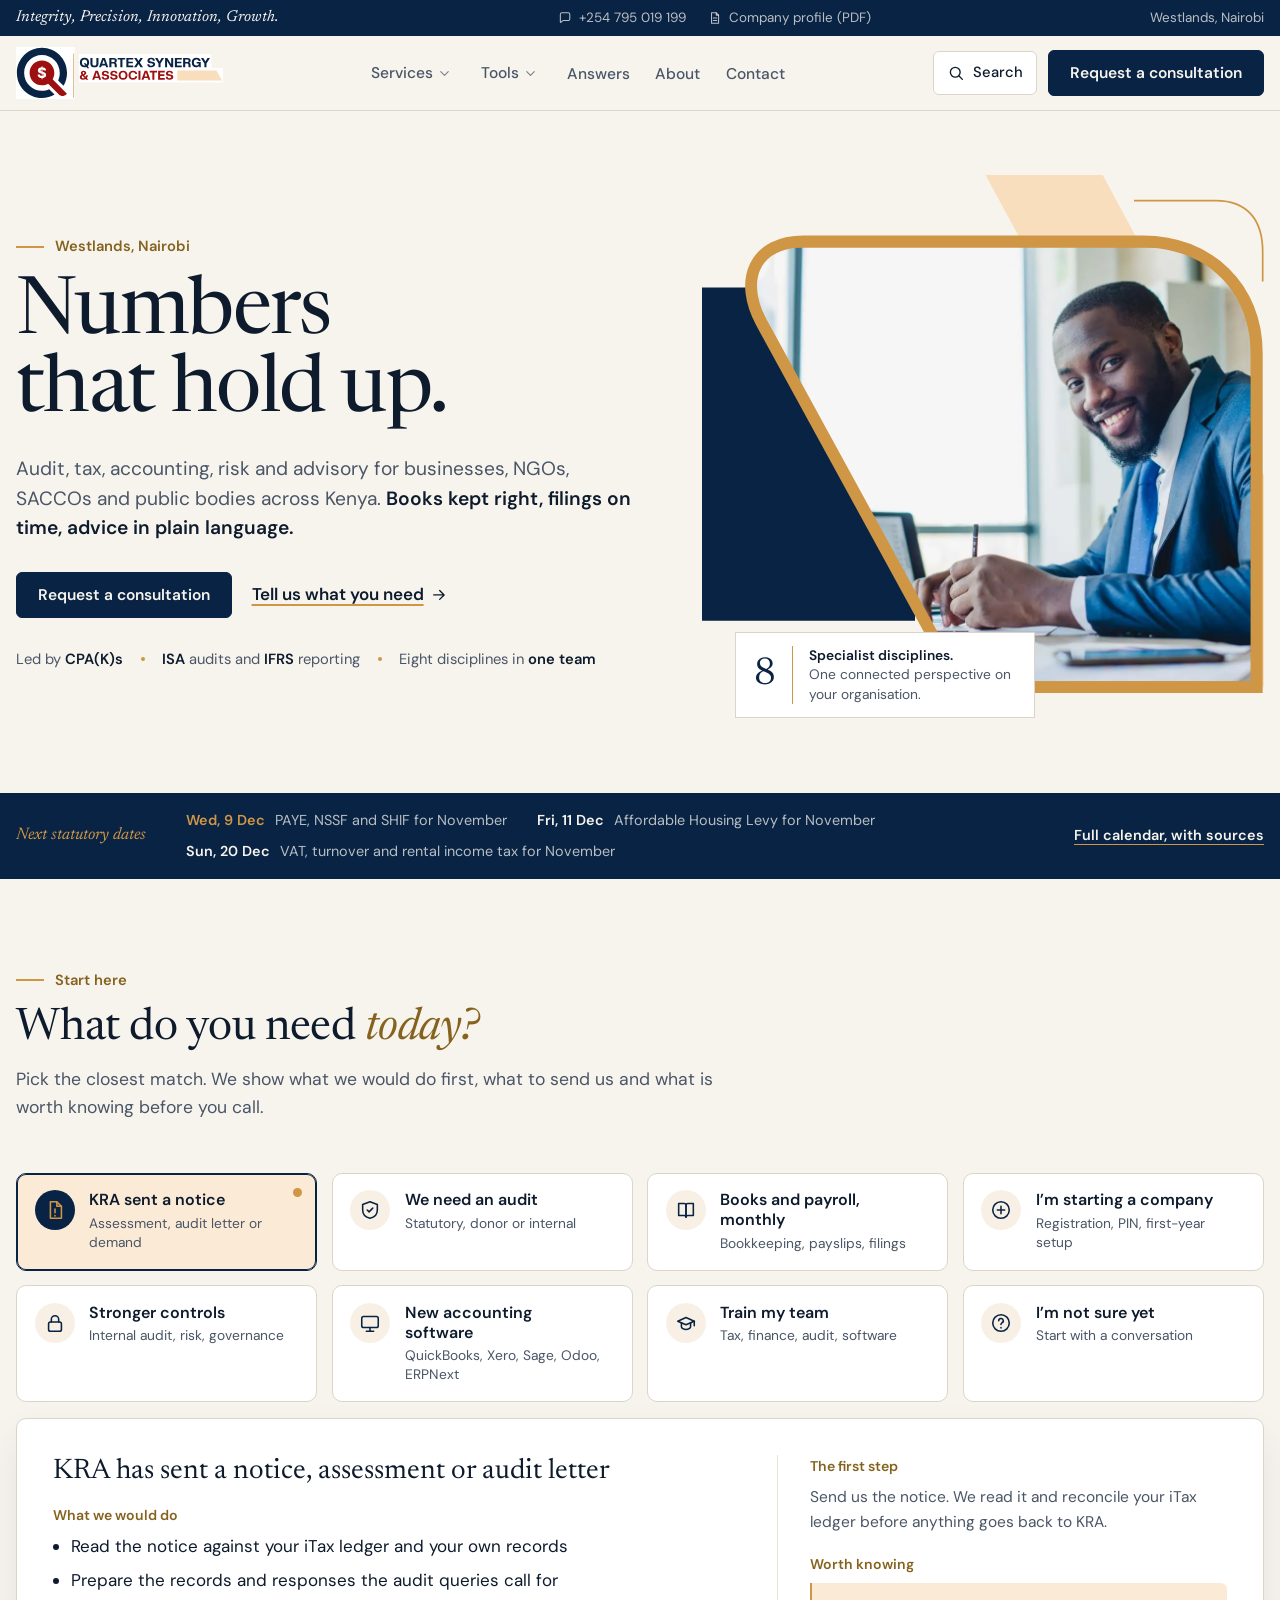
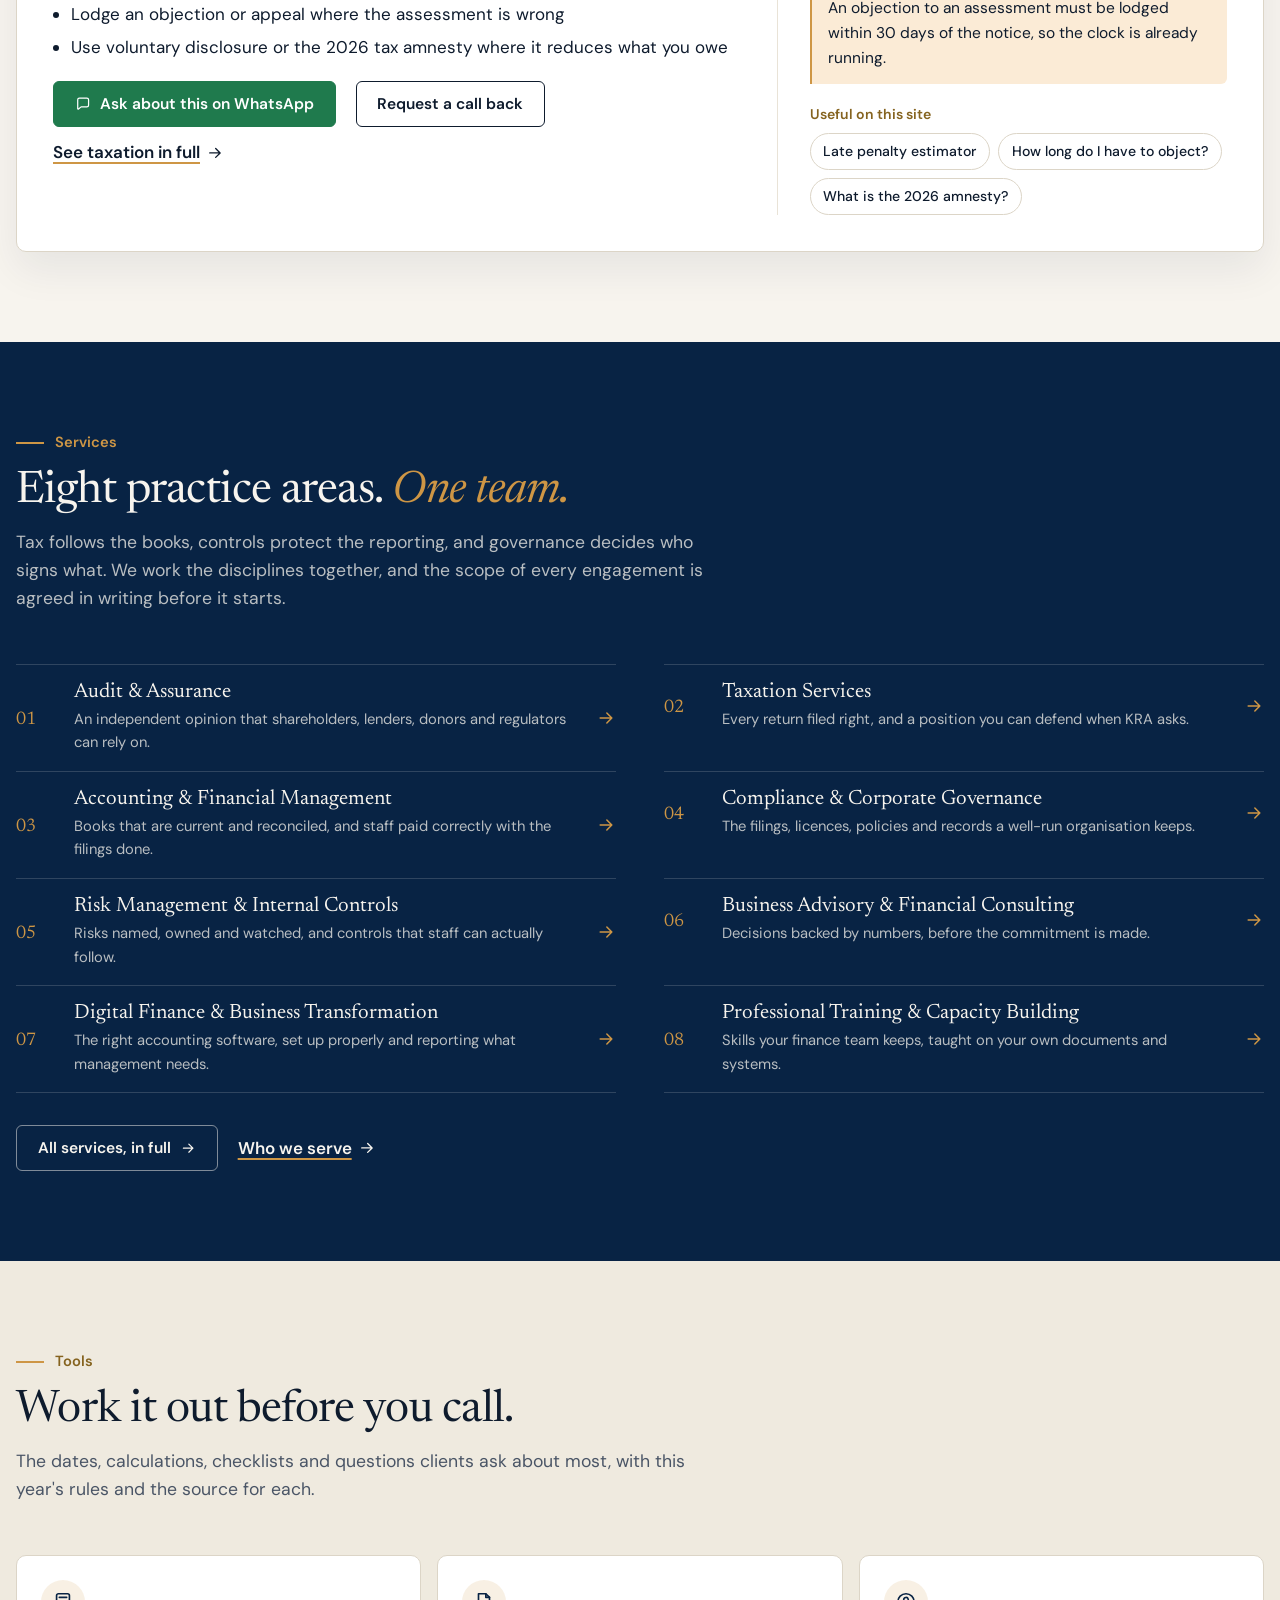
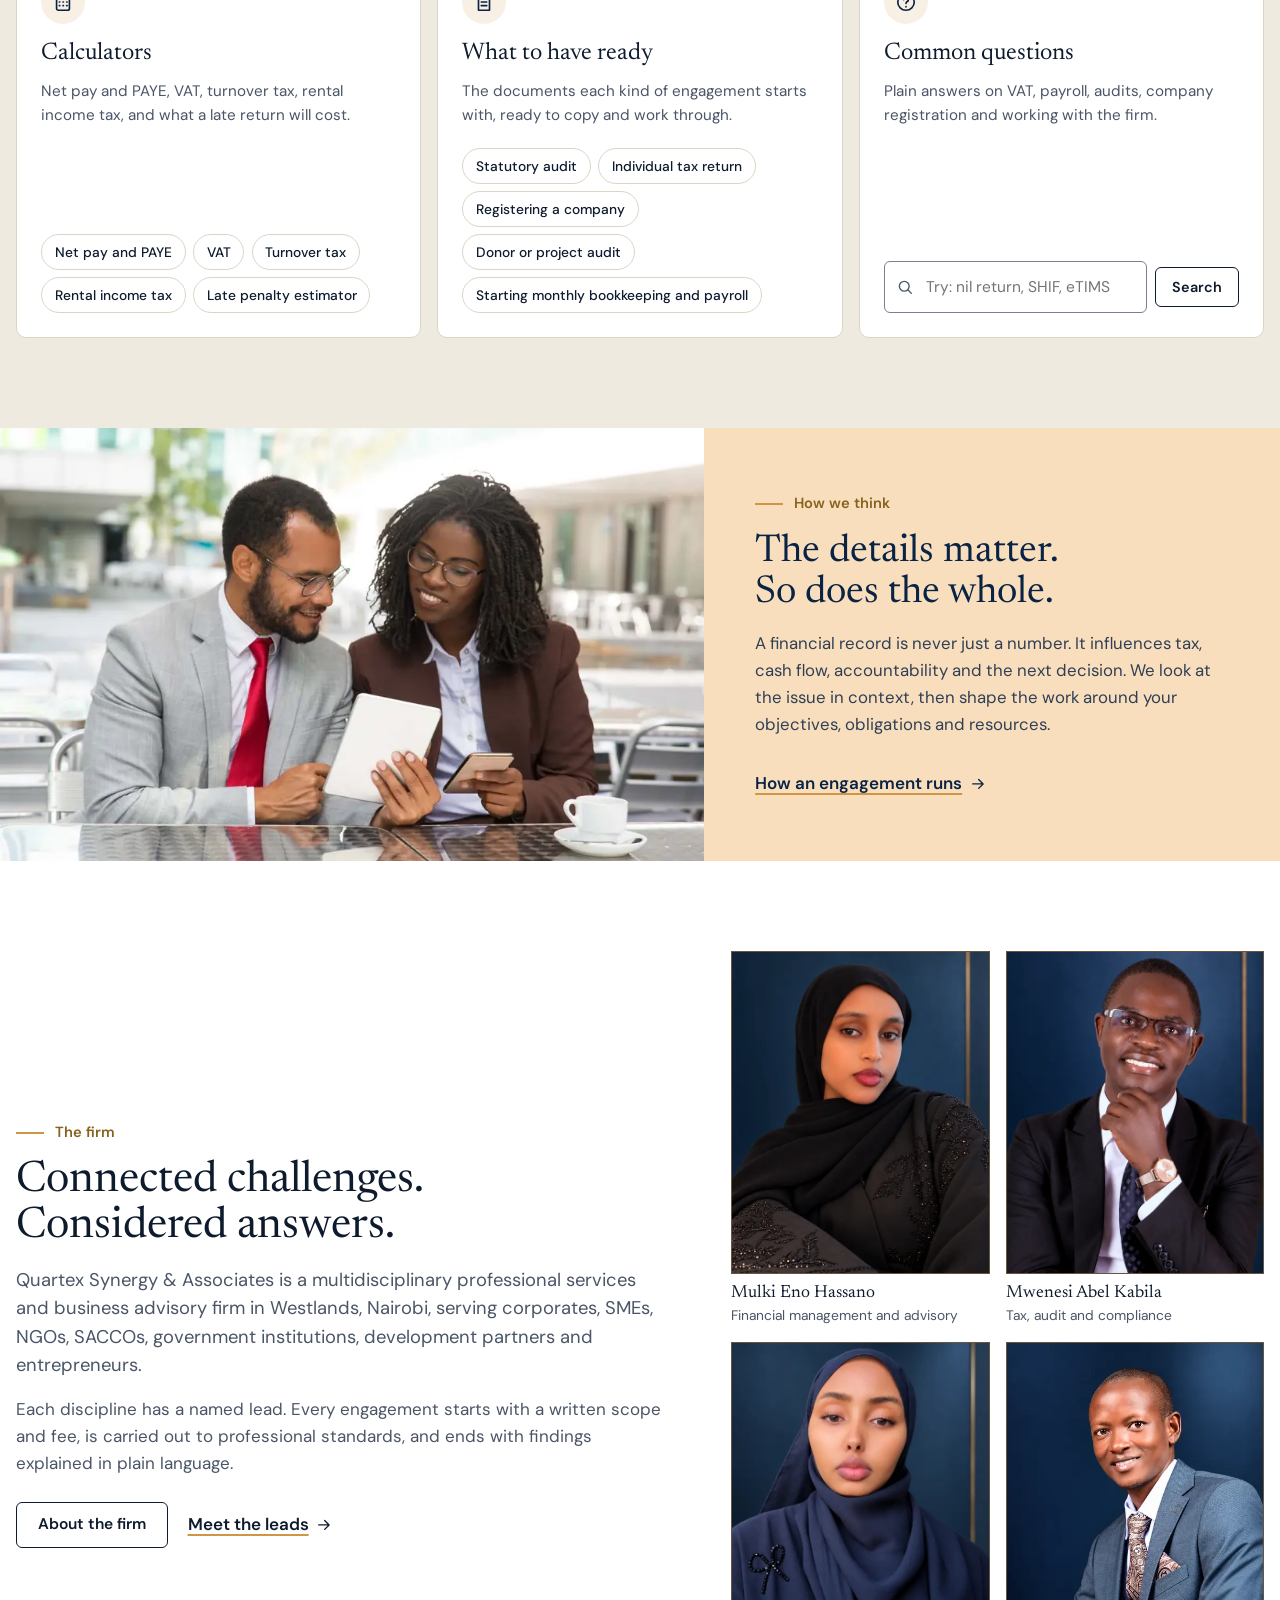
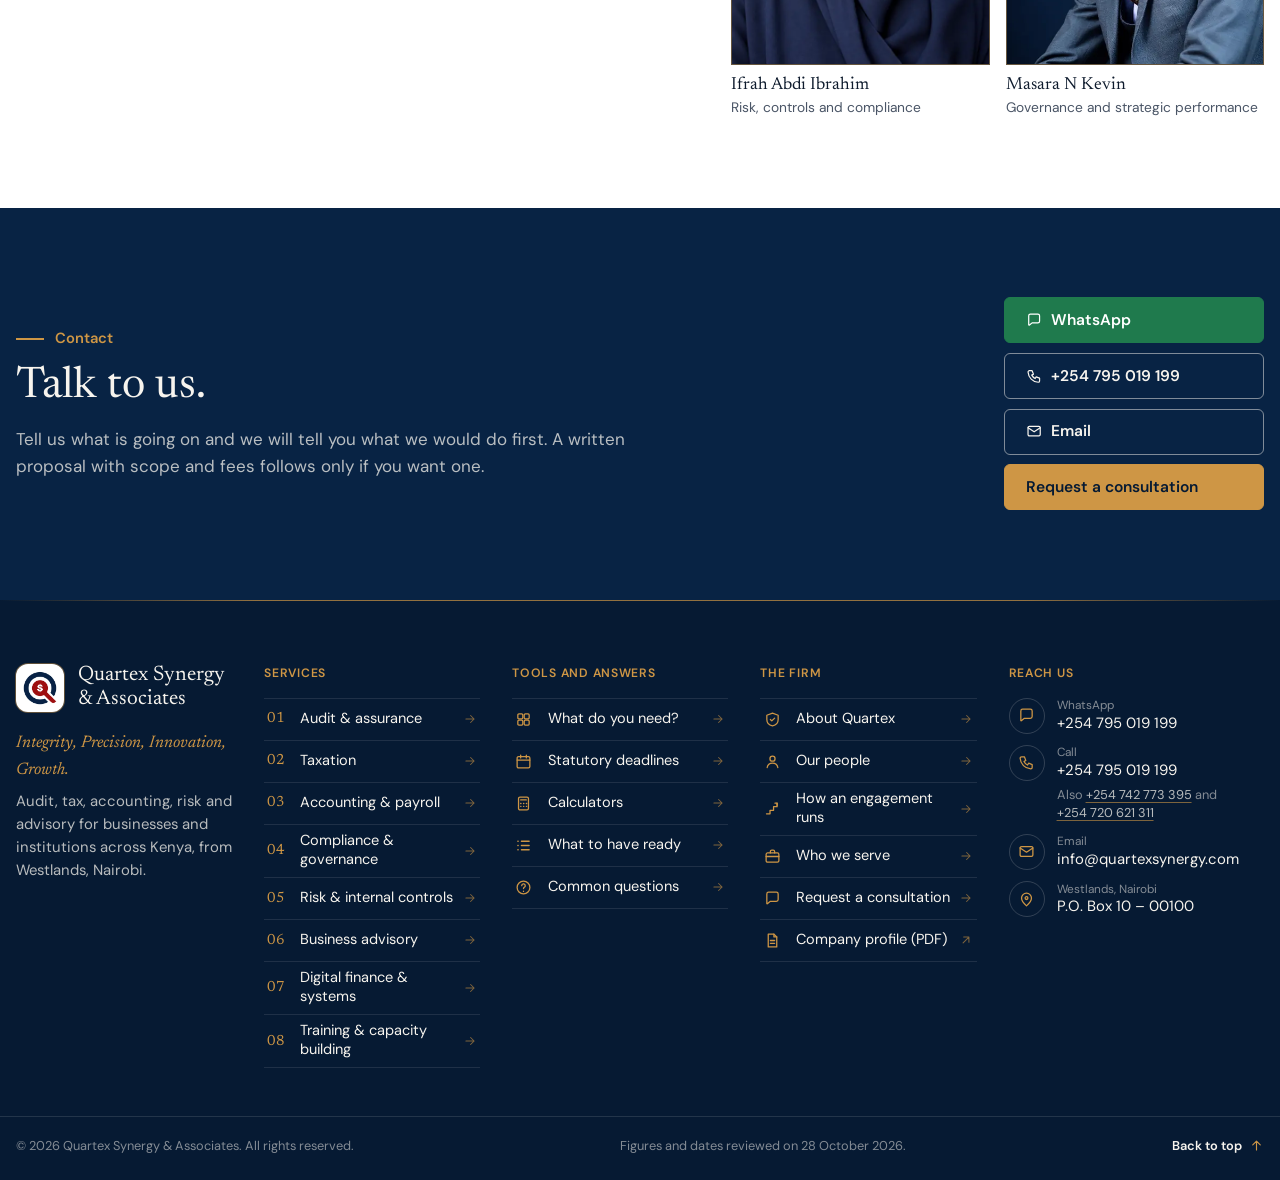
<file: index.html>
<!doctype html>
<html lang="en-KE">
<head>
  <script>document.documentElement.className += " js";</script>
  <meta charset="utf-8">
  <meta name="viewport" content="width=device-width, initial-scale=1, viewport-fit=cover">
  <meta name="theme-color" content="#082344">
  <meta name="robots" content="noindex, nofollow">
  <title>Quartex Synergy &amp; Associates — Audit, tax, accounting and advisory, Nairobi</title>
  <meta name="description" content="Audit, tax, accounting, risk and business advisory for businesses, NGOs, SACCOs and public institutions across Kenya, from a Westlands, Nairobi firm led by CPA(K)s. Live statutory deadlines, calculators, checklists and plain answers.">
  <!-- Public origin: set siteUrl in content.js and search the package for quartexsynergy.com before going live on the final domain. -->
  <link rel="canonical" href="https://quartexsynergy.com/">
  <meta property="og:type" content="website">
  <meta property="og:site_name" content="Quartex Synergy &amp; Associates">
  <meta property="og:title" content="Quartex Synergy &amp; Associates — Audit, tax, accounting and advisory, Nairobi">
  <meta property="og:description" content="Audit, tax, accounting, risk and business advisory for businesses, NGOs, SACCOs and public institutions across Kenya, from a Westlands, Nairobi firm led by CPA(K)s. Live statutory deadlines, calculators, checklists and plain answers.">
  <meta property="og:url" content="https://quartexsynergy.com/">
  <meta property="og:image" content="https://quartexsynergy.com/assets/og-image.jpg">
  <meta property="og:image:width" content="1200">
  <meta property="og:image:height" content="630">
  <meta name="twitter:card" content="summary_large_image">
  <link rel="icon" type="image/png" sizes="32x32" href="assets/favicon-32.png">
  <link rel="icon" type="image/webp" href="assets/quartex-mark.webp">
  <link rel="apple-touch-icon" href="assets/apple-touch-icon.png">
  <link rel="preload" as="font" href="assets/fonts/dm-sans.woff2" type="font/woff2" crossorigin>
  <link rel="preload" as="image" href="assets/editorial/cover-advisory-hero.webp" fetchpriority="high">
  <link rel="preconnect" href="https://fonts.googleapis.com">
  <link rel="preconnect" href="https://fonts.gstatic.com" crossorigin>
  <link rel="stylesheet" href="https://fonts.googleapis.com/css2?family=Newsreader:ital,opsz,wght@0,6..72,400;0,6..72,500;1,6..72,400&display=swap">
  <link rel="stylesheet" href="assets/fonts/fonts.css">
  <link rel="stylesheet" href="styles.css?v=9b1e788c88">
  <script defer src="content.js?v=9b1e788c88"></script>
  <script defer src="app.js?v=9b1e788c88"></script>
  <script type="application/ld+json">
  {"@context":"https://schema.org","@type":"AccountingService","name":"Quartex Synergy & Associates","alternateName":"Quartex","url":"https://quartexsynergy.com/","logo":"https://quartexsynergy.com/assets/apple-touch-icon.png","image":"https://quartexsynergy.com/assets/og-image.jpg","description":"A multidisciplinary professional services and business advisory firm providing audit, taxation, accounting, risk management, regulatory compliance, corporate advisory and business transformation services in Kenya.","email":"info@quartexsynergy.com","telephone":"+254795019199","address":{"@type":"PostalAddress","addressLocality":"Westlands","addressRegion":"Nairobi","addressCountry":"KE","postOfficeBoxNumber":"10 – 00100"},"areaServed":{"@type":"Country","name":"Kenya"},"slogan":"Integrity, Precision, Innovation, Growth."}
  </script>
</head>
<body data-page="index">
<svg class="svg-defs" xmlns="http://www.w3.org/2000/svg" aria-hidden="true"><defs>
  <symbol id="i-notice" viewBox="0 0 24 24"><path d="M7 3h7l5 5v13H7z"/><path d="M14 3v5h5"/><path d="M12 11v4"/><path d="M12 18v.5"/></symbol>
  <symbol id="i-shield" viewBox="0 0 24 24"><path d="M12 3l8 3v6c0 5-3.5 8-8 9-4.5-1-8-4-8-9V6z"/><path d="M9 12l2 2 4-4"/></symbol>
  <symbol id="i-book" viewBox="0 0 24 24"><path d="M4 5h6a2 2 0 0 1 2 2v13a2 2 0 0 0-2-2H4z"/><path d="M20 5h-6a2 2 0 0 0-2 2v13a2 2 0 0 1 2-2h6z"/></symbol>
  <symbol id="i-plus" viewBox="0 0 24 24"><circle cx="12" cy="12" r="9"/><path d="M12 8v8M8 12h8"/></symbol>
  <symbol id="i-lock" viewBox="0 0 24 24"><rect x="5" y="11" width="14" height="10" rx="2"/><path d="M8 11V8a4 4 0 0 1 8 0v3"/></symbol>
  <symbol id="i-screen" viewBox="0 0 24 24"><rect x="3" y="5" width="18" height="12" rx="2"/><path d="M8 21h8M12 17v4"/></symbol>
  <symbol id="i-cap" viewBox="0 0 24 24"><path d="M3 10l9-4 9 4-9 4z"/><path d="M7 12v4c0 1.5 2.5 3 5 3s5-1.5 5-3v-4"/><path d="M21 10v5"/></symbol>
  <symbol id="i-help" viewBox="0 0 24 24"><circle cx="12" cy="12" r="9"/><path d="M9.5 9.5a2.5 2.5 0 1 1 3.5 2.3c-.7.4-1 1-1 1.7"/><path d="M12 17v.5"/></symbol>
  <symbol id="i-chat" viewBox="0 0 24 24"><path d="M4 5.5A2.5 2.5 0 0 1 6.5 3h11A2.5 2.5 0 0 1 20 5.5v8a2.5 2.5 0 0 1-2.5 2.5H9l-4.3 3.4A.6.6 0 0 1 4 19V5.5z"/></symbol>
  <symbol id="i-phone" viewBox="0 0 24 24"><path d="M5 4h4l2 5-2.5 1.5a11 11 0 0 0 5 5L15 13l5 2v4a2 2 0 0 1-2 2A16 16 0 0 1 3 6a2 2 0 0 1 2-2z"/></symbol>
  <symbol id="i-mail" viewBox="0 0 24 24"><rect x="3" y="5" width="18" height="14" rx="2"/><path d="M3 7l9 6 9-6"/></symbol>
  <symbol id="i-search" viewBox="0 0 24 24"><circle cx="11" cy="11" r="6.5"/><path d="M16 16l4.5 4.5"/></symbol>
  <symbol id="i-pin" viewBox="0 0 24 24"><path d="M19 10c0 5-7 11-7 11S5 15 5 10a7 7 0 1 1 14 0Z"/><circle cx="12" cy="10" r="2"/></symbol>
  <symbol id="i-doc" viewBox="0 0 24 24"><path d="M6 3h8l4 4v14H6z"/><path d="M14 3v4h4"/><path d="M9 12h6M9 16h6"/></symbol>
  <symbol id="i-close" viewBox="0 0 24 24"><path d="m6 6 12 12M6 18 18 6"/></symbol>
  <symbol id="i-plus-s" viewBox="0 0 24 24"><path d="M12 5v14M5 12h14"/></symbol>
  <symbol id="i-arrow" viewBox="0 0 24 24"><path d="M5 12h14M13 6l6 6-6 6"/></symbol>
  <symbol id="i-out" viewBox="0 0 24 24"><path d="M7 17 17 7M8 7h9v9"/></symbol>
  <symbol id="i-home" viewBox="0 0 24 24"><path d="M3 11l9-7 9 7"/><path d="M5 10v10h5v-6h4v6h5V10"/></symbol>
  <symbol id="i-calc" viewBox="0 0 24 24"><rect x="5" y="3" width="14" height="18" rx="2"/><path d="M8 7h8"/><path d="M8 12h.5M12 12h.5M16 12h.5M8 16h.5M12 16h.5M16 16h.5"/></symbol>
  <symbol id="i-check" viewBox="0 0 24 24"><path d="m5 12 4 4L19 6"/></symbol>
  <symbol id="i-briefcase" viewBox="0 0 24 24"><rect x="3" y="7" width="18" height="13" rx="2"/><path d="M9 7V5a2 2 0 0 1 2-2h2a2 2 0 0 1 2 2v2"/><path d="M3 12h18"/></symbol>
  <symbol id="i-chev" viewBox="0 0 24 24"><path d="m6 9 6 6 6-6"/></symbol>
  <symbol id="i-menu" viewBox="0 0 24 24"><path d="M4 7h16M4 12h16M4 17h16"/></symbol>
  <symbol id="i-grid" viewBox="0 0 24 24"><rect x="4" y="4" width="7" height="7" rx="1.5"/><rect x="13" y="4" width="7" height="7" rx="1.5"/><rect x="4" y="13" width="7" height="7" rx="1.5"/><rect x="13" y="13" width="7" height="7" rx="1.5"/></symbol>
  <symbol id="i-calendar" viewBox="0 0 24 24"><rect x="3" y="5" width="18" height="16" rx="2"/><path d="M3 10h18M8 3v4M16 3v4"/></symbol>
  <symbol id="i-user" viewBox="0 0 24 24"><circle cx="12" cy="8" r="3.6"/><path d="M4.5 20.5c.6-3.9 3.7-6.3 7.5-6.3s6.9 2.4 7.5 6.3"/></symbol>
  <symbol id="i-steps" viewBox="0 0 24 24"><path d="M3.5 19.5h5v-5h5v-5h5v-5"/><path d="M15.5 4.5h3v3"/></symbol>
  <symbol id="i-list" viewBox="0 0 24 24"><path d="M9 6h11M9 12h11M9 18h11"/><path d="M4 6h.5M4 12h.5M4 18h.5"/></symbol>
</defs></svg>

<a class="skip" href="#main">Skip to content</a>

<div class="utility">
  <div class="wrap">
    <span class="tag">Integrity, Precision, Innovation, Growth.</span>
    <nav aria-label="Quick contact">
      <a href="https://wa.me/254795019199?text=Hello%20Quartex%2C%20I%27d%20like%20to%20talk%20about%20my%20accounts." target="_blank" rel="noopener"><svg class="icon"><use href="#i-chat"/></svg>+254 795 019 199</a>
      <a href="assets/Quartex-Company-Profile.pdf" target="_blank" rel="noopener"><svg class="icon"><use href="#i-doc"/></svg>Company profile (PDF)</a>
    </nav>
    <span class="loc">Westlands, Nairobi</span>
  </div>
</div>

<header class="site-head" id="top">
  <div class="wrap">
    <a class="brand" href="index.html" aria-label="Quartex Synergy &amp; Associates, home"><img src="assets/quartex-official-logo.svg" alt="Quartex Synergy &amp; Associates" width="474" height="119"></a>
    <nav class="primary" id="primary-nav" aria-label="Site">
      <ul>
        <li class="has-menu"><a href="services.html">Services</a><button class="mega-btn" type="button" aria-expanded="false" aria-controls="mega-services" aria-label="Open the services menu"><svg class="icon"><use href="#i-chev"/></svg></button><div class="mega" id="mega-services" hidden></div></li>
        <li class="has-menu"><a href="tools.html">Tools</a><button class="mega-btn" type="button" aria-expanded="false" aria-controls="mega-tools" aria-label="Open the tools menu"><svg class="icon"><use href="#i-chev"/></svg></button><div class="mega" id="mega-tools" hidden></div></li>
        <li><a href="answers.html">Answers</a></li>
        <li><a href="about.html">About</a></li>
        <li><a href="contact.html">Contact</a></li>
      </ul>
    </nav>
    <div class="head-actions">
      <button class="search-btn" id="search-btn" type="button" aria-label="Search the site"><svg class="icon"><use href="#i-search"/></svg><span>Search</span></button>
      <a class="btn btn-primary head-cta" href="contact.html">Request a consultation</a>
      <button class="menu-btn" id="menu-btn" type="button" aria-expanded="false" aria-controls="menu-sheet"><svg class="icon"><use href="#i-menu"/></svg><span>Menu</span></button>
    </div>
    <div class="progress" id="progress" aria-hidden="true"></div>
  </div>
  <div class="menu-sheet" id="menu-sheet" hidden>
    <nav class="wrap" id="menu-sheet-nav" aria-label="All pages">
      <ul class="ms-fallback">
        <li><a href="index.html" aria-current="page">Home</a></li>
        <li><a href="services.html">Services</a></li>
        <li><a href="tools.html">Tools</a></li>
        <li><a href="answers.html">Answers</a></li>
        <li><a href="about.html">About</a></li>
        <li><a href="contact.html">Contact</a></li>
      </ul>
    </nav>
  </div>
</header>

<main id="main">

<section class="hero" id="hero" aria-labelledby="hero-title">
  <div class="wrap">
    <div class="hero-copy">
      <span class="kicker">Westlands, Nairobi</span>
      <h1 id="hero-title">Numbers that hold up.</h1>
      <p class="lede">Audit, tax, accounting, risk and advisory for businesses, NGOs, SACCOs and public bodies across Kenya. <strong>Books kept right, filings on time, advice in plain language.</strong></p>
      <div class="cta-row">
        <a class="btn btn-primary" href="contact.html">Request a consultation</a>
        <a class="textlink" href="#start">Tell us what you need <svg class="icon"><use href="#i-arrow"/></svg></a>
      </div>
      <ul class="facts">
        <li><span>Led by <b>CPA(K)s</b></span></li>
        <li><span><b>ISA</b> audits and <b>IFRS</b> reporting</span></li>
        <li><span>Eight disciplines in <b>one team</b></span></li>
      </ul>
    </div>
    <div class="hero-visual">
      <svg class="hero-art" viewBox="0 0 660 650" role="img" aria-labelledby="hero-art-title">
        <title id="hero-art-title">A business professional reviewing financial information at a desk, framed by the firm's navy, gold and peach geometry</title>
        <defs><clipPath id="hero-clip"><path d="M119 85H518C591 85 644 136 644 209V594H369C326 594 300 580 279 541L76 170C51 123 68 85 119 85Z"/></clipPath></defs>
        <path d="M292-75H430L680 390V640L292-75Z" fill="#F9DEBD"/>
        <path d="M0 132H143C215 132 250 181 250 247V523H0Z" fill="#082344"/>
        <path d="M119 85H518C591 85 644 136 644 209V594H369C326 594 300 580 279 541L76 170C51 123 68 85 119 85Z" fill="#CE9645" stroke="#CE9645" stroke-width="28"/>
        <g clip-path="url(#hero-clip)"><image href="assets/editorial/cover-advisory-hero.webp" x="0" y="72" width="800" height="540" preserveAspectRatio="xMidYMid slice" transform="translate(800 0) scale(-1 1)"/></g>
        <path d="M507 30H603C641 30 658 54 658 90V125" fill="none" stroke="#CE9645" stroke-width="2"/>
      </svg>
      <svg class="hero-art-m" viewBox="40 60 620 560" role="img" aria-label="A business professional reviewing financial information at a desk, framed by the firm's navy, gold and peach geometry">
        <defs><clipPath id="hero-clip-m"><path d="M119 85H518C591 85 644 136 644 209V594H369C326 594 300 580 279 541L76 170C51 123 68 85 119 85Z"/></clipPath></defs>
        <path d="M292-75H430L680 390V640L292-75Z" fill="#F9DEBD"/>
        <path d="M0 132H143C215 132 250 181 250 247V523H0Z" fill="#082344"/>
        <path d="M119 85H518C591 85 644 136 644 209V594H369C326 594 300 580 279 541L76 170C51 123 68 85 119 85Z" fill="#CE9645" stroke="#CE9645" stroke-width="28"/>
        <g clip-path="url(#hero-clip-m)"><image href="assets/editorial/cover-advisory-hero.webp" x="0" y="72" width="800" height="540" preserveAspectRatio="xMidYMid slice" transform="translate(800 0) scale(-1 1)"/></g>
      </svg>
      <div class="hero-note"><span class="num">8</span><p><strong>Specialist disciplines.</strong><br>One connected perspective on your organisation.</p></div>
    </div>
  </div>
</section>

<aside class="strip" aria-labelledby="strip-title">
  <div class="wrap">
    <span class="lbl" id="strip-title">Next statutory dates</span>
    <ul id="strip-list">
      <li><b>By the 9th</b><span>PAYE, NSSF and SHIF for the previous month</span></li>
      <li><b>9th working day</b><span>Affordable Housing Levy</span></li>
      <li><b>By the 20th</b><span>VAT, turnover and rental income tax</span></li>
    </ul>
    <a href="tools.html#deadlines">Full calendar, with sources</a>
  </div>
</aside>

<section class="section" id="start" aria-labelledby="start-title">
  <div class="wrap">
    <div class="sec-head">
      <span class="kicker">Start here</span>
      <h2 id="start-title">What do you need <em>today?</em></h2>
      <p>Pick the closest match. We show what we would do first, what to send us and what is worth knowing before you call.</p>
    </div>
    <ul class="tiles" id="tiles" role="list"></ul>
    <div class="panel" id="panel" aria-live="polite">
      <div>
        <h3 id="p-title"></h3>
        <h4>What we would do</h4>
        <ul class="do" id="p-do"></ul>
        <div class="cta-row">
          <a class="btn btn-wa" id="p-wa" href="contact.html" target="_blank" rel="noopener"><svg class="icon"><use href="#i-chat"/></svg>Ask about this on WhatsApp</a>
          <a class="btn btn-outline" id="p-form" href="contact.html">Request a call back</a>
          <a class="textlink" id="p-service" href="services.html">See the full service <svg class="icon"><use href="#i-arrow"/></svg></a>
        </div>
      </div>
      <div class="aside">
        <h4>The first step</h4>
        <p id="p-first"></p>
        <h4>Worth knowing</h4>
        <p id="p-know"></p>
        <h4>Useful on this site</h4>
        <ul class="related" id="p-tools"></ul>
      </div>
    </div>
  </div>
</section>

<section class="section on-navy" id="services" aria-labelledby="services-title">
  <div class="wrap">
    <div class="sec-head">
      <span class="kicker">Services</span>
      <h2 id="services-title">Eight practice areas. <em>One team.</em></h2>
      <p>Tax follows the books, controls protect the reporting, and governance decides who signs what. We work the disciplines together, and the scope of every engagement is agreed in writing before it starts.</p>
    </div>
    <ul class="svc-mini" id="svc-mini"></ul>
    <div class="cta-row" style="margin-top:2rem"><a class="btn btn-light" href="services.html">All services, in full <svg class="icon"><use href="#i-arrow"/></svg></a><a class="textlink" href="services.html#who">Who we serve <svg class="icon"><use href="#i-arrow"/></svg></a></div>
  </div>
</section>

<section class="section section-tint" id="tools" aria-labelledby="tools-title">
  <div class="wrap">
    <div class="sec-head">
      <span class="kicker">Tools</span>
      <h2 id="tools-title">Work it out before you call.</h2>
      <p>The dates, calculations, checklists and questions clients ask about most, with this year's rules and the source for each.</p>
    </div>
    <div class="tool-cards">
      <article class="tool-card">
        <span class="tc-icon"><svg class="icon"><use href="#i-calc"/></svg></span>
        <h3><a href="tools.html#calculators">Calculators</a></h3>
        <p>Net pay and PAYE, VAT, turnover tax, rental income tax, and what a late return will cost.</p>
        <ul class="chip-links" id="calc-links"></ul>
      </article>
      <article class="tool-card">
        <span class="tc-icon"><svg class="icon"><use href="#i-doc"/></svg></span>
        <h3><a href="tools.html#checklists">What to have ready</a></h3>
        <p>The documents each kind of engagement starts with, ready to copy and work through.</p>
        <ul class="chip-links" id="check-links"></ul>
      </article>
      <article class="tool-card">
        <span class="tc-icon"><svg class="icon"><use href="#i-help"/></svg></span>
        <h3><a href="answers.html">Common questions</a></h3>
        <p>Plain answers on VAT, payroll, audits, company registration and working with the firm.</p>
        <form class="mini-search" id="home-qa-search" action="answers.html"><div class="search"><svg class="icon"><use href="#i-search"/></svg><input type="search" id="home-qa-q" placeholder="Try: nil return, SHIF, eTIMS" aria-label="Search the answers"></div><button class="btn btn-outline btn-sm" type="submit">Search</button></form>
      </article>
    </div>
  </div>
</section>

<section class="band" aria-labelledby="band-title">
  <div class="photo"><img src="assets/editorial/advisory-conversation-1600.webp" srcset="assets/editorial/advisory-conversation-900.webp 900w, assets/editorial/advisory-conversation-1600.webp 1600w" sizes="(max-width: 980px) 100vw, 55vw" alt="Two professionals discussing information on a tablet" width="1600" height="1066" loading="lazy" decoding="async"></div>
  <div class="text">
    <span class="kicker">How we think</span>
    <h2 id="band-title">The details matter. So does the whole.</h2>
    <p>A financial record is never just a number. It influences tax, cash flow, accountability and the next decision. We look at the issue in context, then shape the work around your objectives, obligations and resources.</p>
    <a class="textlink" href="about.html#process">How an engagement runs <svg class="icon"><use href="#i-arrow"/></svg></a>
  </div>
</section>

<section class="section section-white" id="firm" aria-labelledby="firm-title">
  <div class="wrap">
    <div class="firm-brief">
      <div>
        <span class="kicker">The firm</span>
        <h2 id="firm-title">Connected challenges. Considered answers.</h2>
        <p class="lead">Quartex Synergy &amp; Associates is a multidisciplinary professional services and business advisory firm in Westlands, Nairobi, serving corporates, SMEs, NGOs, SACCOs, government institutions, development partners and entrepreneurs.</p>
        <p>Each discipline has a named lead. Every engagement starts with a written scope and fee, is carried out to professional standards, and ends with findings explained in plain language.</p>
        <div class="cta-row"><a class="btn btn-outline" href="about.html">About the firm</a><a class="textlink" href="about.html#people">Meet the leads <svg class="icon"><use href="#i-arrow"/></svg></a></div>
      </div>
      <ul class="team-mini" id="team-mini"></ul>
    </div>
  </div>
</section>

<section class="section on-navy contact-band" id="contact" aria-labelledby="contact-title">
  <div class="wrap">
    <div class="contact-band-grid">
      <div>
        <span class="kicker">Contact</span>
        <h2 id="contact-title">Talk to us.</h2>
        <p>Tell us what is going on and we will tell you what we would do first. A written proposal with scope and fees follows only if you want one.</p>
      </div>
      <div class="actions">
        <a class="btn btn-wa" href="https://wa.me/254795019199?text=Hello%20Quartex%2C%20I%27d%20like%20to%20talk%20about%20my%20accounts." target="_blank" rel="noopener"><svg class="icon"><use href="#i-chat"/></svg>WhatsApp</a>
        <a class="btn btn-light" href="tel:+254795019199"><svg class="icon"><use href="#i-phone"/></svg>+254 795 019 199</a>
        <a class="btn btn-light" href="mailto:info@quartexsynergy.com?subject=Consultation%20request"><svg class="icon"><use href="#i-mail"/></svg>Email</a>
        <a class="btn btn-gold" href="contact.html">Request a consultation</a>
      </div>
    </div>
  </div>
</section>

</main>

<footer class="foot" id="site-foot">
  <div class="wrap foot-grid">
    <div class="foot-brand">
      <a class="foot-name" href="index.html" aria-label="Quartex Synergy &amp; Associates, home"><span class="foot-mark"><img src="assets/quartex-mark.webp" alt="" width="238" height="240" loading="lazy"></span><span>Quartex Synergy<br>&amp; Associates</span></a>
      <p class="tag">Integrity, Precision, Innovation, Growth.</p>
      <p class="desc">Audit, tax, accounting, risk and advisory for businesses and institutions across Kenya, from Westlands, Nairobi.</p>
    </div>
    <div class="foot-reach">
      <h4>Reach us</h4>
      <ul class="reach">
        <li><a href="https://wa.me/254795019199?text=Hello%20Quartex%2C%20I%27d%20like%20to%20talk%20about%20my%20accounts." target="_blank" rel="noopener"><span class="ri"><svg class="icon"><use href="#i-chat"/></svg></span><span class="rt"><small>WhatsApp</small>+254 795 019 199</span></a></li>
        <li><a href="tel:+254795019199"><span class="ri"><svg class="icon"><use href="#i-phone"/></svg></span><span class="rt"><small>Call</small>+254 795 019 199</span></a><p class="also">Also <a href="tel:+254742773395">+254 742 773 395</a> and <a href="tel:+254720621311">+254 720 621 311</a></p></li>
        <li><a href="mailto:info@quartexsynergy.com"><span class="ri"><svg class="icon"><use href="#i-mail"/></svg></span><span class="rt"><small>Email</small>info@<wbr>quartexsynergy.com</span></a></li>
        <li><a href="https://www.google.com/maps/search/?api=1&amp;query=Westlands%2C%20Nairobi%2C%20Kenya" target="_blank" rel="noopener"><span class="ri"><svg class="icon"><use href="#i-pin"/></svg></span><span class="rt"><small>Westlands, Nairobi</small>P.O. Box 10 &ndash; 00100</span></a></li>
      </ul>
    </div>
    <details class="fgroup fg-1" open>
      <summary><span class="fs-t">Services</span><small class="fs-d">Eight practice areas</small><svg class="icon fs-i" aria-hidden="true"><use href="#i-plus-s"/></svg></summary>
      <ul id="foot-services"></ul>
    </details>
    <details class="fgroup fg-2" open>
      <summary><span class="fs-t">Tools and answers</span><small class="fs-d">Deadlines, calculators, checklists</small><svg class="icon fs-i" aria-hidden="true"><use href="#i-plus-s"/></svg></summary>
      <ul>
        <li><a href="index.html#start"><svg class="icon fl-i" aria-hidden="true"><use href="#i-grid"/></svg><span class="fl-t">What do you need?</span><svg class="icon fl-a" aria-hidden="true"><use href="#i-arrow"/></svg></a></li>
        <li><a href="tools.html#deadlines"><svg class="icon fl-i" aria-hidden="true"><use href="#i-calendar"/></svg><span class="fl-t">Statutory deadlines</span><svg class="icon fl-a" aria-hidden="true"><use href="#i-arrow"/></svg></a></li>
        <li><a href="tools.html#calculators"><svg class="icon fl-i" aria-hidden="true"><use href="#i-calc"/></svg><span class="fl-t">Calculators</span><svg class="icon fl-a" aria-hidden="true"><use href="#i-arrow"/></svg></a></li>
        <li><a href="tools.html#checklists"><svg class="icon fl-i" aria-hidden="true"><use href="#i-list"/></svg><span class="fl-t">What to have ready</span><svg class="icon fl-a" aria-hidden="true"><use href="#i-arrow"/></svg></a></li>
        <li><a href="answers.html"><svg class="icon fl-i" aria-hidden="true"><use href="#i-help"/></svg><span class="fl-t">Common questions</span><svg class="icon fl-a" aria-hidden="true"><use href="#i-arrow"/></svg></a></li>
      </ul>
    </details>
    <details class="fgroup fg-3" open>
      <summary><span class="fs-t">The firm</span><small class="fs-d">About, people and the profile</small><svg class="icon fs-i" aria-hidden="true"><use href="#i-plus-s"/></svg></summary>
      <ul>
        <li><a href="about.html"><svg class="icon fl-i" aria-hidden="true"><use href="#i-shield"/></svg><span class="fl-t">About Quartex</span><svg class="icon fl-a" aria-hidden="true"><use href="#i-arrow"/></svg></a></li>
        <li><a href="about.html#people"><svg class="icon fl-i" aria-hidden="true"><use href="#i-user"/></svg><span class="fl-t">Our people</span><svg class="icon fl-a" aria-hidden="true"><use href="#i-arrow"/></svg></a></li>
        <li><a href="about.html#process"><svg class="icon fl-i" aria-hidden="true"><use href="#i-steps"/></svg><span class="fl-t">How an engagement runs</span><svg class="icon fl-a" aria-hidden="true"><use href="#i-arrow"/></svg></a></li>
        <li><a href="services.html#who"><svg class="icon fl-i" aria-hidden="true"><use href="#i-briefcase"/></svg><span class="fl-t">Who we serve</span><svg class="icon fl-a" aria-hidden="true"><use href="#i-arrow"/></svg></a></li>
        <li><a href="contact.html"><svg class="icon fl-i" aria-hidden="true"><use href="#i-chat"/></svg><span class="fl-t">Request a consultation</span><svg class="icon fl-a" aria-hidden="true"><use href="#i-arrow"/></svg></a></li>
        <li><a href="assets/Quartex-Company-Profile.pdf" target="_blank" rel="noopener"><svg class="icon fl-i" aria-hidden="true"><use href="#i-doc"/></svg><span class="fl-t">Company profile (PDF)</span><svg class="icon fl-a" aria-hidden="true"><use href="#i-out"/></svg></a></li>
      </ul>
    </details>
  </div>
  <div class="wrap foot-bottom">
    <p>&copy; <span id="year">2026</span> Quartex Synergy &amp; Associates. All rights reserved.</p>
    <p>Figures and dates reviewed on <span data-reviewed></span>.</p>
    <a class="foot-up" href="#top" data-to-top>Back to top<svg class="icon" aria-hidden="true"><use href="#i-arrow"/></svg></a>
  </div>
</footer>

<nav class="bottom-bar" aria-label="Quick navigation"><a href="index.html" aria-current="page"><svg class="icon"><use href="#i-home"/></svg><span>Home</span></a><a href="services.html"><svg class="icon"><use href="#i-briefcase"/></svg><span>Services</span></a><a href="tools.html"><svg class="icon"><use href="#i-calc"/></svg><span>Tools</span></a><a href="answers.html"><svg class="icon"><use href="#i-help"/></svg><span>Answers</span></a><a href="contact.html"><svg class="icon"><use href="#i-chat"/></svg><span>Contact</span></a></nav>

<button class="to-top" id="to-top" type="button" aria-label="Back to top" hidden><svg class="icon"><use href="#i-arrow"/></svg></button>

<a class="wa-float" href="https://wa.me/254795019199?text=Hello%20Quartex%2C%20I%27d%20like%20to%20talk%20about%20my%20accounts." target="_blank" rel="noopener" aria-label="Chat with Quartex on WhatsApp"><svg class="icon"><use href="#i-chat"/></svg><span>WhatsApp</span></a>

<dialog class="search-dlg" id="search-dlg" aria-label="Search the site">
  <form class="search-form" id="search-form" role="search">
    <div class="search"><svg class="icon"><use href="#i-search"/></svg><input id="site-search" type="search" placeholder="Search services, deadlines, calculators, checklists, answers" aria-label="Search the site" autocomplete="off"></div>
    <button class="close" type="button" aria-label="Close search" data-close><svg class="icon"><use href="#i-close"/></svg></button>
  </form>
  <div class="search-body">
    <div class="search-hint" id="search-hint">Try: <button type="button" data-q="VAT">VAT</button> <button type="button" data-q="NSSF">NSSF</button> <button type="button" data-q="amnesty">amnesty</button> <button type="button" data-q="objection">objection</button> <button type="button" data-q="audit checklist">audit checklist</button> <button type="button" data-q="payroll">payroll</button></div>
    <ul class="search-results" id="search-results"></ul>
  </div>
</dialog>

<dialog id="dlg" aria-labelledby="dlg-title"><button class="close" type="button" aria-label="Close" data-close><svg class="icon"><use href="#i-close"/></svg></button><div id="dlg-content"></div></dialog>
</body>
</html>
</file>
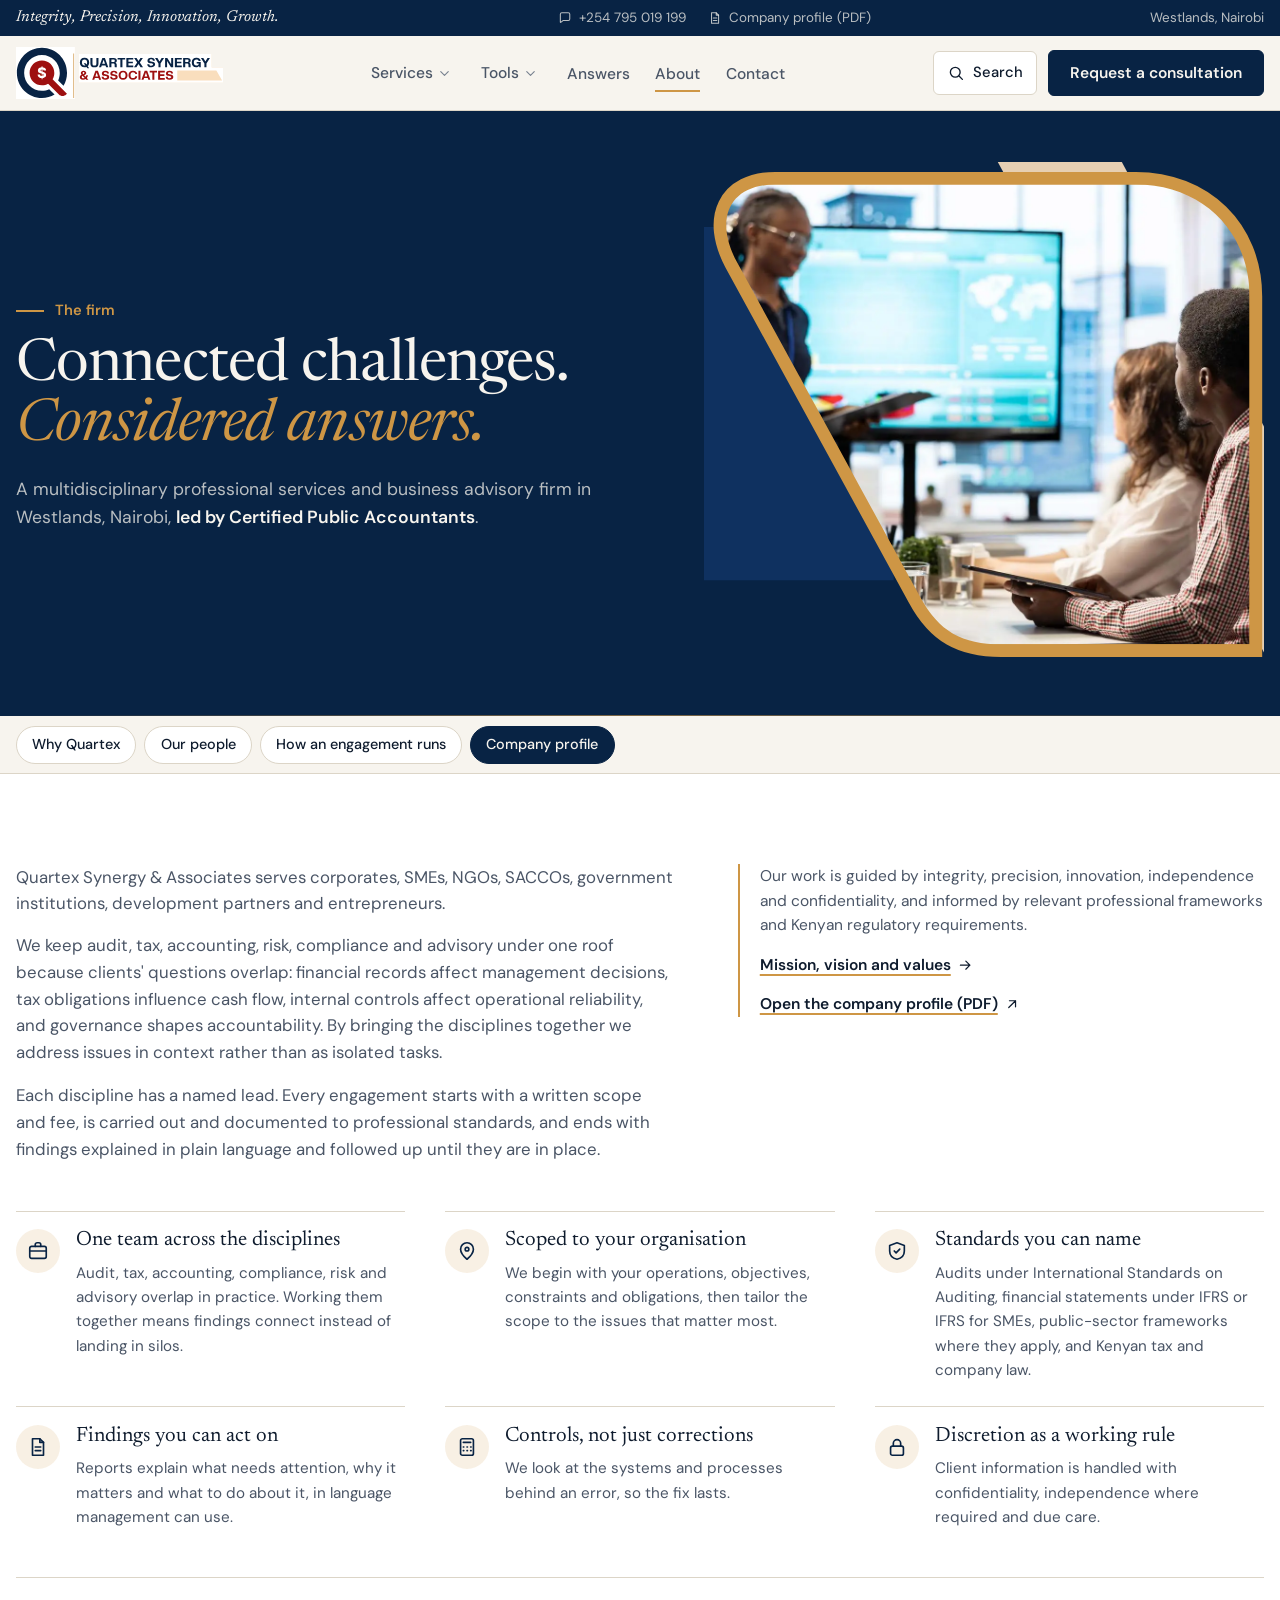
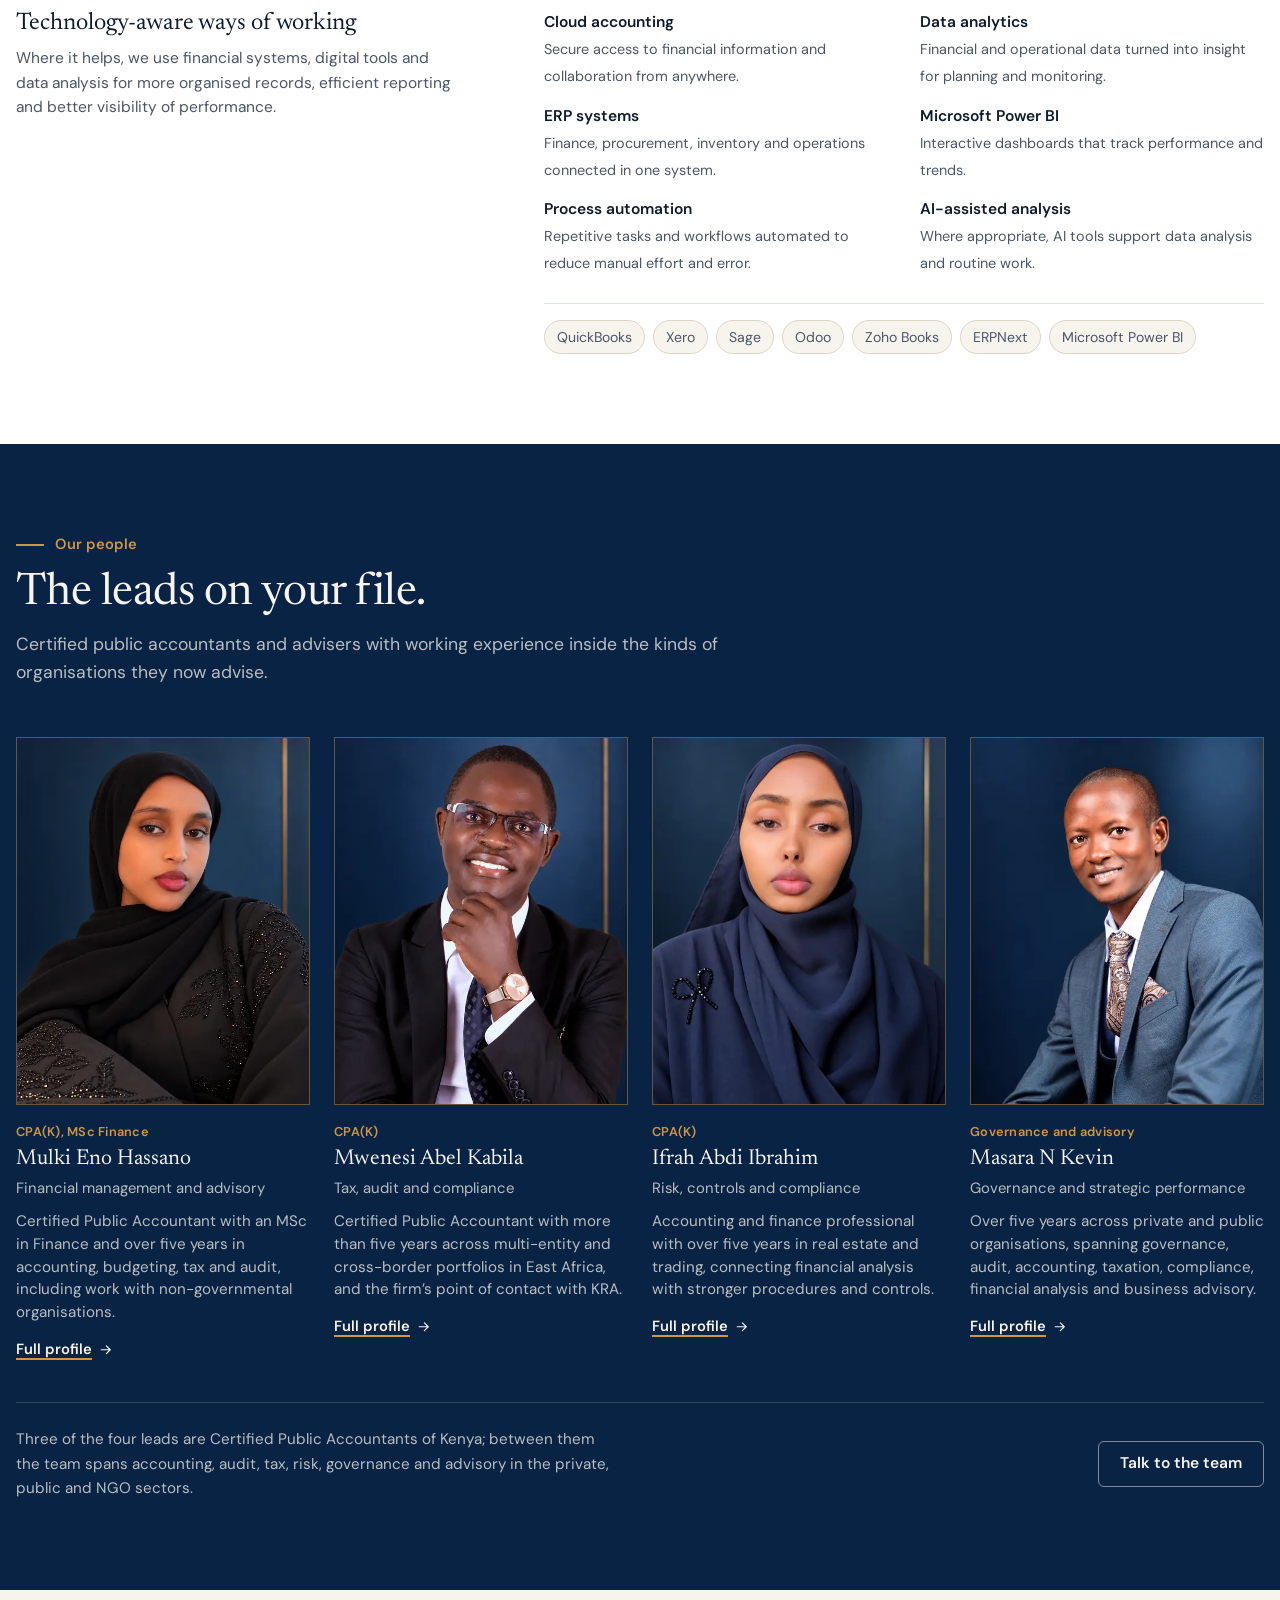
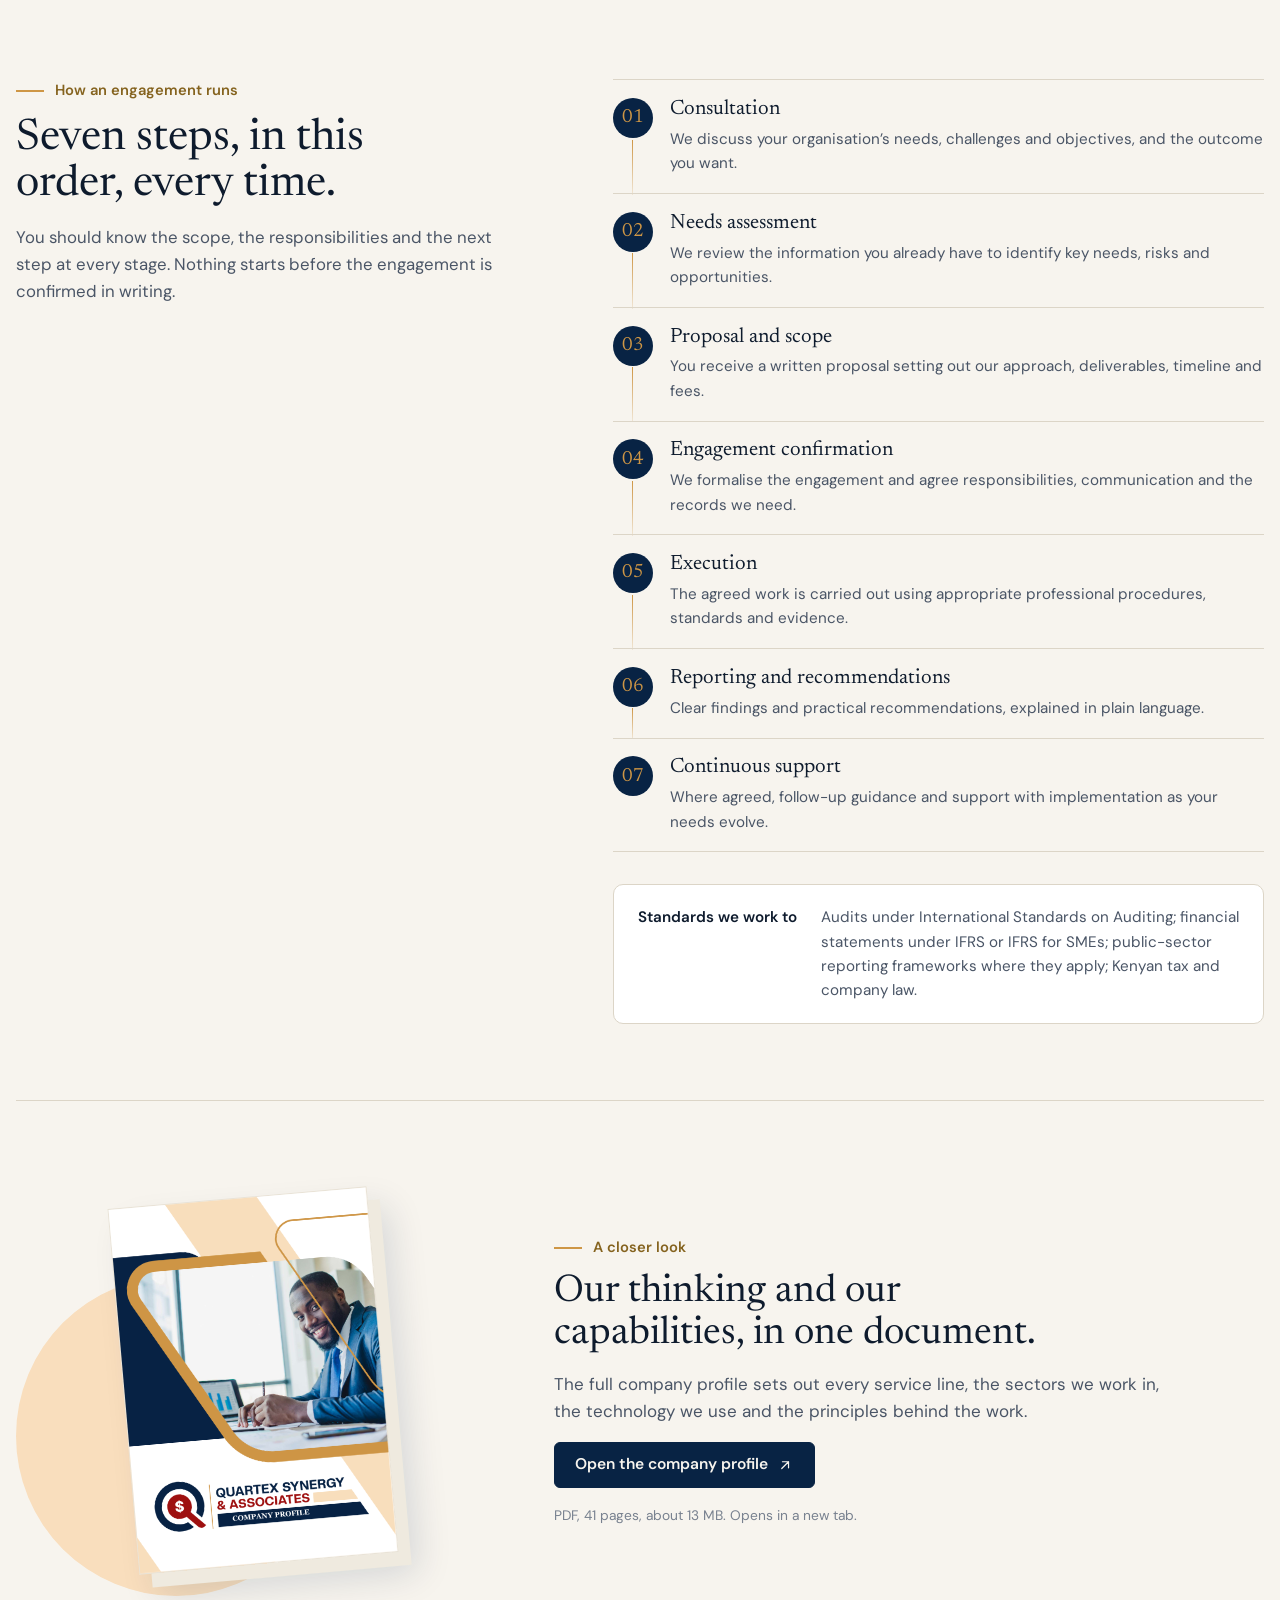
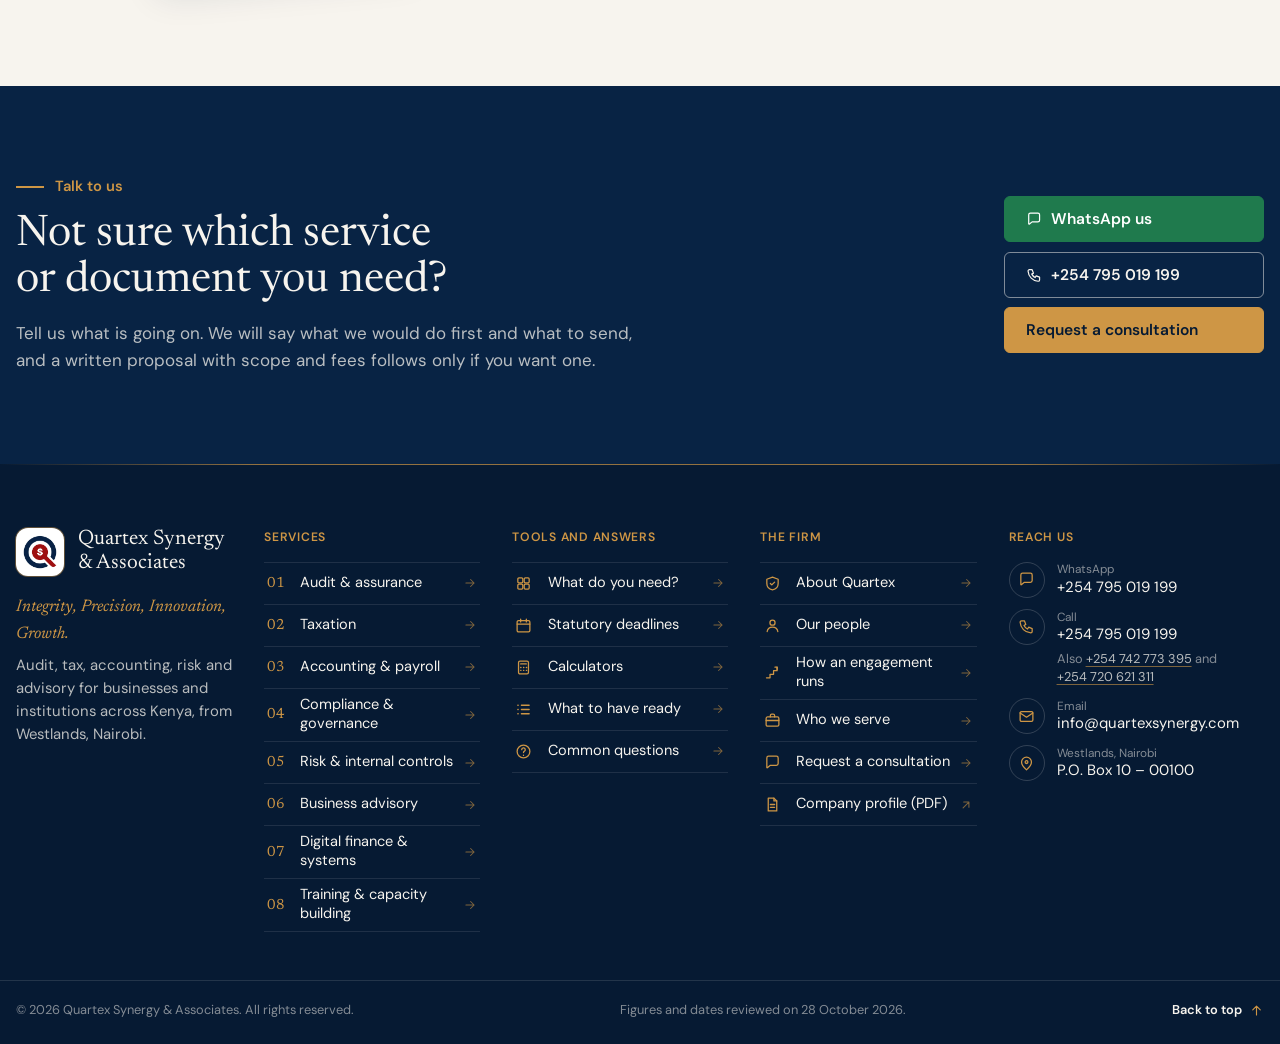
<file: about.html>
<!doctype html>
<html lang="en-KE">
<head>
  <script>document.documentElement.className += " js";</script>
  <meta charset="utf-8">
  <meta name="viewport" content="width=device-width, initial-scale=1, viewport-fit=cover">
  <meta name="theme-color" content="#082344">
  <meta name="robots" content="noindex, nofollow">
  <title>About the firm — Quartex Synergy &amp; Associates</title>
  <meta name="description" content="A multidisciplinary professional services firm in Westlands, Nairobi: why Quartex, the four leads, the seven-step engagement process, standards and the company profile.">
  <!-- Public origin: set siteUrl in content.js and search the package for quartexsynergy.com before going live on the final domain. -->
  <link rel="canonical" href="https://quartexsynergy.com/about.html">
  <meta property="og:type" content="website">
  <meta property="og:site_name" content="Quartex Synergy &amp; Associates">
  <meta property="og:title" content="About the firm — Quartex Synergy &amp; Associates">
  <meta property="og:description" content="A multidisciplinary professional services firm in Westlands, Nairobi: why Quartex, the four leads, the seven-step engagement process, standards and the company profile.">
  <meta property="og:url" content="https://quartexsynergy.com/about.html">
  <meta property="og:image" content="https://quartexsynergy.com/assets/og-image.jpg">
  <meta property="og:image:width" content="1200">
  <meta property="og:image:height" content="630">
  <meta name="twitter:card" content="summary_large_image">
  <link rel="icon" type="image/png" sizes="32x32" href="assets/favicon-32.png">
  <link rel="icon" type="image/webp" href="assets/quartex-mark.webp">
  <link rel="apple-touch-icon" href="assets/apple-touch-icon.png">
  <link rel="preload" as="font" href="assets/fonts/dm-sans.woff2" type="font/woff2" crossorigin>
  <link rel="preconnect" href="https://fonts.googleapis.com">
  <link rel="preconnect" href="https://fonts.gstatic.com" crossorigin>
  <link rel="stylesheet" href="https://fonts.googleapis.com/css2?family=Newsreader:ital,opsz,wght@0,6..72,400;0,6..72,500;1,6..72,400&display=swap">
  <link rel="stylesheet" href="assets/fonts/fonts.css">
  <link rel="stylesheet" href="styles.css?v=9b1e788c88">
  <script defer src="content.js?v=9b1e788c88"></script>
  <script defer src="app.js?v=9b1e788c88"></script>

</head>
<body data-page="about">
<svg class="svg-defs" xmlns="http://www.w3.org/2000/svg" aria-hidden="true"><defs>
  <symbol id="i-notice" viewBox="0 0 24 24"><path d="M7 3h7l5 5v13H7z"/><path d="M14 3v5h5"/><path d="M12 11v4"/><path d="M12 18v.5"/></symbol>
  <symbol id="i-shield" viewBox="0 0 24 24"><path d="M12 3l8 3v6c0 5-3.5 8-8 9-4.5-1-8-4-8-9V6z"/><path d="M9 12l2 2 4-4"/></symbol>
  <symbol id="i-book" viewBox="0 0 24 24"><path d="M4 5h6a2 2 0 0 1 2 2v13a2 2 0 0 0-2-2H4z"/><path d="M20 5h-6a2 2 0 0 0-2 2v13a2 2 0 0 1 2-2h6z"/></symbol>
  <symbol id="i-plus" viewBox="0 0 24 24"><circle cx="12" cy="12" r="9"/><path d="M12 8v8M8 12h8"/></symbol>
  <symbol id="i-lock" viewBox="0 0 24 24"><rect x="5" y="11" width="14" height="10" rx="2"/><path d="M8 11V8a4 4 0 0 1 8 0v3"/></symbol>
  <symbol id="i-screen" viewBox="0 0 24 24"><rect x="3" y="5" width="18" height="12" rx="2"/><path d="M8 21h8M12 17v4"/></symbol>
  <symbol id="i-cap" viewBox="0 0 24 24"><path d="M3 10l9-4 9 4-9 4z"/><path d="M7 12v4c0 1.5 2.5 3 5 3s5-1.5 5-3v-4"/><path d="M21 10v5"/></symbol>
  <symbol id="i-help" viewBox="0 0 24 24"><circle cx="12" cy="12" r="9"/><path d="M9.5 9.5a2.5 2.5 0 1 1 3.5 2.3c-.7.4-1 1-1 1.7"/><path d="M12 17v.5"/></symbol>
  <symbol id="i-chat" viewBox="0 0 24 24"><path d="M4 5.5A2.5 2.5 0 0 1 6.5 3h11A2.5 2.5 0 0 1 20 5.5v8a2.5 2.5 0 0 1-2.5 2.5H9l-4.3 3.4A.6.6 0 0 1 4 19V5.5z"/></symbol>
  <symbol id="i-phone" viewBox="0 0 24 24"><path d="M5 4h4l2 5-2.5 1.5a11 11 0 0 0 5 5L15 13l5 2v4a2 2 0 0 1-2 2A16 16 0 0 1 3 6a2 2 0 0 1 2-2z"/></symbol>
  <symbol id="i-mail" viewBox="0 0 24 24"><rect x="3" y="5" width="18" height="14" rx="2"/><path d="M3 7l9 6 9-6"/></symbol>
  <symbol id="i-search" viewBox="0 0 24 24"><circle cx="11" cy="11" r="6.5"/><path d="M16 16l4.5 4.5"/></symbol>
  <symbol id="i-pin" viewBox="0 0 24 24"><path d="M19 10c0 5-7 11-7 11S5 15 5 10a7 7 0 1 1 14 0Z"/><circle cx="12" cy="10" r="2"/></symbol>
  <symbol id="i-doc" viewBox="0 0 24 24"><path d="M6 3h8l4 4v14H6z"/><path d="M14 3v4h4"/><path d="M9 12h6M9 16h6"/></symbol>
  <symbol id="i-close" viewBox="0 0 24 24"><path d="m6 6 12 12M6 18 18 6"/></symbol>
  <symbol id="i-plus-s" viewBox="0 0 24 24"><path d="M12 5v14M5 12h14"/></symbol>
  <symbol id="i-arrow" viewBox="0 0 24 24"><path d="M5 12h14M13 6l6 6-6 6"/></symbol>
  <symbol id="i-out" viewBox="0 0 24 24"><path d="M7 17 17 7M8 7h9v9"/></symbol>
  <symbol id="i-home" viewBox="0 0 24 24"><path d="M3 11l9-7 9 7"/><path d="M5 10v10h5v-6h4v6h5V10"/></symbol>
  <symbol id="i-calc" viewBox="0 0 24 24"><rect x="5" y="3" width="14" height="18" rx="2"/><path d="M8 7h8"/><path d="M8 12h.5M12 12h.5M16 12h.5M8 16h.5M12 16h.5M16 16h.5"/></symbol>
  <symbol id="i-check" viewBox="0 0 24 24"><path d="m5 12 4 4L19 6"/></symbol>
  <symbol id="i-briefcase" viewBox="0 0 24 24"><rect x="3" y="7" width="18" height="13" rx="2"/><path d="M9 7V5a2 2 0 0 1 2-2h2a2 2 0 0 1 2 2v2"/><path d="M3 12h18"/></symbol>
  <symbol id="i-chev" viewBox="0 0 24 24"><path d="m6 9 6 6 6-6"/></symbol>
  <symbol id="i-menu" viewBox="0 0 24 24"><path d="M4 7h16M4 12h16M4 17h16"/></symbol>
  <symbol id="i-grid" viewBox="0 0 24 24"><rect x="4" y="4" width="7" height="7" rx="1.5"/><rect x="13" y="4" width="7" height="7" rx="1.5"/><rect x="4" y="13" width="7" height="7" rx="1.5"/><rect x="13" y="13" width="7" height="7" rx="1.5"/></symbol>
  <symbol id="i-calendar" viewBox="0 0 24 24"><rect x="3" y="5" width="18" height="16" rx="2"/><path d="M3 10h18M8 3v4M16 3v4"/></symbol>
  <symbol id="i-user" viewBox="0 0 24 24"><circle cx="12" cy="8" r="3.6"/><path d="M4.5 20.5c.6-3.9 3.7-6.3 7.5-6.3s6.9 2.4 7.5 6.3"/></symbol>
  <symbol id="i-steps" viewBox="0 0 24 24"><path d="M3.5 19.5h5v-5h5v-5h5v-5"/><path d="M15.5 4.5h3v3"/></symbol>
  <symbol id="i-list" viewBox="0 0 24 24"><path d="M9 6h11M9 12h11M9 18h11"/><path d="M4 6h.5M4 12h.5M4 18h.5"/></symbol>
</defs></svg>

<a class="skip" href="#main">Skip to content</a>

<div class="utility">
  <div class="wrap">
    <span class="tag">Integrity, Precision, Innovation, Growth.</span>
    <nav aria-label="Quick contact">
      <a href="https://wa.me/254795019199?text=Hello%20Quartex%2C%20I%27d%20like%20to%20talk%20about%20my%20accounts." target="_blank" rel="noopener"><svg class="icon"><use href="#i-chat"/></svg>+254 795 019 199</a>
      <a href="assets/Quartex-Company-Profile.pdf" target="_blank" rel="noopener"><svg class="icon"><use href="#i-doc"/></svg>Company profile (PDF)</a>
    </nav>
    <span class="loc">Westlands, Nairobi</span>
  </div>
</div>

<header class="site-head" id="top">
  <div class="wrap">
    <a class="brand" href="index.html" aria-label="Quartex Synergy &amp; Associates, home"><img src="assets/quartex-official-logo.svg" alt="Quartex Synergy &amp; Associates" width="474" height="119"></a>
    <nav class="primary" id="primary-nav" aria-label="Site">
      <ul>
        <li class="has-menu"><a href="services.html">Services</a><button class="mega-btn" type="button" aria-expanded="false" aria-controls="mega-services" aria-label="Open the services menu"><svg class="icon"><use href="#i-chev"/></svg></button><div class="mega" id="mega-services" hidden></div></li>
        <li class="has-menu"><a href="tools.html">Tools</a><button class="mega-btn" type="button" aria-expanded="false" aria-controls="mega-tools" aria-label="Open the tools menu"><svg class="icon"><use href="#i-chev"/></svg></button><div class="mega" id="mega-tools" hidden></div></li>
        <li><a href="answers.html">Answers</a></li>
        <li><a href="about.html" aria-current="page">About</a></li>
        <li><a href="contact.html">Contact</a></li>
      </ul>
    </nav>
    <div class="head-actions">
      <button class="search-btn" id="search-btn" type="button" aria-label="Search the site"><svg class="icon"><use href="#i-search"/></svg><span>Search</span></button>
      <a class="btn btn-primary head-cta" href="contact.html">Request a consultation</a>
      <button class="menu-btn" id="menu-btn" type="button" aria-expanded="false" aria-controls="menu-sheet"><svg class="icon"><use href="#i-menu"/></svg><span>Menu</span></button>
    </div>
    <div class="progress" id="progress" aria-hidden="true"></div>
  </div>
  <div class="menu-sheet" id="menu-sheet" hidden>
    <nav class="wrap" id="menu-sheet-nav" aria-label="All pages">
      <ul class="ms-fallback">
        <li><a href="index.html">Home</a></li>
        <li><a href="services.html">Services</a></li>
        <li><a href="tools.html">Tools</a></li>
        <li><a href="answers.html">Answers</a></li>
        <li><a href="about.html" aria-current="page">About</a></li>
        <li><a href="contact.html">Contact</a></li>
      </ul>
    </nav>
  </div>
</header>

<div class="pagebar" id="pagebar" hidden>
  <div class="wrap">
    <button class="pb-cur" id="pb-cur" type="button" aria-expanded="false" aria-controls="pb-list"><span class="pb-k" id="pb-k">On this page</span><b class="pb-t" id="pb-t"></b><svg class="icon"><use href="#i-chev"/></svg></button>
    <div class="pb-nav"><button class="pb-prev" id="pb-prev" type="button" aria-label="Previous"><svg class="icon"><use href="#i-chev"/></svg></button><button class="pb-next" id="pb-next" type="button" aria-label="Next"><svg class="icon"><use href="#i-chev"/></svg></button></div>
  </div>
  <div class="pb-list" id="pb-list" hidden><div class="wrap"><ol id="pb-items"></ol></div></div>
</div>

<main id="main">

<section class="page-hero" aria-labelledby="page-title">
  <div class="wrap page-hero-grid">
    <div class="ph-copy">
      <span class="kicker">The firm</span>
      <h1 id="page-title">Connected challenges. <em>Considered answers.</em></h1>
      <p>A multidisciplinary professional services and business advisory firm in Westlands, Nairobi, <strong>led by Certified Public Accountants</strong>.</p>
    </div>
    <div class="art">
      <svg class="ph-art" viewBox="40 60 620 560" aria-hidden="true">
        <defs><clipPath id="phc-about"><path d="M119 85H518C591 85 644 136 644 209V594H369C326 594 300 580 279 541L76 170C51 123 68 85 119 85Z"/></clipPath></defs>
        <path d="M292-75H430L680 390V640L292-75Z" fill="#F9DEBD" opacity=".92"/>
        <path d="M0 132H143C215 132 250 181 250 247V523H0Z" fill="#0F3160"/>
        <path d="M119 85H518C591 85 644 136 644 209V594H369C326 594 300 580 279 541L76 170C51 123 68 85 119 85Z" fill="#CE9645" stroke="#CE9645" stroke-width="28"/>
        <g clip-path="url(#phc-about)"><image href="assets/editorial/training-workshop-1600.webp" x="40" y="60" width="640" height="560" preserveAspectRatio="xMidYMid slice"/></g>
      </svg>
      <svg class="ph-art-m" viewBox="0 0 660 300" aria-hidden="true">
        <defs><clipPath id="phm-about"><path d="M120 15H590C625 15 645 35 645 70V285H330C300 285 285 275 272 253L75 60C55 35 75 15 120 15Z"/></clipPath></defs>
        <path d="M330-60H420L660 200V330H600Z" fill="#F9DEBD" opacity=".92"/>
        <path d="M0 90H150C190 90 215 118 215 158V300H0Z" fill="#0F3160"/>
        <path d="M120 15H590C625 15 645 35 645 70V285H330C300 285 285 275 272 253L75 60C55 35 75 15 120 15Z" fill="#CE9645" stroke="#CE9645" stroke-width="22"/>
        <g clip-path="url(#phm-about)"><image href="assets/editorial/training-workshop-1600.webp" x="60" y="-40" width="620" height="414" preserveAspectRatio="xMidYMid slice"/></g>
      </svg>
    </div>
  </div>
</section>
<nav class="subnav" aria-label="On this page"><div class="wrap"><a href="#firm">Why Quartex</a><a href="#people">Our people</a><a href="#process">How an engagement runs</a><a href="#profile">Company profile</a></div></nav>

<section class="section section-white" id="firm" aria-label="About the firm">
  <div class="wrap">
    <div class="firm-intro">
      <div>
        <p class="lead">Quartex Synergy &amp; Associates serves corporates, SMEs, NGOs, SACCOs, government institutions, development partners and entrepreneurs.</p>
        <p>We keep audit, tax, accounting, risk, compliance and advisory under one roof because clients' questions overlap: financial records affect management decisions, tax obligations influence cash flow, internal controls affect operational reliability, and governance shapes accountability. By bringing the disciplines together we address issues in context rather than as isolated tasks.</p>
        <p>Each discipline has a named lead. Every engagement starts with a written scope and fee, is carried out and documented to professional standards, and ends with findings explained in plain language and followed up until they are in place.</p>
      </div>
      <div class="side">
        <p>Our work is guided by integrity, precision, innovation, independence and confidentiality, and informed by relevant professional frameworks and Kenyan regulatory requirements.</p>
        <p><button class="textlink" type="button" id="values-btn">Mission, vision and values <svg class="icon"><use href="#i-arrow"/></svg></button></p>
        <p><a class="textlink" href="assets/Quartex-Company-Profile.pdf" target="_blank" rel="noopener">Open the company profile (PDF) <svg class="icon"><use href="#i-out"/></svg></a></p>
      </div>
    </div>
    <ul class="why" id="why"></ul>
    <div class="tech">
      <div>
        <h3>Technology-aware ways of working</h3>
        <p>Where it helps, we use financial systems, digital tools and data analysis for more organised records, efficient reporting and better visibility of performance.</p>
      </div>
      <ul id="tech"></ul>
    </div>
  </div>
</section>

<section class="section on-navy" id="people" aria-labelledby="people-title">
  <div class="wrap">
    <div class="sec-head">
      <span class="kicker">Our people</span>
      <h2 id="people-title">The leads on your file.</h2>
      <p>Certified public accountants and advisers with working experience inside the kinds of organisations they now advise.</p>
    </div>
    <ul class="team" id="team"></ul>
    <div class="team-foot">
      <p>Three of the four leads are Certified Public Accountants of Kenya; between them the team spans accounting, audit, tax, risk, governance and advisory in the private, public and NGO sectors.</p>
      <a class="btn btn-light" href="contact.html">Talk to the team</a>
    </div>
  </div>
</section>

<section class="section" id="process" aria-labelledby="process-title">
  <div class="wrap">
    <div class="process-layout">
      <div class="process-intro">
        <span class="kicker">How an engagement runs</span>
        <h2 id="process-title" style="font-size:clamp(2rem,3.4vw,2.9rem);line-height:1.06;margin:.8rem 0 1rem">Seven steps, in this order, every time.</h2>
        <p>You should know the scope, the responsibilities and the next step at every stage. Nothing starts before the engagement is confirmed in writing.</p>
        <div class="ph"><img src="assets/editorial/training-workshop-1600.webp" srcset="assets/editorial/training-workshop-900.webp 900w, assets/editorial/training-workshop-1600.webp 1600w" sizes="(max-width: 980px) 100vw, 40vw" alt="A presenter explaining information to colleagues around a meeting table" width="2000" height="1333" loading="lazy" decoding="async"></div>
      </div>
      <div>
        <ol class="steps" id="steps"></ol>
        <div class="standards"><b>Standards we work to</b><p>Audits under International Standards on Auditing; financial statements under IFRS or IFRS for SMEs; public-sector reporting frameworks where they apply; Kenyan tax and company law.</p></div>
      </div>
    </div>
    <div class="profile" id="profile">
      <div class="book"><img src="assets/company-profile-cover.png" alt="Cover of the Quartex Synergy &amp; Associates company profile" width="834" height="1179" loading="lazy" decoding="async"></div>
      <div>
        <span class="kicker">A closer look</span>
        <h2 style="margin-top:.8rem">Our thinking and our capabilities, in one document.</h2>
        <p>The full company profile sets out every service line, the sectors we work in, the technology we use and the principles behind the work.</p>
        <a class="btn btn-primary" href="assets/Quartex-Company-Profile.pdf" target="_blank" rel="noopener">Open the company profile <svg class="icon"><use href="#i-out"/></svg></a>
        <p class="meta">PDF, 41 pages, about 13 MB. Opens in a new tab.</p>
      </div>
    </div>
  </div>
</section>

<section class="section on-navy contact-band closing-band" aria-labelledby="closing-title">
  <div class="wrap">
    <div class="contact-band-grid">
      <div>
        <span class="kicker">Talk to us</span>
        <h2 id="closing-title">Not sure which service or document you need?</h2>
        <p>Tell us what is going on. We will say what we would do first and what to send, and a written proposal with scope and fees follows only if you want one.</p>
      </div>
      <div class="actions">
        <a class="btn btn-wa" href="https://wa.me/254795019199?text=Hello%20Quartex%2C%20I%27d%20like%20to%20talk%20about%20working%20with%20your%20team%3A%20" target="_blank" rel="noopener"><svg class="icon"><use href="#i-chat"/></svg>WhatsApp us</a>
        <a class="btn btn-light" href="tel:+254795019199"><svg class="icon"><use href="#i-phone"/></svg>+254 795 019 199</a>
        <a class="btn btn-gold" href="contact.html">Request a consultation</a>
      </div>
    </div>
  </div>
</section>

</main>

<footer class="foot" id="site-foot">
  <div class="wrap foot-grid">
    <div class="foot-brand">
      <a class="foot-name" href="index.html" aria-label="Quartex Synergy &amp; Associates, home"><span class="foot-mark"><img src="assets/quartex-mark.webp" alt="" width="238" height="240" loading="lazy"></span><span>Quartex Synergy<br>&amp; Associates</span></a>
      <p class="tag">Integrity, Precision, Innovation, Growth.</p>
      <p class="desc">Audit, tax, accounting, risk and advisory for businesses and institutions across Kenya, from Westlands, Nairobi.</p>
    </div>
    <div class="foot-reach">
      <h4>Reach us</h4>
      <ul class="reach">
        <li><a href="https://wa.me/254795019199?text=Hello%20Quartex%2C%20I%27d%20like%20to%20talk%20about%20my%20accounts." target="_blank" rel="noopener"><span class="ri"><svg class="icon"><use href="#i-chat"/></svg></span><span class="rt"><small>WhatsApp</small>+254 795 019 199</span></a></li>
        <li><a href="tel:+254795019199"><span class="ri"><svg class="icon"><use href="#i-phone"/></svg></span><span class="rt"><small>Call</small>+254 795 019 199</span></a><p class="also">Also <a href="tel:+254742773395">+254 742 773 395</a> and <a href="tel:+254720621311">+254 720 621 311</a></p></li>
        <li><a href="mailto:info@quartexsynergy.com"><span class="ri"><svg class="icon"><use href="#i-mail"/></svg></span><span class="rt"><small>Email</small>info@<wbr>quartexsynergy.com</span></a></li>
        <li><a href="https://www.google.com/maps/search/?api=1&amp;query=Westlands%2C%20Nairobi%2C%20Kenya" target="_blank" rel="noopener"><span class="ri"><svg class="icon"><use href="#i-pin"/></svg></span><span class="rt"><small>Westlands, Nairobi</small>P.O. Box 10 &ndash; 00100</span></a></li>
      </ul>
    </div>
    <details class="fgroup fg-1" open>
      <summary><span class="fs-t">Services</span><small class="fs-d">Eight practice areas</small><svg class="icon fs-i" aria-hidden="true"><use href="#i-plus-s"/></svg></summary>
      <ul id="foot-services"></ul>
    </details>
    <details class="fgroup fg-2" open>
      <summary><span class="fs-t">Tools and answers</span><small class="fs-d">Deadlines, calculators, checklists</small><svg class="icon fs-i" aria-hidden="true"><use href="#i-plus-s"/></svg></summary>
      <ul>
        <li><a href="index.html#start"><svg class="icon fl-i" aria-hidden="true"><use href="#i-grid"/></svg><span class="fl-t">What do you need?</span><svg class="icon fl-a" aria-hidden="true"><use href="#i-arrow"/></svg></a></li>
        <li><a href="tools.html#deadlines"><svg class="icon fl-i" aria-hidden="true"><use href="#i-calendar"/></svg><span class="fl-t">Statutory deadlines</span><svg class="icon fl-a" aria-hidden="true"><use href="#i-arrow"/></svg></a></li>
        <li><a href="tools.html#calculators"><svg class="icon fl-i" aria-hidden="true"><use href="#i-calc"/></svg><span class="fl-t">Calculators</span><svg class="icon fl-a" aria-hidden="true"><use href="#i-arrow"/></svg></a></li>
        <li><a href="tools.html#checklists"><svg class="icon fl-i" aria-hidden="true"><use href="#i-list"/></svg><span class="fl-t">What to have ready</span><svg class="icon fl-a" aria-hidden="true"><use href="#i-arrow"/></svg></a></li>
        <li><a href="answers.html"><svg class="icon fl-i" aria-hidden="true"><use href="#i-help"/></svg><span class="fl-t">Common questions</span><svg class="icon fl-a" aria-hidden="true"><use href="#i-arrow"/></svg></a></li>
      </ul>
    </details>
    <details class="fgroup fg-3" open>
      <summary><span class="fs-t">The firm</span><small class="fs-d">About, people and the profile</small><svg class="icon fs-i" aria-hidden="true"><use href="#i-plus-s"/></svg></summary>
      <ul>
        <li><a href="about.html"><svg class="icon fl-i" aria-hidden="true"><use href="#i-shield"/></svg><span class="fl-t">About Quartex</span><svg class="icon fl-a" aria-hidden="true"><use href="#i-arrow"/></svg></a></li>
        <li><a href="about.html#people"><svg class="icon fl-i" aria-hidden="true"><use href="#i-user"/></svg><span class="fl-t">Our people</span><svg class="icon fl-a" aria-hidden="true"><use href="#i-arrow"/></svg></a></li>
        <li><a href="about.html#process"><svg class="icon fl-i" aria-hidden="true"><use href="#i-steps"/></svg><span class="fl-t">How an engagement runs</span><svg class="icon fl-a" aria-hidden="true"><use href="#i-arrow"/></svg></a></li>
        <li><a href="services.html#who"><svg class="icon fl-i" aria-hidden="true"><use href="#i-briefcase"/></svg><span class="fl-t">Who we serve</span><svg class="icon fl-a" aria-hidden="true"><use href="#i-arrow"/></svg></a></li>
        <li><a href="contact.html"><svg class="icon fl-i" aria-hidden="true"><use href="#i-chat"/></svg><span class="fl-t">Request a consultation</span><svg class="icon fl-a" aria-hidden="true"><use href="#i-arrow"/></svg></a></li>
        <li><a href="assets/Quartex-Company-Profile.pdf" target="_blank" rel="noopener"><svg class="icon fl-i" aria-hidden="true"><use href="#i-doc"/></svg><span class="fl-t">Company profile (PDF)</span><svg class="icon fl-a" aria-hidden="true"><use href="#i-out"/></svg></a></li>
      </ul>
    </details>
  </div>
  <div class="wrap foot-bottom">
    <p>&copy; <span id="year">2026</span> Quartex Synergy &amp; Associates. All rights reserved.</p>
    <p>Figures and dates reviewed on <span data-reviewed></span>.</p>
    <a class="foot-up" href="#top" data-to-top>Back to top<svg class="icon" aria-hidden="true"><use href="#i-arrow"/></svg></a>
  </div>
</footer>

<nav class="bottom-bar" aria-label="Quick navigation"><a href="index.html"><svg class="icon"><use href="#i-home"/></svg><span>Home</span></a><a href="services.html"><svg class="icon"><use href="#i-briefcase"/></svg><span>Services</span></a><a href="tools.html"><svg class="icon"><use href="#i-calc"/></svg><span>Tools</span></a><a href="answers.html"><svg class="icon"><use href="#i-help"/></svg><span>Answers</span></a><a href="contact.html"><svg class="icon"><use href="#i-chat"/></svg><span>Contact</span></a></nav>

<button class="to-top" id="to-top" type="button" aria-label="Back to top" hidden><svg class="icon"><use href="#i-arrow"/></svg></button>

<a class="wa-float" href="https://wa.me/254795019199?text=Hello%20Quartex%2C%20I%27d%20like%20to%20talk%20about%20my%20accounts." target="_blank" rel="noopener" aria-label="Chat with Quartex on WhatsApp"><svg class="icon"><use href="#i-chat"/></svg><span>WhatsApp</span></a>

<dialog class="search-dlg" id="search-dlg" aria-label="Search the site">
  <form class="search-form" id="search-form" role="search">
    <div class="search"><svg class="icon"><use href="#i-search"/></svg><input id="site-search" type="search" placeholder="Search services, deadlines, calculators, checklists, answers" aria-label="Search the site" autocomplete="off"></div>
    <button class="close" type="button" aria-label="Close search" data-close><svg class="icon"><use href="#i-close"/></svg></button>
  </form>
  <div class="search-body">
    <div class="search-hint" id="search-hint">Try: <button type="button" data-q="VAT">VAT</button> <button type="button" data-q="NSSF">NSSF</button> <button type="button" data-q="amnesty">amnesty</button> <button type="button" data-q="objection">objection</button> <button type="button" data-q="audit checklist">audit checklist</button> <button type="button" data-q="payroll">payroll</button></div>
    <ul class="search-results" id="search-results"></ul>
  </div>
</dialog>

<dialog id="dlg" aria-labelledby="dlg-title"><button class="close" type="button" aria-label="Close" data-close><svg class="icon"><use href="#i-close"/></svg></button><div id="dlg-content"></div></dialog>
</body>
</html>
</file>
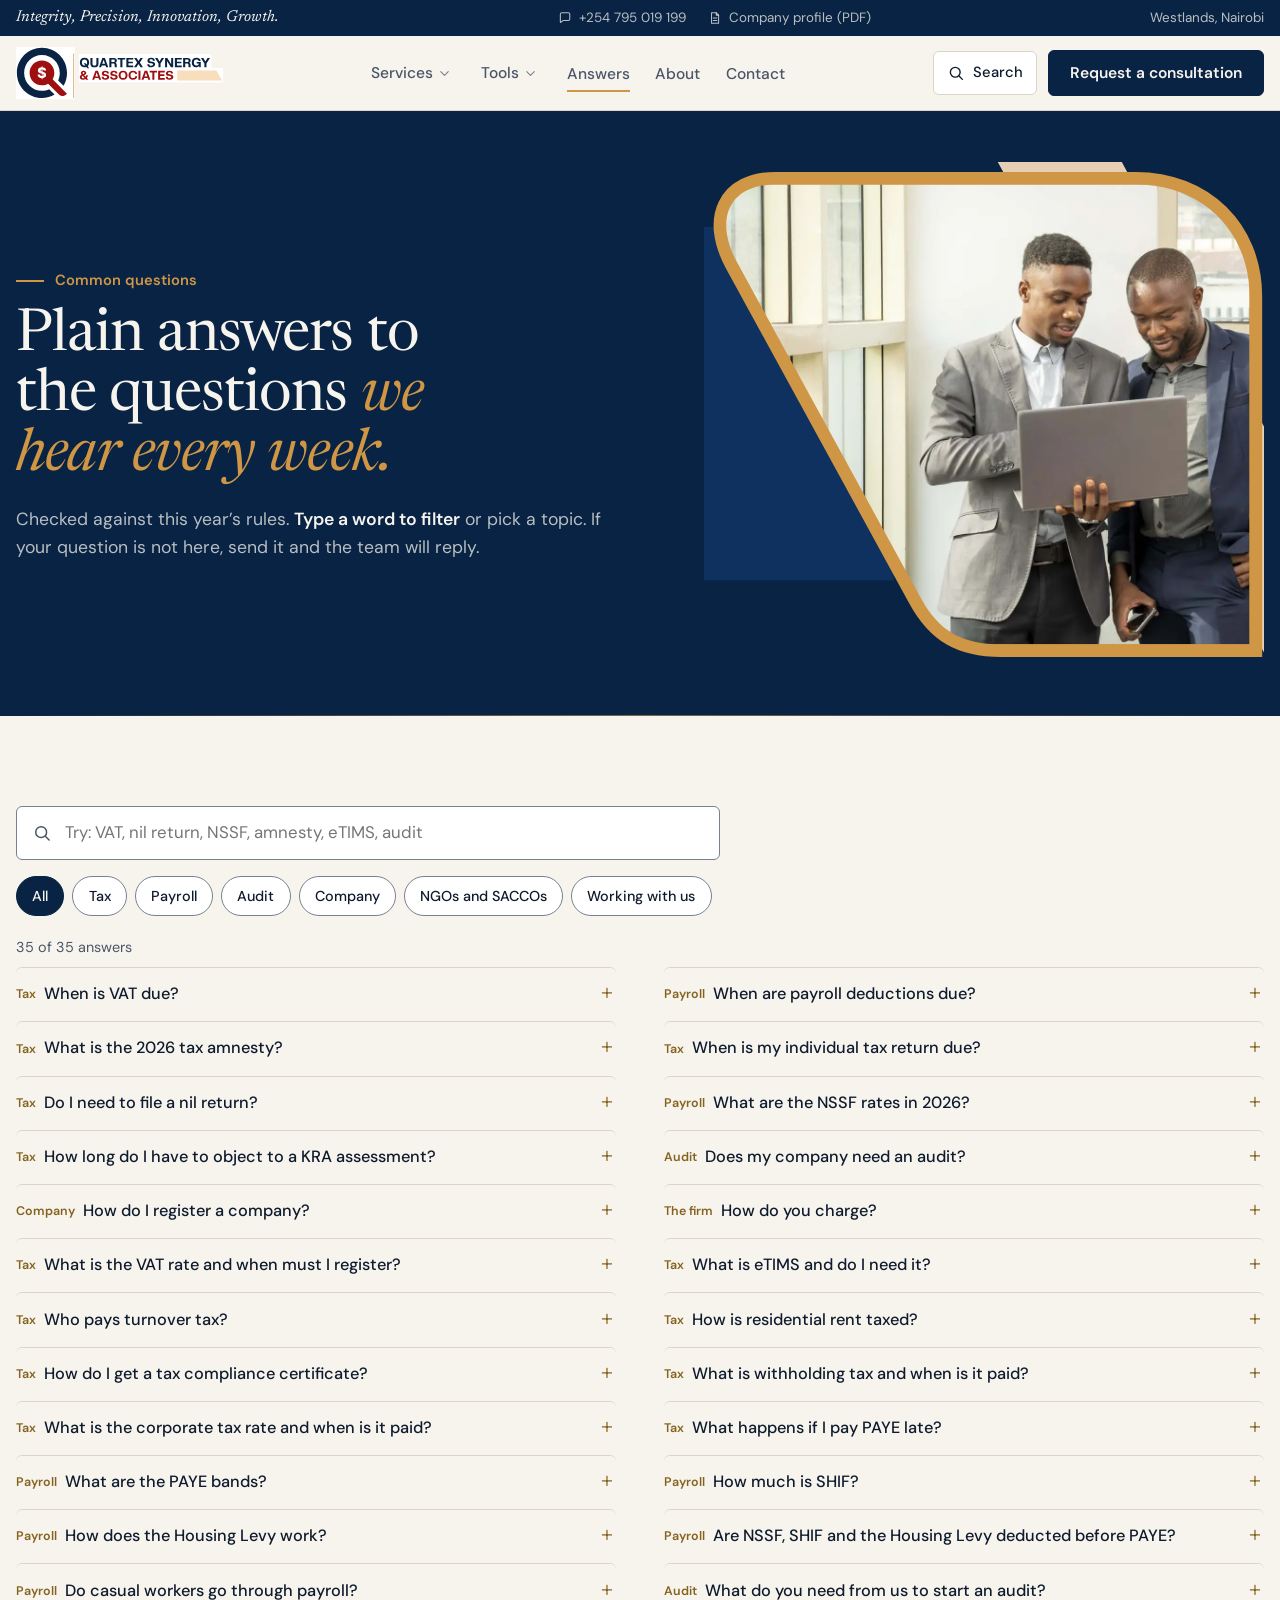
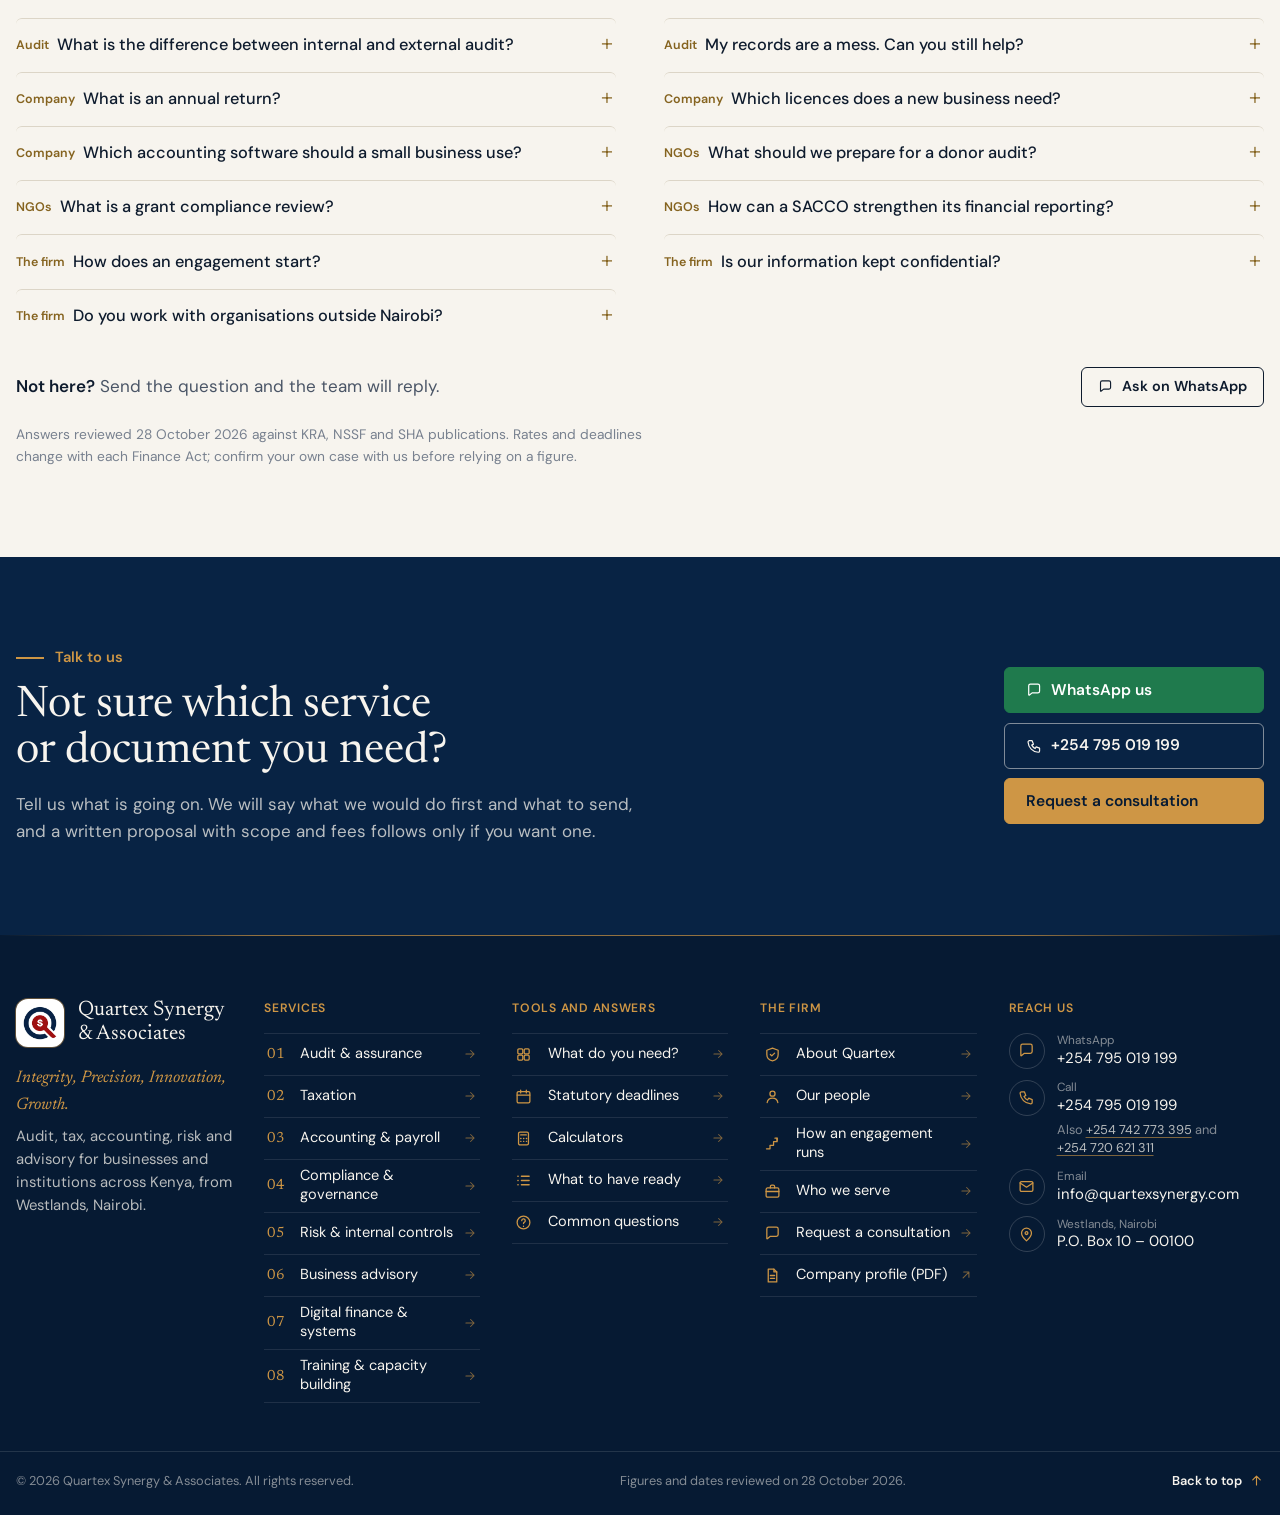
<file: answers.html>
<!doctype html>
<html lang="en-KE">
<head>
  <script>document.documentElement.className += " js";</script>
  <meta charset="utf-8">
  <meta name="viewport" content="width=device-width, initial-scale=1, viewport-fit=cover">
  <meta name="theme-color" content="#082344">
  <meta name="robots" content="noindex, nofollow">
  <title>Common questions — Quartex Synergy &amp; Associates</title>
  <meta name="description" content="Plain answers on VAT, PAYE, NSSF, SHIF, the Housing Levy, the 2026 tax amnesty, eTIMS, audits, company registration and working with the firm.">
  <!-- Public origin: set siteUrl in content.js and search the package for quartexsynergy.com before going live on the final domain. -->
  <link rel="canonical" href="https://quartexsynergy.com/answers.html">
  <meta property="og:type" content="website">
  <meta property="og:site_name" content="Quartex Synergy &amp; Associates">
  <meta property="og:title" content="Common questions — Quartex Synergy &amp; Associates">
  <meta property="og:description" content="Plain answers on VAT, PAYE, NSSF, SHIF, the Housing Levy, the 2026 tax amnesty, eTIMS, audits, company registration and working with the firm.">
  <meta property="og:url" content="https://quartexsynergy.com/answers.html">
  <meta property="og:image" content="https://quartexsynergy.com/assets/og-image.jpg">
  <meta property="og:image:width" content="1200">
  <meta property="og:image:height" content="630">
  <meta name="twitter:card" content="summary_large_image">
  <link rel="icon" type="image/png" sizes="32x32" href="assets/favicon-32.png">
  <link rel="icon" type="image/webp" href="assets/quartex-mark.webp">
  <link rel="apple-touch-icon" href="assets/apple-touch-icon.png">
  <link rel="preload" as="font" href="assets/fonts/dm-sans.woff2" type="font/woff2" crossorigin>
  <link rel="preconnect" href="https://fonts.googleapis.com">
  <link rel="preconnect" href="https://fonts.gstatic.com" crossorigin>
  <link rel="stylesheet" href="https://fonts.googleapis.com/css2?family=Newsreader:ital,opsz,wght@0,6..72,400;0,6..72,500;1,6..72,400&display=swap">
  <link rel="stylesheet" href="assets/fonts/fonts.css">
  <link rel="stylesheet" href="styles.css?v=9b1e788c88">
  <script defer src="content.js?v=9b1e788c88"></script>
  <script defer src="app.js?v=9b1e788c88"></script>

</head>
<body data-page="answers">
<svg class="svg-defs" xmlns="http://www.w3.org/2000/svg" aria-hidden="true"><defs>
  <symbol id="i-notice" viewBox="0 0 24 24"><path d="M7 3h7l5 5v13H7z"/><path d="M14 3v5h5"/><path d="M12 11v4"/><path d="M12 18v.5"/></symbol>
  <symbol id="i-shield" viewBox="0 0 24 24"><path d="M12 3l8 3v6c0 5-3.5 8-8 9-4.5-1-8-4-8-9V6z"/><path d="M9 12l2 2 4-4"/></symbol>
  <symbol id="i-book" viewBox="0 0 24 24"><path d="M4 5h6a2 2 0 0 1 2 2v13a2 2 0 0 0-2-2H4z"/><path d="M20 5h-6a2 2 0 0 0-2 2v13a2 2 0 0 1 2-2h6z"/></symbol>
  <symbol id="i-plus" viewBox="0 0 24 24"><circle cx="12" cy="12" r="9"/><path d="M12 8v8M8 12h8"/></symbol>
  <symbol id="i-lock" viewBox="0 0 24 24"><rect x="5" y="11" width="14" height="10" rx="2"/><path d="M8 11V8a4 4 0 0 1 8 0v3"/></symbol>
  <symbol id="i-screen" viewBox="0 0 24 24"><rect x="3" y="5" width="18" height="12" rx="2"/><path d="M8 21h8M12 17v4"/></symbol>
  <symbol id="i-cap" viewBox="0 0 24 24"><path d="M3 10l9-4 9 4-9 4z"/><path d="M7 12v4c0 1.5 2.5 3 5 3s5-1.5 5-3v-4"/><path d="M21 10v5"/></symbol>
  <symbol id="i-help" viewBox="0 0 24 24"><circle cx="12" cy="12" r="9"/><path d="M9.5 9.5a2.5 2.5 0 1 1 3.5 2.3c-.7.4-1 1-1 1.7"/><path d="M12 17v.5"/></symbol>
  <symbol id="i-chat" viewBox="0 0 24 24"><path d="M4 5.5A2.5 2.5 0 0 1 6.5 3h11A2.5 2.5 0 0 1 20 5.5v8a2.5 2.5 0 0 1-2.5 2.5H9l-4.3 3.4A.6.6 0 0 1 4 19V5.5z"/></symbol>
  <symbol id="i-phone" viewBox="0 0 24 24"><path d="M5 4h4l2 5-2.5 1.5a11 11 0 0 0 5 5L15 13l5 2v4a2 2 0 0 1-2 2A16 16 0 0 1 3 6a2 2 0 0 1 2-2z"/></symbol>
  <symbol id="i-mail" viewBox="0 0 24 24"><rect x="3" y="5" width="18" height="14" rx="2"/><path d="M3 7l9 6 9-6"/></symbol>
  <symbol id="i-search" viewBox="0 0 24 24"><circle cx="11" cy="11" r="6.5"/><path d="M16 16l4.5 4.5"/></symbol>
  <symbol id="i-pin" viewBox="0 0 24 24"><path d="M19 10c0 5-7 11-7 11S5 15 5 10a7 7 0 1 1 14 0Z"/><circle cx="12" cy="10" r="2"/></symbol>
  <symbol id="i-doc" viewBox="0 0 24 24"><path d="M6 3h8l4 4v14H6z"/><path d="M14 3v4h4"/><path d="M9 12h6M9 16h6"/></symbol>
  <symbol id="i-close" viewBox="0 0 24 24"><path d="m6 6 12 12M6 18 18 6"/></symbol>
  <symbol id="i-plus-s" viewBox="0 0 24 24"><path d="M12 5v14M5 12h14"/></symbol>
  <symbol id="i-arrow" viewBox="0 0 24 24"><path d="M5 12h14M13 6l6 6-6 6"/></symbol>
  <symbol id="i-out" viewBox="0 0 24 24"><path d="M7 17 17 7M8 7h9v9"/></symbol>
  <symbol id="i-home" viewBox="0 0 24 24"><path d="M3 11l9-7 9 7"/><path d="M5 10v10h5v-6h4v6h5V10"/></symbol>
  <symbol id="i-calc" viewBox="0 0 24 24"><rect x="5" y="3" width="14" height="18" rx="2"/><path d="M8 7h8"/><path d="M8 12h.5M12 12h.5M16 12h.5M8 16h.5M12 16h.5M16 16h.5"/></symbol>
  <symbol id="i-check" viewBox="0 0 24 24"><path d="m5 12 4 4L19 6"/></symbol>
  <symbol id="i-briefcase" viewBox="0 0 24 24"><rect x="3" y="7" width="18" height="13" rx="2"/><path d="M9 7V5a2 2 0 0 1 2-2h2a2 2 0 0 1 2 2v2"/><path d="M3 12h18"/></symbol>
  <symbol id="i-chev" viewBox="0 0 24 24"><path d="m6 9 6 6 6-6"/></symbol>
  <symbol id="i-menu" viewBox="0 0 24 24"><path d="M4 7h16M4 12h16M4 17h16"/></symbol>
  <symbol id="i-grid" viewBox="0 0 24 24"><rect x="4" y="4" width="7" height="7" rx="1.5"/><rect x="13" y="4" width="7" height="7" rx="1.5"/><rect x="4" y="13" width="7" height="7" rx="1.5"/><rect x="13" y="13" width="7" height="7" rx="1.5"/></symbol>
  <symbol id="i-calendar" viewBox="0 0 24 24"><rect x="3" y="5" width="18" height="16" rx="2"/><path d="M3 10h18M8 3v4M16 3v4"/></symbol>
  <symbol id="i-user" viewBox="0 0 24 24"><circle cx="12" cy="8" r="3.6"/><path d="M4.5 20.5c.6-3.9 3.7-6.3 7.5-6.3s6.9 2.4 7.5 6.3"/></symbol>
  <symbol id="i-steps" viewBox="0 0 24 24"><path d="M3.5 19.5h5v-5h5v-5h5v-5"/><path d="M15.5 4.5h3v3"/></symbol>
  <symbol id="i-list" viewBox="0 0 24 24"><path d="M9 6h11M9 12h11M9 18h11"/><path d="M4 6h.5M4 12h.5M4 18h.5"/></symbol>
</defs></svg>

<a class="skip" href="#main">Skip to content</a>

<div class="utility">
  <div class="wrap">
    <span class="tag">Integrity, Precision, Innovation, Growth.</span>
    <nav aria-label="Quick contact">
      <a href="https://wa.me/254795019199?text=Hello%20Quartex%2C%20I%27d%20like%20to%20talk%20about%20my%20accounts." target="_blank" rel="noopener"><svg class="icon"><use href="#i-chat"/></svg>+254 795 019 199</a>
      <a href="assets/Quartex-Company-Profile.pdf" target="_blank" rel="noopener"><svg class="icon"><use href="#i-doc"/></svg>Company profile (PDF)</a>
    </nav>
    <span class="loc">Westlands, Nairobi</span>
  </div>
</div>

<header class="site-head" id="top">
  <div class="wrap">
    <a class="brand" href="index.html" aria-label="Quartex Synergy &amp; Associates, home"><img src="assets/quartex-official-logo.svg" alt="Quartex Synergy &amp; Associates" width="474" height="119"></a>
    <nav class="primary" id="primary-nav" aria-label="Site">
      <ul>
        <li class="has-menu"><a href="services.html">Services</a><button class="mega-btn" type="button" aria-expanded="false" aria-controls="mega-services" aria-label="Open the services menu"><svg class="icon"><use href="#i-chev"/></svg></button><div class="mega" id="mega-services" hidden></div></li>
        <li class="has-menu"><a href="tools.html">Tools</a><button class="mega-btn" type="button" aria-expanded="false" aria-controls="mega-tools" aria-label="Open the tools menu"><svg class="icon"><use href="#i-chev"/></svg></button><div class="mega" id="mega-tools" hidden></div></li>
        <li><a href="answers.html" aria-current="page">Answers</a></li>
        <li><a href="about.html">About</a></li>
        <li><a href="contact.html">Contact</a></li>
      </ul>
    </nav>
    <div class="head-actions">
      <button class="search-btn" id="search-btn" type="button" aria-label="Search the site"><svg class="icon"><use href="#i-search"/></svg><span>Search</span></button>
      <a class="btn btn-primary head-cta" href="contact.html">Request a consultation</a>
      <button class="menu-btn" id="menu-btn" type="button" aria-expanded="false" aria-controls="menu-sheet"><svg class="icon"><use href="#i-menu"/></svg><span>Menu</span></button>
    </div>
    <div class="progress" id="progress" aria-hidden="true"></div>
  </div>
  <div class="menu-sheet" id="menu-sheet" hidden>
    <nav class="wrap" id="menu-sheet-nav" aria-label="All pages">
      <ul class="ms-fallback">
        <li><a href="index.html">Home</a></li>
        <li><a href="services.html">Services</a></li>
        <li><a href="tools.html">Tools</a></li>
        <li><a href="answers.html" aria-current="page">Answers</a></li>
        <li><a href="about.html">About</a></li>
        <li><a href="contact.html">Contact</a></li>
      </ul>
    </nav>
  </div>
</header>

<main id="main">

<section class="page-hero" aria-labelledby="page-title">
  <div class="wrap page-hero-grid">
    <div class="ph-copy">
      <span class="kicker">Common questions</span>
      <h1 id="page-title">Plain answers to the questions <em>we hear every week.</em></h1>
      <p>Checked against this year’s rules. <strong>Type a word to filter</strong> or pick a topic. If your question is not here, send it and the team will reply.</p>
    </div>
    <div class="art">
      <svg class="ph-art" viewBox="40 60 620 560" aria-hidden="true">
        <defs><clipPath id="phc-answers"><path d="M119 85H518C591 85 644 136 644 209V594H369C326 594 300 580 279 541L76 170C51 123 68 85 119 85Z"/></clipPath></defs>
        <path d="M292-75H430L680 390V640L292-75Z" fill="#F9DEBD" opacity=".92"/>
        <path d="M0 132H143C215 132 250 181 250 247V523H0Z" fill="#0F3160"/>
        <path d="M119 85H518C591 85 644 136 644 209V594H369C326 594 300 580 279 541L76 170C51 123 68 85 119 85Z" fill="#CE9645" stroke="#CE9645" stroke-width="28"/>
        <g clip-path="url(#phc-answers)"><image href="assets/editorial/client-collaboration-1600.webp" x="40" y="60" width="640" height="560" preserveAspectRatio="xMidYMid slice"/></g>
      </svg>
      <svg class="ph-art-m" viewBox="0 0 660 300" aria-hidden="true">
        <defs><clipPath id="phm-answers"><path d="M120 15H590C625 15 645 35 645 70V285H330C300 285 285 275 272 253L75 60C55 35 75 15 120 15Z"/></clipPath></defs>
        <path d="M330-60H420L660 200V330H600Z" fill="#F9DEBD" opacity=".92"/>
        <path d="M0 90H150C190 90 215 118 215 158V300H0Z" fill="#0F3160"/>
        <path d="M120 15H590C625 15 645 35 645 70V285H330C300 285 285 275 272 253L75 60C55 35 75 15 120 15Z" fill="#CE9645" stroke="#CE9645" stroke-width="22"/>
        <g clip-path="url(#phm-answers)"><image href="assets/editorial/client-collaboration-1600.webp" x="60" y="-40" width="620" height="414" preserveAspectRatio="xMidYMid slice"/></g>
      </svg>
    </div>
  </div>
</section>

<section class="section" id="answers" aria-label="Questions and answers">
  <div class="wrap">
    <div class="search"><svg class="icon"><use href="#i-search"/></svg><input id="qa-search" type="search" placeholder="Try: VAT, nil return, NSSF, amnesty, eTIMS, audit" aria-label="Search answers"></div>
    <div class="chips" role="group" aria-label="Topics" id="qa-chips"></div>
    <p class="qa-meta" id="qa-meta"></p>
    <div class="qa" id="qa"></div>
    <div class="qa-foot">
      <button class="btn btn-outline btn-sm" type="button" id="qa-more" hidden>Show all answers</button>
      <p><b>Not here?</b> Send the question and the team will reply.</p>
      <a class="btn btn-outline btn-sm" href="https://wa.me/254795019199?text=Hello%20Quartex%2C%20I%20have%20a%20question%3A%20" target="_blank" rel="noopener"><svg class="icon"><use href="#i-chat"/></svg>Ask on WhatsApp</a>
    </div>
    <p class="reviewed">Answers reviewed <span data-reviewed></span> against KRA, NSSF and SHA publications. Rates and deadlines change with each Finance Act; confirm your own case with us before relying on a figure.</p>
  </div>
</section>

<section class="section on-navy contact-band closing-band" aria-labelledby="closing-title">
  <div class="wrap">
    <div class="contact-band-grid">
      <div>
        <span class="kicker">Talk to us</span>
        <h2 id="closing-title">Not sure which service or document you need?</h2>
        <p>Tell us what is going on. We will say what we would do first and what to send, and a written proposal with scope and fees follows only if you want one.</p>
      </div>
      <div class="actions">
        <a class="btn btn-wa" href="https://wa.me/254795019199?text=Hello%20Quartex%2C%20I%20have%20a%20question%20that%20is%20not%20on%20your%20answers%20page%3A%20" target="_blank" rel="noopener"><svg class="icon"><use href="#i-chat"/></svg>WhatsApp us</a>
        <a class="btn btn-light" href="tel:+254795019199"><svg class="icon"><use href="#i-phone"/></svg>+254 795 019 199</a>
        <a class="btn btn-gold" href="contact.html">Request a consultation</a>
      </div>
    </div>
  </div>
</section>

</main>

<footer class="foot" id="site-foot">
  <div class="wrap foot-grid">
    <div class="foot-brand">
      <a class="foot-name" href="index.html" aria-label="Quartex Synergy &amp; Associates, home"><span class="foot-mark"><img src="assets/quartex-mark.webp" alt="" width="238" height="240" loading="lazy"></span><span>Quartex Synergy<br>&amp; Associates</span></a>
      <p class="tag">Integrity, Precision, Innovation, Growth.</p>
      <p class="desc">Audit, tax, accounting, risk and advisory for businesses and institutions across Kenya, from Westlands, Nairobi.</p>
    </div>
    <div class="foot-reach">
      <h4>Reach us</h4>
      <ul class="reach">
        <li><a href="https://wa.me/254795019199?text=Hello%20Quartex%2C%20I%27d%20like%20to%20talk%20about%20my%20accounts." target="_blank" rel="noopener"><span class="ri"><svg class="icon"><use href="#i-chat"/></svg></span><span class="rt"><small>WhatsApp</small>+254 795 019 199</span></a></li>
        <li><a href="tel:+254795019199"><span class="ri"><svg class="icon"><use href="#i-phone"/></svg></span><span class="rt"><small>Call</small>+254 795 019 199</span></a><p class="also">Also <a href="tel:+254742773395">+254 742 773 395</a> and <a href="tel:+254720621311">+254 720 621 311</a></p></li>
        <li><a href="mailto:info@quartexsynergy.com"><span class="ri"><svg class="icon"><use href="#i-mail"/></svg></span><span class="rt"><small>Email</small>info@<wbr>quartexsynergy.com</span></a></li>
        <li><a href="https://www.google.com/maps/search/?api=1&amp;query=Westlands%2C%20Nairobi%2C%20Kenya" target="_blank" rel="noopener"><span class="ri"><svg class="icon"><use href="#i-pin"/></svg></span><span class="rt"><small>Westlands, Nairobi</small>P.O. Box 10 &ndash; 00100</span></a></li>
      </ul>
    </div>
    <details class="fgroup fg-1" open>
      <summary><span class="fs-t">Services</span><small class="fs-d">Eight practice areas</small><svg class="icon fs-i" aria-hidden="true"><use href="#i-plus-s"/></svg></summary>
      <ul id="foot-services"></ul>
    </details>
    <details class="fgroup fg-2" open>
      <summary><span class="fs-t">Tools and answers</span><small class="fs-d">Deadlines, calculators, checklists</small><svg class="icon fs-i" aria-hidden="true"><use href="#i-plus-s"/></svg></summary>
      <ul>
        <li><a href="index.html#start"><svg class="icon fl-i" aria-hidden="true"><use href="#i-grid"/></svg><span class="fl-t">What do you need?</span><svg class="icon fl-a" aria-hidden="true"><use href="#i-arrow"/></svg></a></li>
        <li><a href="tools.html#deadlines"><svg class="icon fl-i" aria-hidden="true"><use href="#i-calendar"/></svg><span class="fl-t">Statutory deadlines</span><svg class="icon fl-a" aria-hidden="true"><use href="#i-arrow"/></svg></a></li>
        <li><a href="tools.html#calculators"><svg class="icon fl-i" aria-hidden="true"><use href="#i-calc"/></svg><span class="fl-t">Calculators</span><svg class="icon fl-a" aria-hidden="true"><use href="#i-arrow"/></svg></a></li>
        <li><a href="tools.html#checklists"><svg class="icon fl-i" aria-hidden="true"><use href="#i-list"/></svg><span class="fl-t">What to have ready</span><svg class="icon fl-a" aria-hidden="true"><use href="#i-arrow"/></svg></a></li>
        <li><a href="answers.html"><svg class="icon fl-i" aria-hidden="true"><use href="#i-help"/></svg><span class="fl-t">Common questions</span><svg class="icon fl-a" aria-hidden="true"><use href="#i-arrow"/></svg></a></li>
      </ul>
    </details>
    <details class="fgroup fg-3" open>
      <summary><span class="fs-t">The firm</span><small class="fs-d">About, people and the profile</small><svg class="icon fs-i" aria-hidden="true"><use href="#i-plus-s"/></svg></summary>
      <ul>
        <li><a href="about.html"><svg class="icon fl-i" aria-hidden="true"><use href="#i-shield"/></svg><span class="fl-t">About Quartex</span><svg class="icon fl-a" aria-hidden="true"><use href="#i-arrow"/></svg></a></li>
        <li><a href="about.html#people"><svg class="icon fl-i" aria-hidden="true"><use href="#i-user"/></svg><span class="fl-t">Our people</span><svg class="icon fl-a" aria-hidden="true"><use href="#i-arrow"/></svg></a></li>
        <li><a href="about.html#process"><svg class="icon fl-i" aria-hidden="true"><use href="#i-steps"/></svg><span class="fl-t">How an engagement runs</span><svg class="icon fl-a" aria-hidden="true"><use href="#i-arrow"/></svg></a></li>
        <li><a href="services.html#who"><svg class="icon fl-i" aria-hidden="true"><use href="#i-briefcase"/></svg><span class="fl-t">Who we serve</span><svg class="icon fl-a" aria-hidden="true"><use href="#i-arrow"/></svg></a></li>
        <li><a href="contact.html"><svg class="icon fl-i" aria-hidden="true"><use href="#i-chat"/></svg><span class="fl-t">Request a consultation</span><svg class="icon fl-a" aria-hidden="true"><use href="#i-arrow"/></svg></a></li>
        <li><a href="assets/Quartex-Company-Profile.pdf" target="_blank" rel="noopener"><svg class="icon fl-i" aria-hidden="true"><use href="#i-doc"/></svg><span class="fl-t">Company profile (PDF)</span><svg class="icon fl-a" aria-hidden="true"><use href="#i-out"/></svg></a></li>
      </ul>
    </details>
  </div>
  <div class="wrap foot-bottom">
    <p>&copy; <span id="year">2026</span> Quartex Synergy &amp; Associates. All rights reserved.</p>
    <p>Figures and dates reviewed on <span data-reviewed></span>.</p>
    <a class="foot-up" href="#top" data-to-top>Back to top<svg class="icon" aria-hidden="true"><use href="#i-arrow"/></svg></a>
  </div>
</footer>

<nav class="bottom-bar" aria-label="Quick navigation"><a href="index.html"><svg class="icon"><use href="#i-home"/></svg><span>Home</span></a><a href="services.html"><svg class="icon"><use href="#i-briefcase"/></svg><span>Services</span></a><a href="tools.html"><svg class="icon"><use href="#i-calc"/></svg><span>Tools</span></a><a href="answers.html" aria-current="page"><svg class="icon"><use href="#i-help"/></svg><span>Answers</span></a><a href="contact.html"><svg class="icon"><use href="#i-chat"/></svg><span>Contact</span></a></nav>

<button class="to-top" id="to-top" type="button" aria-label="Back to top" hidden><svg class="icon"><use href="#i-arrow"/></svg></button>

<a class="wa-float" href="https://wa.me/254795019199?text=Hello%20Quartex%2C%20I%27d%20like%20to%20talk%20about%20my%20accounts." target="_blank" rel="noopener" aria-label="Chat with Quartex on WhatsApp"><svg class="icon"><use href="#i-chat"/></svg><span>WhatsApp</span></a>

<dialog class="search-dlg" id="search-dlg" aria-label="Search the site">
  <form class="search-form" id="search-form" role="search">
    <div class="search"><svg class="icon"><use href="#i-search"/></svg><input id="site-search" type="search" placeholder="Search services, deadlines, calculators, checklists, answers" aria-label="Search the site" autocomplete="off"></div>
    <button class="close" type="button" aria-label="Close search" data-close><svg class="icon"><use href="#i-close"/></svg></button>
  </form>
  <div class="search-body">
    <div class="search-hint" id="search-hint">Try: <button type="button" data-q="VAT">VAT</button> <button type="button" data-q="NSSF">NSSF</button> <button type="button" data-q="amnesty">amnesty</button> <button type="button" data-q="objection">objection</button> <button type="button" data-q="audit checklist">audit checklist</button> <button type="button" data-q="payroll">payroll</button></div>
    <ul class="search-results" id="search-results"></ul>
  </div>
</dialog>

<dialog id="dlg" aria-labelledby="dlg-title"><button class="close" type="button" aria-label="Close" data-close><svg class="icon"><use href="#i-close"/></svg></button><div id="dlg-content"></div></dialog>
</body>
</html>
</file>
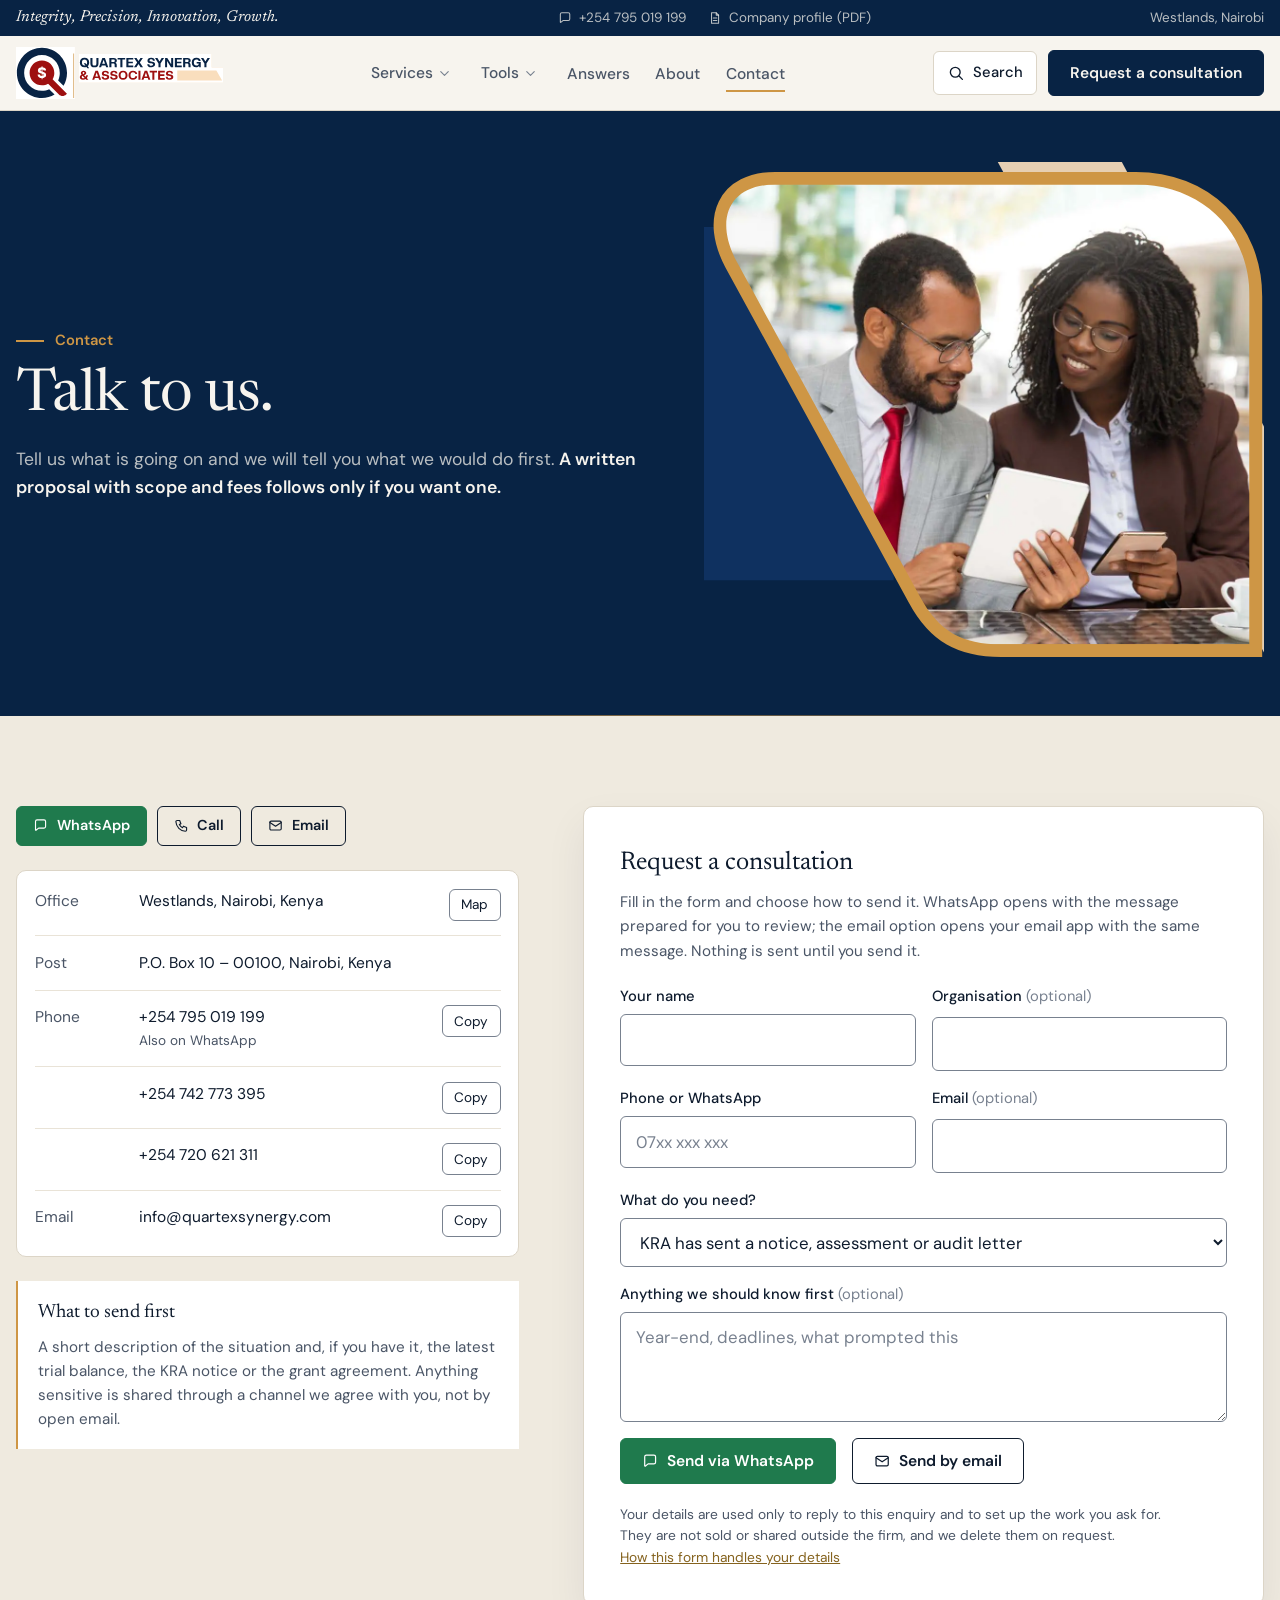
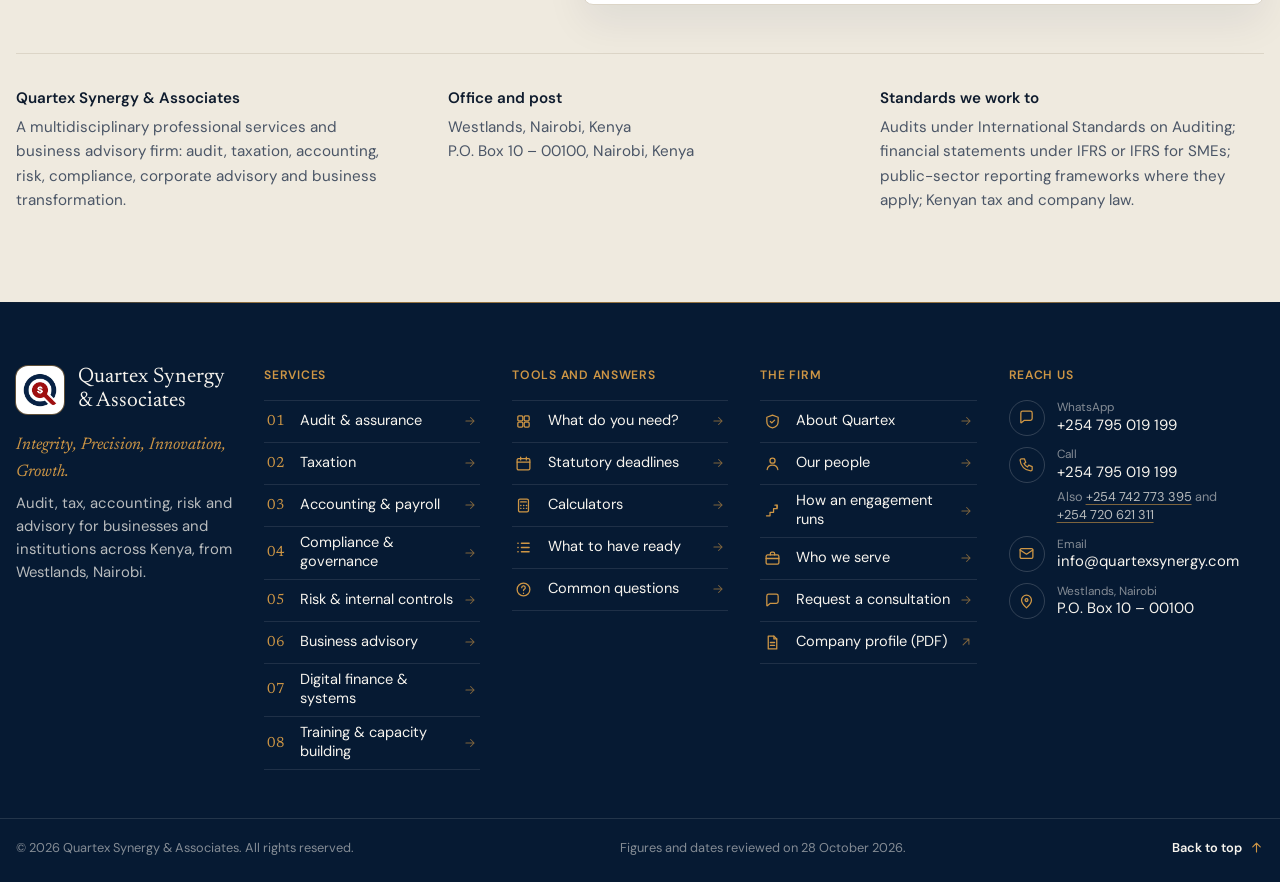
<file: contact.html>
<!doctype html>
<html lang="en-KE">
<head>
  <script>document.documentElement.className += " js";</script>
  <meta charset="utf-8">
  <meta name="viewport" content="width=device-width, initial-scale=1, viewport-fit=cover">
  <meta name="theme-color" content="#082344">
  <meta name="robots" content="noindex, nofollow">
  <title>Contact — Quartex Synergy &amp; Associates</title>
  <meta name="description" content="Talk to Quartex Synergy &amp; Associates by WhatsApp, phone or email, or request a consultation. Westlands, Nairobi.">
  <!-- Public origin: set siteUrl in content.js and search the package for quartexsynergy.com before going live on the final domain. -->
  <link rel="canonical" href="https://quartexsynergy.com/contact.html">
  <meta property="og:type" content="website">
  <meta property="og:site_name" content="Quartex Synergy &amp; Associates">
  <meta property="og:title" content="Contact — Quartex Synergy &amp; Associates">
  <meta property="og:description" content="Talk to Quartex Synergy &amp; Associates by WhatsApp, phone or email, or request a consultation. Westlands, Nairobi.">
  <meta property="og:url" content="https://quartexsynergy.com/contact.html">
  <meta property="og:image" content="https://quartexsynergy.com/assets/og-image.jpg">
  <meta property="og:image:width" content="1200">
  <meta property="og:image:height" content="630">
  <meta name="twitter:card" content="summary_large_image">
  <link rel="icon" type="image/png" sizes="32x32" href="assets/favicon-32.png">
  <link rel="icon" type="image/webp" href="assets/quartex-mark.webp">
  <link rel="apple-touch-icon" href="assets/apple-touch-icon.png">
  <link rel="preload" as="font" href="assets/fonts/dm-sans.woff2" type="font/woff2" crossorigin>
  <link rel="preconnect" href="https://fonts.googleapis.com">
  <link rel="preconnect" href="https://fonts.gstatic.com" crossorigin>
  <link rel="stylesheet" href="https://fonts.googleapis.com/css2?family=Newsreader:ital,opsz,wght@0,6..72,400;0,6..72,500;1,6..72,400&display=swap">
  <link rel="stylesheet" href="assets/fonts/fonts.css">
  <link rel="stylesheet" href="styles.css?v=9b1e788c88">
  <script defer src="content.js?v=9b1e788c88"></script>
  <script defer src="app.js?v=9b1e788c88"></script>

</head>
<body data-page="contact">
<svg class="svg-defs" xmlns="http://www.w3.org/2000/svg" aria-hidden="true"><defs>
  <symbol id="i-notice" viewBox="0 0 24 24"><path d="M7 3h7l5 5v13H7z"/><path d="M14 3v5h5"/><path d="M12 11v4"/><path d="M12 18v.5"/></symbol>
  <symbol id="i-shield" viewBox="0 0 24 24"><path d="M12 3l8 3v6c0 5-3.5 8-8 9-4.5-1-8-4-8-9V6z"/><path d="M9 12l2 2 4-4"/></symbol>
  <symbol id="i-book" viewBox="0 0 24 24"><path d="M4 5h6a2 2 0 0 1 2 2v13a2 2 0 0 0-2-2H4z"/><path d="M20 5h-6a2 2 0 0 0-2 2v13a2 2 0 0 1 2-2h6z"/></symbol>
  <symbol id="i-plus" viewBox="0 0 24 24"><circle cx="12" cy="12" r="9"/><path d="M12 8v8M8 12h8"/></symbol>
  <symbol id="i-lock" viewBox="0 0 24 24"><rect x="5" y="11" width="14" height="10" rx="2"/><path d="M8 11V8a4 4 0 0 1 8 0v3"/></symbol>
  <symbol id="i-screen" viewBox="0 0 24 24"><rect x="3" y="5" width="18" height="12" rx="2"/><path d="M8 21h8M12 17v4"/></symbol>
  <symbol id="i-cap" viewBox="0 0 24 24"><path d="M3 10l9-4 9 4-9 4z"/><path d="M7 12v4c0 1.5 2.5 3 5 3s5-1.5 5-3v-4"/><path d="M21 10v5"/></symbol>
  <symbol id="i-help" viewBox="0 0 24 24"><circle cx="12" cy="12" r="9"/><path d="M9.5 9.5a2.5 2.5 0 1 1 3.5 2.3c-.7.4-1 1-1 1.7"/><path d="M12 17v.5"/></symbol>
  <symbol id="i-chat" viewBox="0 0 24 24"><path d="M4 5.5A2.5 2.5 0 0 1 6.5 3h11A2.5 2.5 0 0 1 20 5.5v8a2.5 2.5 0 0 1-2.5 2.5H9l-4.3 3.4A.6.6 0 0 1 4 19V5.5z"/></symbol>
  <symbol id="i-phone" viewBox="0 0 24 24"><path d="M5 4h4l2 5-2.5 1.5a11 11 0 0 0 5 5L15 13l5 2v4a2 2 0 0 1-2 2A16 16 0 0 1 3 6a2 2 0 0 1 2-2z"/></symbol>
  <symbol id="i-mail" viewBox="0 0 24 24"><rect x="3" y="5" width="18" height="14" rx="2"/><path d="M3 7l9 6 9-6"/></symbol>
  <symbol id="i-search" viewBox="0 0 24 24"><circle cx="11" cy="11" r="6.5"/><path d="M16 16l4.5 4.5"/></symbol>
  <symbol id="i-pin" viewBox="0 0 24 24"><path d="M19 10c0 5-7 11-7 11S5 15 5 10a7 7 0 1 1 14 0Z"/><circle cx="12" cy="10" r="2"/></symbol>
  <symbol id="i-doc" viewBox="0 0 24 24"><path d="M6 3h8l4 4v14H6z"/><path d="M14 3v4h4"/><path d="M9 12h6M9 16h6"/></symbol>
  <symbol id="i-close" viewBox="0 0 24 24"><path d="m6 6 12 12M6 18 18 6"/></symbol>
  <symbol id="i-plus-s" viewBox="0 0 24 24"><path d="M12 5v14M5 12h14"/></symbol>
  <symbol id="i-arrow" viewBox="0 0 24 24"><path d="M5 12h14M13 6l6 6-6 6"/></symbol>
  <symbol id="i-out" viewBox="0 0 24 24"><path d="M7 17 17 7M8 7h9v9"/></symbol>
  <symbol id="i-home" viewBox="0 0 24 24"><path d="M3 11l9-7 9 7"/><path d="M5 10v10h5v-6h4v6h5V10"/></symbol>
  <symbol id="i-calc" viewBox="0 0 24 24"><rect x="5" y="3" width="14" height="18" rx="2"/><path d="M8 7h8"/><path d="M8 12h.5M12 12h.5M16 12h.5M8 16h.5M12 16h.5M16 16h.5"/></symbol>
  <symbol id="i-check" viewBox="0 0 24 24"><path d="m5 12 4 4L19 6"/></symbol>
  <symbol id="i-briefcase" viewBox="0 0 24 24"><rect x="3" y="7" width="18" height="13" rx="2"/><path d="M9 7V5a2 2 0 0 1 2-2h2a2 2 0 0 1 2 2v2"/><path d="M3 12h18"/></symbol>
  <symbol id="i-chev" viewBox="0 0 24 24"><path d="m6 9 6 6 6-6"/></symbol>
  <symbol id="i-menu" viewBox="0 0 24 24"><path d="M4 7h16M4 12h16M4 17h16"/></symbol>
  <symbol id="i-grid" viewBox="0 0 24 24"><rect x="4" y="4" width="7" height="7" rx="1.5"/><rect x="13" y="4" width="7" height="7" rx="1.5"/><rect x="4" y="13" width="7" height="7" rx="1.5"/><rect x="13" y="13" width="7" height="7" rx="1.5"/></symbol>
  <symbol id="i-calendar" viewBox="0 0 24 24"><rect x="3" y="5" width="18" height="16" rx="2"/><path d="M3 10h18M8 3v4M16 3v4"/></symbol>
  <symbol id="i-user" viewBox="0 0 24 24"><circle cx="12" cy="8" r="3.6"/><path d="M4.5 20.5c.6-3.9 3.7-6.3 7.5-6.3s6.9 2.4 7.5 6.3"/></symbol>
  <symbol id="i-steps" viewBox="0 0 24 24"><path d="M3.5 19.5h5v-5h5v-5h5v-5"/><path d="M15.5 4.5h3v3"/></symbol>
  <symbol id="i-list" viewBox="0 0 24 24"><path d="M9 6h11M9 12h11M9 18h11"/><path d="M4 6h.5M4 12h.5M4 18h.5"/></symbol>
</defs></svg>

<a class="skip" href="#main">Skip to content</a>

<div class="utility">
  <div class="wrap">
    <span class="tag">Integrity, Precision, Innovation, Growth.</span>
    <nav aria-label="Quick contact">
      <a href="https://wa.me/254795019199?text=Hello%20Quartex%2C%20I%27d%20like%20to%20talk%20about%20my%20accounts." target="_blank" rel="noopener"><svg class="icon"><use href="#i-chat"/></svg>+254 795 019 199</a>
      <a href="assets/Quartex-Company-Profile.pdf" target="_blank" rel="noopener"><svg class="icon"><use href="#i-doc"/></svg>Company profile (PDF)</a>
    </nav>
    <span class="loc">Westlands, Nairobi</span>
  </div>
</div>

<header class="site-head" id="top">
  <div class="wrap">
    <a class="brand" href="index.html" aria-label="Quartex Synergy &amp; Associates, home"><img src="assets/quartex-official-logo.svg" alt="Quartex Synergy &amp; Associates" width="474" height="119"></a>
    <nav class="primary" id="primary-nav" aria-label="Site">
      <ul>
        <li class="has-menu"><a href="services.html">Services</a><button class="mega-btn" type="button" aria-expanded="false" aria-controls="mega-services" aria-label="Open the services menu"><svg class="icon"><use href="#i-chev"/></svg></button><div class="mega" id="mega-services" hidden></div></li>
        <li class="has-menu"><a href="tools.html">Tools</a><button class="mega-btn" type="button" aria-expanded="false" aria-controls="mega-tools" aria-label="Open the tools menu"><svg class="icon"><use href="#i-chev"/></svg></button><div class="mega" id="mega-tools" hidden></div></li>
        <li><a href="answers.html">Answers</a></li>
        <li><a href="about.html">About</a></li>
        <li><a href="contact.html" aria-current="page">Contact</a></li>
      </ul>
    </nav>
    <div class="head-actions">
      <button class="search-btn" id="search-btn" type="button" aria-label="Search the site"><svg class="icon"><use href="#i-search"/></svg><span>Search</span></button>
      <a class="btn btn-primary head-cta" href="contact.html">Request a consultation</a>
      <button class="menu-btn" id="menu-btn" type="button" aria-expanded="false" aria-controls="menu-sheet"><svg class="icon"><use href="#i-menu"/></svg><span>Menu</span></button>
    </div>
    <div class="progress" id="progress" aria-hidden="true"></div>
  </div>
  <div class="menu-sheet" id="menu-sheet" hidden>
    <nav class="wrap" id="menu-sheet-nav" aria-label="All pages">
      <ul class="ms-fallback">
        <li><a href="index.html">Home</a></li>
        <li><a href="services.html">Services</a></li>
        <li><a href="tools.html">Tools</a></li>
        <li><a href="answers.html">Answers</a></li>
        <li><a href="about.html">About</a></li>
        <li><a href="contact.html" aria-current="page">Contact</a></li>
      </ul>
    </nav>
  </div>
</header>

<main id="main">

<section class="page-hero" aria-labelledby="page-title">
  <div class="wrap page-hero-grid">
    <div class="ph-copy">
      <span class="kicker">Contact</span>
      <h1 id="page-title">Talk to us.</h1>
      <p>Tell us what is going on and we will tell you what we would do first. <strong>A written proposal with scope and fees follows only if you want one.</strong></p>
    </div>
    <div class="art">
      <svg class="ph-art" viewBox="40 60 620 560" aria-hidden="true">
        <defs><clipPath id="phc-contact"><path d="M119 85H518C591 85 644 136 644 209V594H369C326 594 300 580 279 541L76 170C51 123 68 85 119 85Z"/></clipPath></defs>
        <path d="M292-75H430L680 390V640L292-75Z" fill="#F9DEBD" opacity=".92"/>
        <path d="M0 132H143C215 132 250 181 250 247V523H0Z" fill="#0F3160"/>
        <path d="M119 85H518C591 85 644 136 644 209V594H369C326 594 300 580 279 541L76 170C51 123 68 85 119 85Z" fill="#CE9645" stroke="#CE9645" stroke-width="28"/>
        <g clip-path="url(#phc-contact)"><image href="assets/editorial/advisory-conversation-1600.webp" x="40" y="60" width="640" height="560" preserveAspectRatio="xMidYMid slice"/></g>
      </svg>
      <svg class="ph-art-m" viewBox="0 0 660 300" aria-hidden="true">
        <defs><clipPath id="phm-contact"><path d="M120 15H590C625 15 645 35 645 70V285H330C300 285 285 275 272 253L75 60C55 35 75 15 120 15Z"/></clipPath></defs>
        <path d="M330-60H420L660 200V330H600Z" fill="#F9DEBD" opacity=".92"/>
        <path d="M0 90H150C190 90 215 118 215 158V300H0Z" fill="#0F3160"/>
        <path d="M120 15H590C625 15 645 35 645 70V285H330C300 285 285 275 272 253L75 60C55 35 75 15 120 15Z" fill="#CE9645" stroke="#CE9645" stroke-width="22"/>
        <g clip-path="url(#phm-contact)"><image href="assets/editorial/advisory-conversation-1600.webp" x="60" y="-40" width="620" height="414" preserveAspectRatio="xMidYMid slice"/></g>
      </svg>
    </div>
  </div>
</section>

<section class="section section-tint" id="contact" aria-label="Contact details and consultation request">
  <div class="wrap">
    <div class="contact-grid">
      <div>
        <div class="actions">
          <a class="btn btn-wa btn-sm" href="https://wa.me/254795019199?text=Hello%20Quartex%2C%20I%27d%20like%20to%20talk%20about%20my%20accounts." target="_blank" rel="noopener"><svg class="icon"><use href="#i-chat"/></svg>WhatsApp</a>
          <a class="btn btn-outline btn-sm" href="tel:+254795019199"><svg class="icon"><use href="#i-phone"/></svg>Call</a>
          <a class="btn btn-outline btn-sm" href="mailto:info@quartexsynergy.com?subject=Consultation%20request"><svg class="icon"><use href="#i-mail"/></svg>Email</a>
        </div>
        <ul class="lines">
          <li><span class="k">Office</span><span class="v">Westlands, Nairobi, Kenya</span><a class="copy" href="https://www.google.com/maps/search/?api=1&amp;query=Westlands%2C%20Nairobi%2C%20Kenya" target="_blank" rel="noopener">Map</a></li>
          <li><span class="k">Post</span><span class="v">P.O. Box 10 – 00100, Nairobi, Kenya</span><span></span></li>
          <li><span class="k">Phone</span><span class="v">+254 795 019 199<small>Also on WhatsApp</small></span><button class="copy" type="button" data-copy="+254795019199">Copy</button></li>
          <li><span class="k"></span><span class="v">+254 742 773 395</span><button class="copy" type="button" data-copy="+254742773395">Copy</button></li>
          <li><span class="k"></span><span class="v">+254 720 621 311</span><button class="copy" type="button" data-copy="+254720621311">Copy</button></li>
          <li><span class="k">Email</span><span class="v">info@quartexsynergy.com</span><button class="copy" type="button" data-copy="info@quartexsynergy.com">Copy</button></li>
        </ul>
        <div class="what-to-send">
          <h3>What to send first</h3>
          <p>A short description of the situation and, if you have it, the latest trial balance, the KRA notice or the grant agreement. Anything sensitive is shared through a channel we agree with you, not by open email.</p>
        </div>
      </div>
      <div>
        <form class="form" id="enquiry" novalidate>
          <h3>Request a consultation</h3>
          <p class="how" id="form-how">Fill in the form and choose how to send it. WhatsApp opens with the message prepared for you to review; the email option opens your email app with the same message. Nothing is sent until you send it.</p>
          <div class="row2">
            <div class="field"><label for="f-name">Your name</label><input id="f-name" name="name" type="text" autocomplete="name" required maxlength="120"><small class="err" id="f-name-err"></small></div>
            <div class="field"><label for="f-org">Organisation <span class="opt">(optional)</span></label><input id="f-org" name="org" type="text" autocomplete="organization" maxlength="200"></div>
          </div>
          <div class="row2">
            <div class="field"><label for="f-phone">Phone or WhatsApp</label><input id="f-phone" name="phone" type="tel" autocomplete="tel" required maxlength="40" placeholder="07xx xxx xxx"><small class="err" id="f-phone-err"></small></div>
            <div class="field"><label for="f-email">Email <span class="opt">(optional)</span></label><input id="f-email" name="email" type="email" autocomplete="email" maxlength="200"></div>
          </div>
          <div class="field"><label for="f-need">What do you need?</label><select id="f-need" name="need"></select></div>
          <div class="field"><label for="f-msg">Anything we should know first <span class="opt">(optional)</span></label><textarea id="f-msg" name="msg" maxlength="3000" placeholder="Year-end, deadlines, what prompted this"></textarea></div>
          <div class="form-foot">
            <button class="btn btn-wa" type="submit" id="f-send-wa"><svg class="icon"><use href="#i-chat"/></svg>Send via WhatsApp</button>
            <button class="btn btn-outline" type="button" id="f-send-mail"><svg class="icon"><use href="#i-mail"/></svg>Send by email</button>
            <button class="btn btn-primary" type="button" id="f-send-api" hidden>Send enquiry</button>
          </div>
          <p class="privacy">Your details are used only to reply to this enquiry and to set up the work you ask for. They are not sold or shared outside the firm, and we delete them on request. <button type="button" id="privacy-btn">How this form handles your details</button></p>
          <div class="sent" id="sent" hidden>
            <h3 id="sent-title">Your message is ready</h3>
            <p id="sent-how"></p>
            <pre id="sent-text"></pre>
            <div class="cta-row">
              <a class="btn btn-wa" id="sent-wa" href="#" target="_blank" rel="noopener"><svg class="icon"><use href="#i-chat"/></svg>Open in WhatsApp</a>
              <a class="btn btn-primary" id="sent-mail" href="#" hidden><svg class="icon"><use href="#i-mail"/></svg>Open email app</a>
              <button class="btn btn-outline" type="button" id="sent-copy">Copy message</button>
            </div>
            <p class="status" id="sent-status" role="status"></p>
          </div>
        </form>
      </div>
    </div>
    <div class="company">
      <div><b>Quartex Synergy &amp; Associates</b><p>A multidisciplinary professional services and business advisory firm: audit, taxation, accounting, risk, compliance, corporate advisory and business transformation.</p></div>
      <div><b>Office and post</b><p>Westlands, Nairobi, Kenya<br>P.O. Box 10 – 00100, Nairobi, Kenya</p></div>
      <div><b>Standards we work to</b><p>Audits under International Standards on Auditing; financial statements under IFRS or IFRS for SMEs; public-sector reporting frameworks where they apply; Kenyan tax and company law.</p></div>
    </div>
  </div>
</section>

</main>

<footer class="foot" id="site-foot">
  <div class="wrap foot-grid">
    <div class="foot-brand">
      <a class="foot-name" href="index.html" aria-label="Quartex Synergy &amp; Associates, home"><span class="foot-mark"><img src="assets/quartex-mark.webp" alt="" width="238" height="240" loading="lazy"></span><span>Quartex Synergy<br>&amp; Associates</span></a>
      <p class="tag">Integrity, Precision, Innovation, Growth.</p>
      <p class="desc">Audit, tax, accounting, risk and advisory for businesses and institutions across Kenya, from Westlands, Nairobi.</p>
    </div>
    <div class="foot-reach">
      <h4>Reach us</h4>
      <ul class="reach">
        <li><a href="https://wa.me/254795019199?text=Hello%20Quartex%2C%20I%27d%20like%20to%20talk%20about%20my%20accounts." target="_blank" rel="noopener"><span class="ri"><svg class="icon"><use href="#i-chat"/></svg></span><span class="rt"><small>WhatsApp</small>+254 795 019 199</span></a></li>
        <li><a href="tel:+254795019199"><span class="ri"><svg class="icon"><use href="#i-phone"/></svg></span><span class="rt"><small>Call</small>+254 795 019 199</span></a><p class="also">Also <a href="tel:+254742773395">+254 742 773 395</a> and <a href="tel:+254720621311">+254 720 621 311</a></p></li>
        <li><a href="mailto:info@quartexsynergy.com"><span class="ri"><svg class="icon"><use href="#i-mail"/></svg></span><span class="rt"><small>Email</small>info@<wbr>quartexsynergy.com</span></a></li>
        <li><a href="https://www.google.com/maps/search/?api=1&amp;query=Westlands%2C%20Nairobi%2C%20Kenya" target="_blank" rel="noopener"><span class="ri"><svg class="icon"><use href="#i-pin"/></svg></span><span class="rt"><small>Westlands, Nairobi</small>P.O. Box 10 &ndash; 00100</span></a></li>
      </ul>
    </div>
    <details class="fgroup fg-1" open>
      <summary><span class="fs-t">Services</span><small class="fs-d">Eight practice areas</small><svg class="icon fs-i" aria-hidden="true"><use href="#i-plus-s"/></svg></summary>
      <ul id="foot-services"></ul>
    </details>
    <details class="fgroup fg-2" open>
      <summary><span class="fs-t">Tools and answers</span><small class="fs-d">Deadlines, calculators, checklists</small><svg class="icon fs-i" aria-hidden="true"><use href="#i-plus-s"/></svg></summary>
      <ul>
        <li><a href="index.html#start"><svg class="icon fl-i" aria-hidden="true"><use href="#i-grid"/></svg><span class="fl-t">What do you need?</span><svg class="icon fl-a" aria-hidden="true"><use href="#i-arrow"/></svg></a></li>
        <li><a href="tools.html#deadlines"><svg class="icon fl-i" aria-hidden="true"><use href="#i-calendar"/></svg><span class="fl-t">Statutory deadlines</span><svg class="icon fl-a" aria-hidden="true"><use href="#i-arrow"/></svg></a></li>
        <li><a href="tools.html#calculators"><svg class="icon fl-i" aria-hidden="true"><use href="#i-calc"/></svg><span class="fl-t">Calculators</span><svg class="icon fl-a" aria-hidden="true"><use href="#i-arrow"/></svg></a></li>
        <li><a href="tools.html#checklists"><svg class="icon fl-i" aria-hidden="true"><use href="#i-list"/></svg><span class="fl-t">What to have ready</span><svg class="icon fl-a" aria-hidden="true"><use href="#i-arrow"/></svg></a></li>
        <li><a href="answers.html"><svg class="icon fl-i" aria-hidden="true"><use href="#i-help"/></svg><span class="fl-t">Common questions</span><svg class="icon fl-a" aria-hidden="true"><use href="#i-arrow"/></svg></a></li>
      </ul>
    </details>
    <details class="fgroup fg-3" open>
      <summary><span class="fs-t">The firm</span><small class="fs-d">About, people and the profile</small><svg class="icon fs-i" aria-hidden="true"><use href="#i-plus-s"/></svg></summary>
      <ul>
        <li><a href="about.html"><svg class="icon fl-i" aria-hidden="true"><use href="#i-shield"/></svg><span class="fl-t">About Quartex</span><svg class="icon fl-a" aria-hidden="true"><use href="#i-arrow"/></svg></a></li>
        <li><a href="about.html#people"><svg class="icon fl-i" aria-hidden="true"><use href="#i-user"/></svg><span class="fl-t">Our people</span><svg class="icon fl-a" aria-hidden="true"><use href="#i-arrow"/></svg></a></li>
        <li><a href="about.html#process"><svg class="icon fl-i" aria-hidden="true"><use href="#i-steps"/></svg><span class="fl-t">How an engagement runs</span><svg class="icon fl-a" aria-hidden="true"><use href="#i-arrow"/></svg></a></li>
        <li><a href="services.html#who"><svg class="icon fl-i" aria-hidden="true"><use href="#i-briefcase"/></svg><span class="fl-t">Who we serve</span><svg class="icon fl-a" aria-hidden="true"><use href="#i-arrow"/></svg></a></li>
        <li><a href="contact.html"><svg class="icon fl-i" aria-hidden="true"><use href="#i-chat"/></svg><span class="fl-t">Request a consultation</span><svg class="icon fl-a" aria-hidden="true"><use href="#i-arrow"/></svg></a></li>
        <li><a href="assets/Quartex-Company-Profile.pdf" target="_blank" rel="noopener"><svg class="icon fl-i" aria-hidden="true"><use href="#i-doc"/></svg><span class="fl-t">Company profile (PDF)</span><svg class="icon fl-a" aria-hidden="true"><use href="#i-out"/></svg></a></li>
      </ul>
    </details>
  </div>
  <div class="wrap foot-bottom">
    <p>&copy; <span id="year">2026</span> Quartex Synergy &amp; Associates. All rights reserved.</p>
    <p>Figures and dates reviewed on <span data-reviewed></span>.</p>
    <a class="foot-up" href="#top" data-to-top>Back to top<svg class="icon" aria-hidden="true"><use href="#i-arrow"/></svg></a>
  </div>
</footer>

<nav class="bottom-bar" aria-label="Quick navigation"><a href="index.html"><svg class="icon"><use href="#i-home"/></svg><span>Home</span></a><a href="services.html"><svg class="icon"><use href="#i-briefcase"/></svg><span>Services</span></a><a href="tools.html"><svg class="icon"><use href="#i-calc"/></svg><span>Tools</span></a><a href="answers.html"><svg class="icon"><use href="#i-help"/></svg><span>Answers</span></a><a href="contact.html" aria-current="page"><svg class="icon"><use href="#i-chat"/></svg><span>Contact</span></a></nav>

<button class="to-top" id="to-top" type="button" aria-label="Back to top" hidden><svg class="icon"><use href="#i-arrow"/></svg></button>

<a class="wa-float" href="https://wa.me/254795019199?text=Hello%20Quartex%2C%20I%27d%20like%20to%20talk%20about%20my%20accounts." target="_blank" rel="noopener" aria-label="Chat with Quartex on WhatsApp"><svg class="icon"><use href="#i-chat"/></svg><span>WhatsApp</span></a>

<dialog class="search-dlg" id="search-dlg" aria-label="Search the site">
  <form class="search-form" id="search-form" role="search">
    <div class="search"><svg class="icon"><use href="#i-search"/></svg><input id="site-search" type="search" placeholder="Search services, deadlines, calculators, checklists, answers" aria-label="Search the site" autocomplete="off"></div>
    <button class="close" type="button" aria-label="Close search" data-close><svg class="icon"><use href="#i-close"/></svg></button>
  </form>
  <div class="search-body">
    <div class="search-hint" id="search-hint">Try: <button type="button" data-q="VAT">VAT</button> <button type="button" data-q="NSSF">NSSF</button> <button type="button" data-q="amnesty">amnesty</button> <button type="button" data-q="objection">objection</button> <button type="button" data-q="audit checklist">audit checklist</button> <button type="button" data-q="payroll">payroll</button></div>
    <ul class="search-results" id="search-results"></ul>
  </div>
</dialog>

<dialog id="dlg" aria-labelledby="dlg-title"><button class="close" type="button" aria-label="Close" data-close><svg class="icon"><use href="#i-close"/></svg></button><div id="dlg-content"></div></dialog>
</body>
</html>
</file>
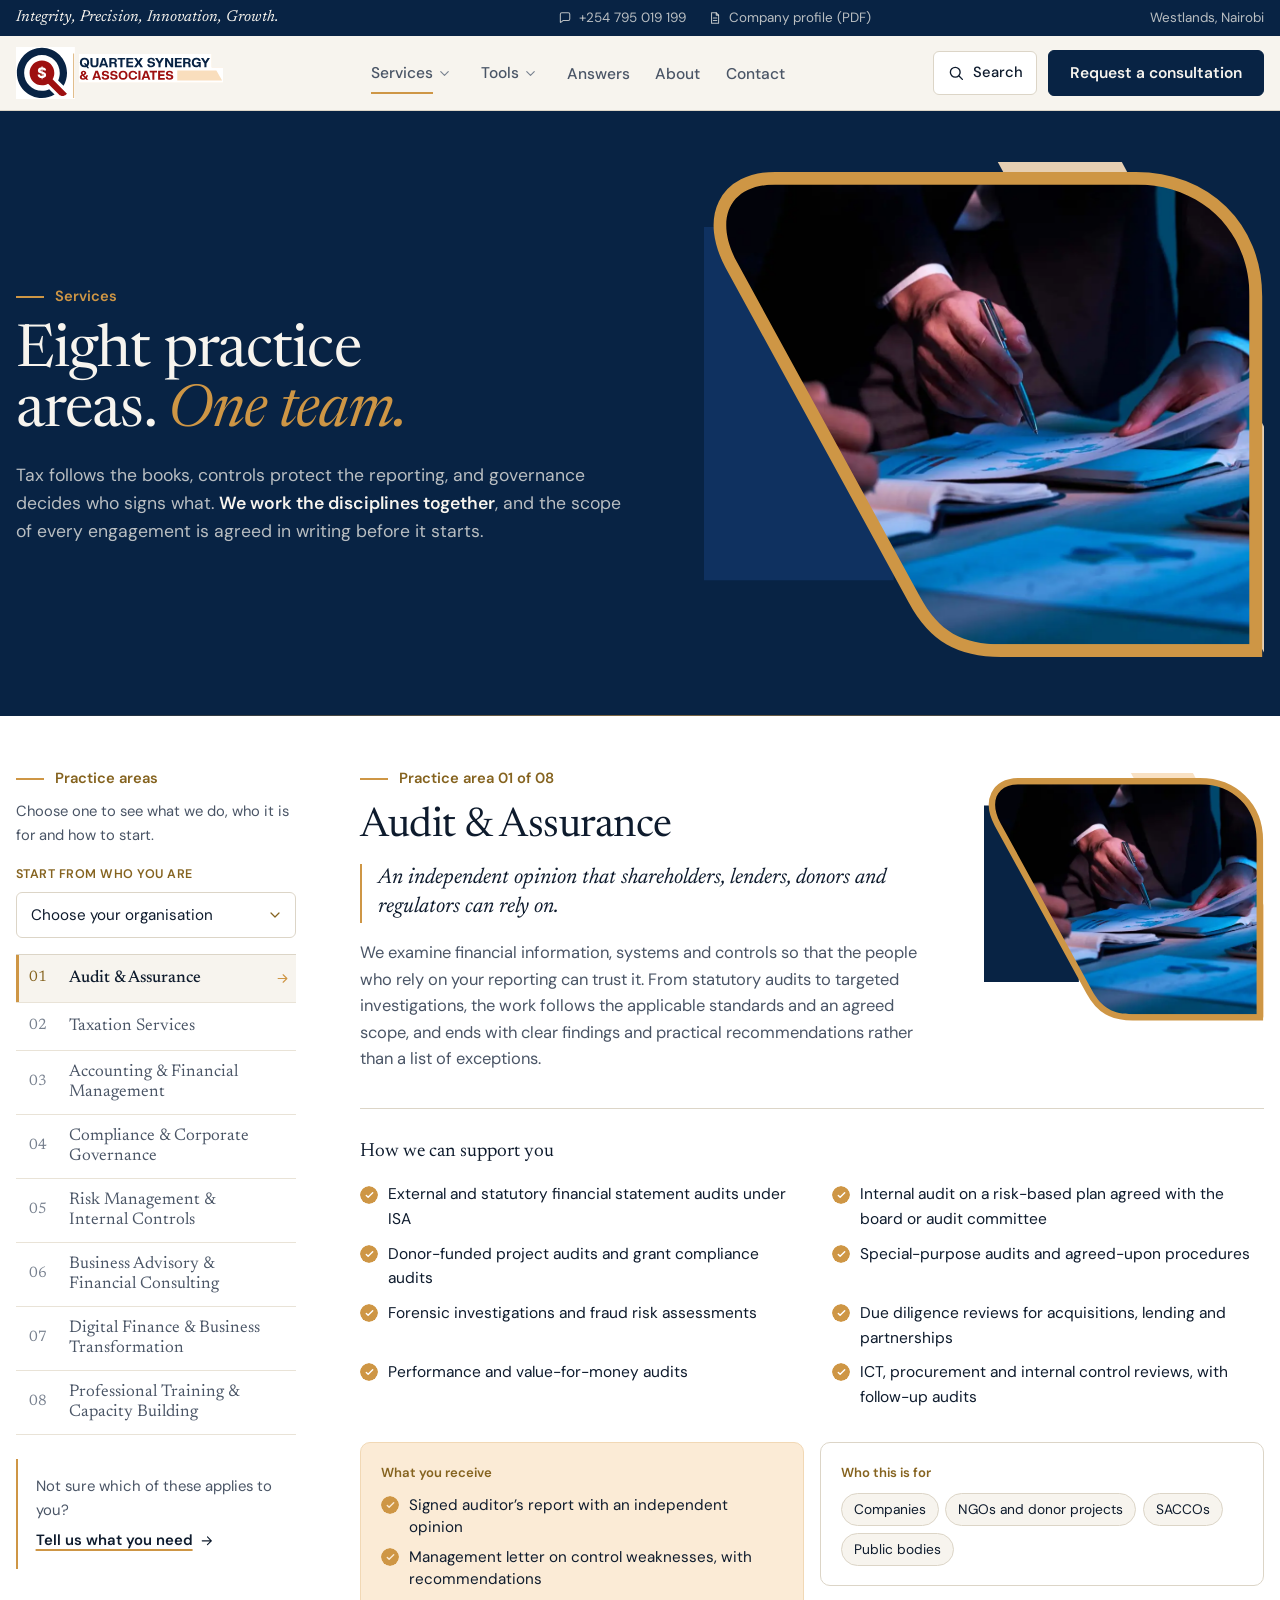
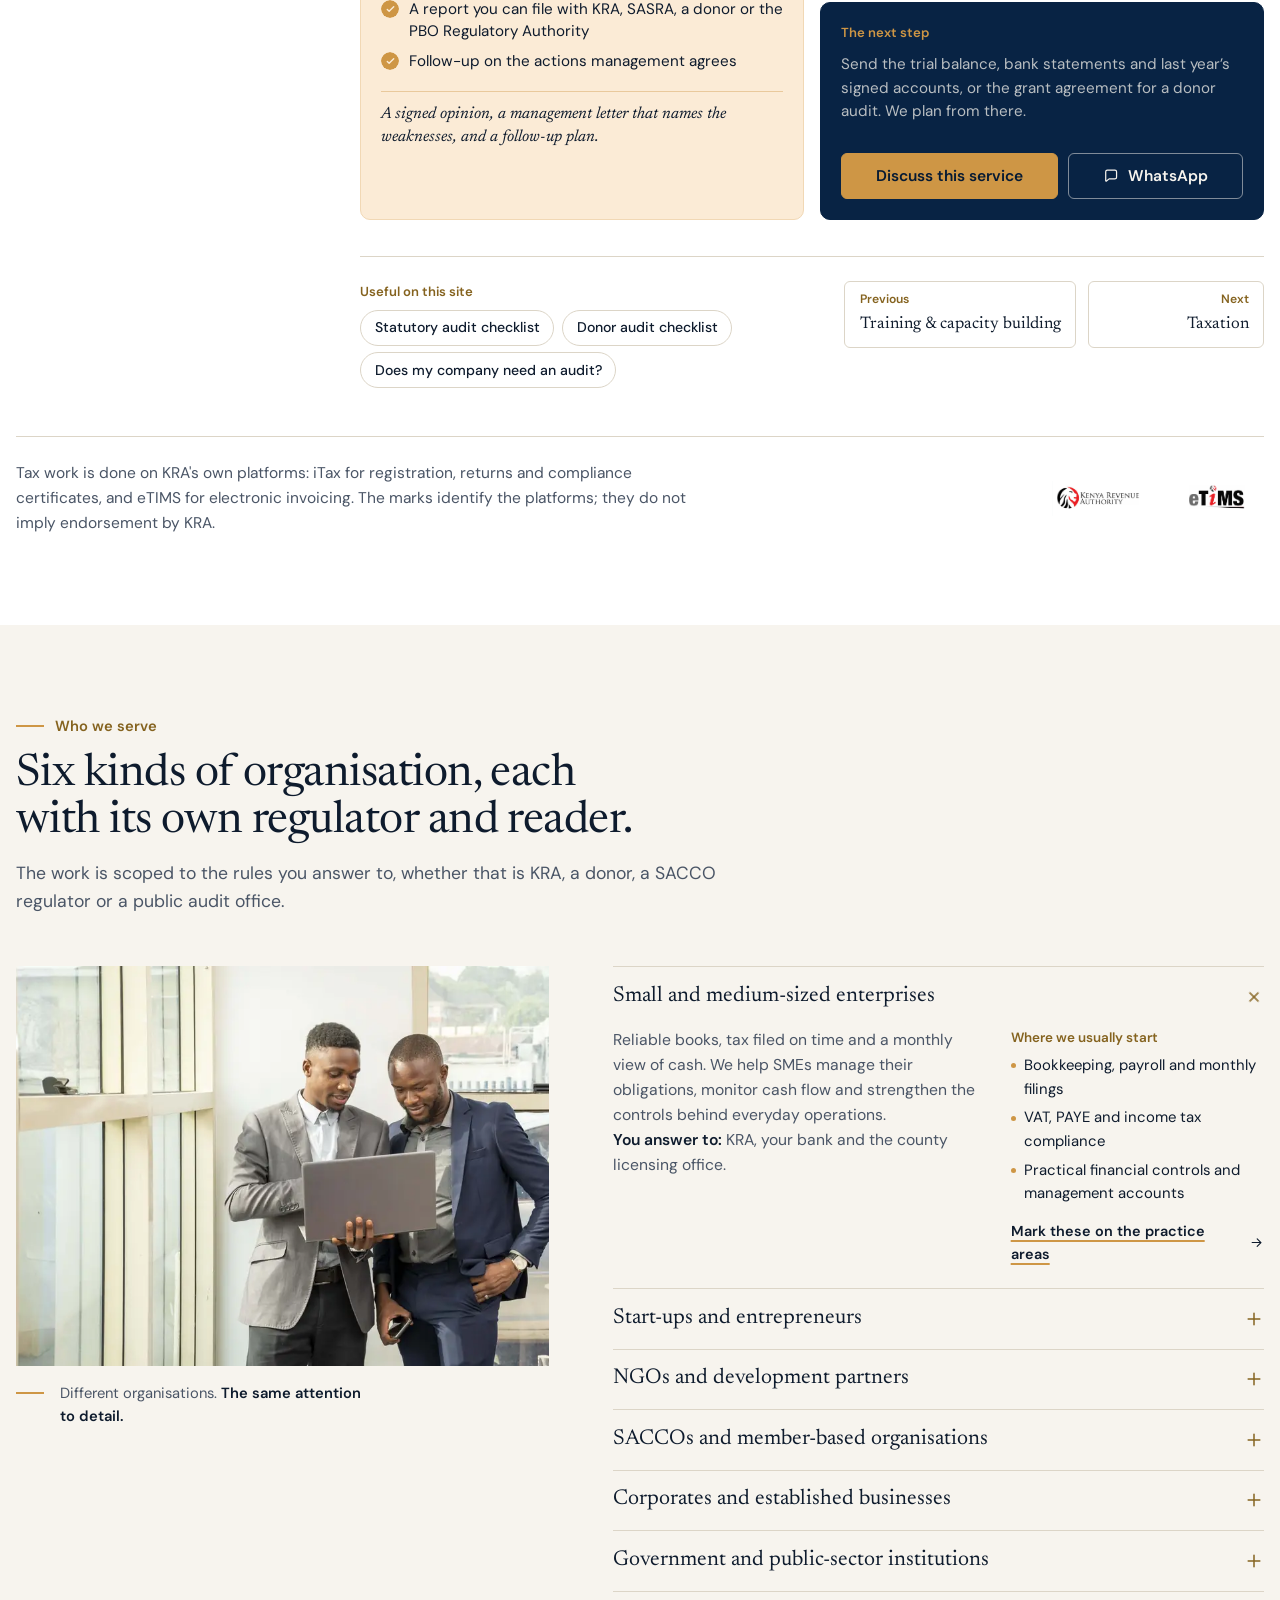
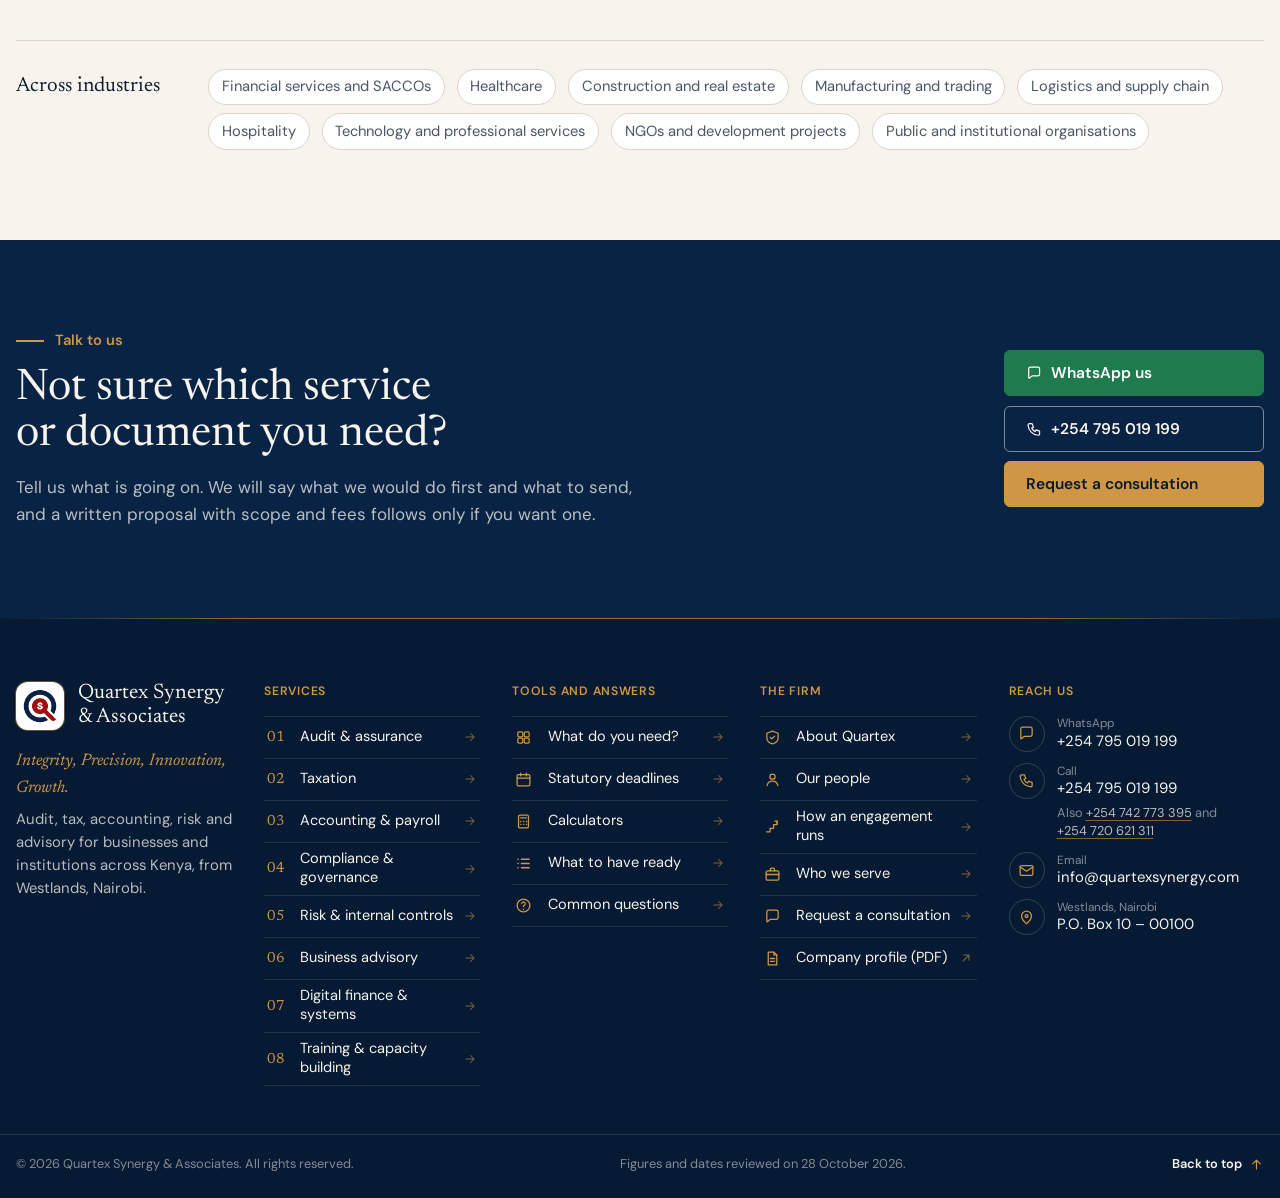
<file: services.html>
<!doctype html>
<html lang="en-KE">
<head>
  <script>document.documentElement.className += " js";</script>
  <meta charset="utf-8">
  <meta name="viewport" content="width=device-width, initial-scale=1, viewport-fit=cover">
  <meta name="theme-color" content="#082344">
  <meta name="robots" content="noindex, nofollow">
  <title>Services — Quartex Synergy &amp; Associates</title>
  <meta name="description" content="Audit and assurance, taxation, accounting and payroll, compliance and governance, risk and internal controls, business advisory, digital finance and training, for organisations across Kenya.">
  <!-- Public origin: set siteUrl in content.js and search the package for quartexsynergy.com before going live on the final domain. -->
  <link rel="canonical" href="https://quartexsynergy.com/services.html">
  <meta property="og:type" content="website">
  <meta property="og:site_name" content="Quartex Synergy &amp; Associates">
  <meta property="og:title" content="Services — Quartex Synergy &amp; Associates">
  <meta property="og:description" content="Audit and assurance, taxation, accounting and payroll, compliance and governance, risk and internal controls, business advisory, digital finance and training, for organisations across Kenya.">
  <meta property="og:url" content="https://quartexsynergy.com/services.html">
  <meta property="og:image" content="https://quartexsynergy.com/assets/og-image.jpg">
  <meta property="og:image:width" content="1200">
  <meta property="og:image:height" content="630">
  <meta name="twitter:card" content="summary_large_image">
  <link rel="icon" type="image/png" sizes="32x32" href="assets/favicon-32.png">
  <link rel="icon" type="image/webp" href="assets/quartex-mark.webp">
  <link rel="apple-touch-icon" href="assets/apple-touch-icon.png">
  <link rel="preload" as="font" href="assets/fonts/dm-sans.woff2" type="font/woff2" crossorigin>
  <link rel="preconnect" href="https://fonts.googleapis.com">
  <link rel="preconnect" href="https://fonts.gstatic.com" crossorigin>
  <link rel="stylesheet" href="https://fonts.googleapis.com/css2?family=Newsreader:ital,opsz,wght@0,6..72,400;0,6..72,500;1,6..72,400&display=swap">
  <link rel="stylesheet" href="assets/fonts/fonts.css">
  <link rel="stylesheet" href="styles.css?v=9b1e788c88">
  <script defer src="content.js?v=9b1e788c88"></script>
  <script defer src="app.js?v=9b1e788c88"></script>

</head>
<body data-page="services">
<svg class="svg-defs" xmlns="http://www.w3.org/2000/svg" aria-hidden="true"><defs>
  <symbol id="i-notice" viewBox="0 0 24 24"><path d="M7 3h7l5 5v13H7z"/><path d="M14 3v5h5"/><path d="M12 11v4"/><path d="M12 18v.5"/></symbol>
  <symbol id="i-shield" viewBox="0 0 24 24"><path d="M12 3l8 3v6c0 5-3.5 8-8 9-4.5-1-8-4-8-9V6z"/><path d="M9 12l2 2 4-4"/></symbol>
  <symbol id="i-book" viewBox="0 0 24 24"><path d="M4 5h6a2 2 0 0 1 2 2v13a2 2 0 0 0-2-2H4z"/><path d="M20 5h-6a2 2 0 0 0-2 2v13a2 2 0 0 1 2-2h6z"/></symbol>
  <symbol id="i-plus" viewBox="0 0 24 24"><circle cx="12" cy="12" r="9"/><path d="M12 8v8M8 12h8"/></symbol>
  <symbol id="i-lock" viewBox="0 0 24 24"><rect x="5" y="11" width="14" height="10" rx="2"/><path d="M8 11V8a4 4 0 0 1 8 0v3"/></symbol>
  <symbol id="i-screen" viewBox="0 0 24 24"><rect x="3" y="5" width="18" height="12" rx="2"/><path d="M8 21h8M12 17v4"/></symbol>
  <symbol id="i-cap" viewBox="0 0 24 24"><path d="M3 10l9-4 9 4-9 4z"/><path d="M7 12v4c0 1.5 2.5 3 5 3s5-1.5 5-3v-4"/><path d="M21 10v5"/></symbol>
  <symbol id="i-help" viewBox="0 0 24 24"><circle cx="12" cy="12" r="9"/><path d="M9.5 9.5a2.5 2.5 0 1 1 3.5 2.3c-.7.4-1 1-1 1.7"/><path d="M12 17v.5"/></symbol>
  <symbol id="i-chat" viewBox="0 0 24 24"><path d="M4 5.5A2.5 2.5 0 0 1 6.5 3h11A2.5 2.5 0 0 1 20 5.5v8a2.5 2.5 0 0 1-2.5 2.5H9l-4.3 3.4A.6.6 0 0 1 4 19V5.5z"/></symbol>
  <symbol id="i-phone" viewBox="0 0 24 24"><path d="M5 4h4l2 5-2.5 1.5a11 11 0 0 0 5 5L15 13l5 2v4a2 2 0 0 1-2 2A16 16 0 0 1 3 6a2 2 0 0 1 2-2z"/></symbol>
  <symbol id="i-mail" viewBox="0 0 24 24"><rect x="3" y="5" width="18" height="14" rx="2"/><path d="M3 7l9 6 9-6"/></symbol>
  <symbol id="i-search" viewBox="0 0 24 24"><circle cx="11" cy="11" r="6.5"/><path d="M16 16l4.5 4.5"/></symbol>
  <symbol id="i-pin" viewBox="0 0 24 24"><path d="M19 10c0 5-7 11-7 11S5 15 5 10a7 7 0 1 1 14 0Z"/><circle cx="12" cy="10" r="2"/></symbol>
  <symbol id="i-doc" viewBox="0 0 24 24"><path d="M6 3h8l4 4v14H6z"/><path d="M14 3v4h4"/><path d="M9 12h6M9 16h6"/></symbol>
  <symbol id="i-close" viewBox="0 0 24 24"><path d="m6 6 12 12M6 18 18 6"/></symbol>
  <symbol id="i-plus-s" viewBox="0 0 24 24"><path d="M12 5v14M5 12h14"/></symbol>
  <symbol id="i-arrow" viewBox="0 0 24 24"><path d="M5 12h14M13 6l6 6-6 6"/></symbol>
  <symbol id="i-out" viewBox="0 0 24 24"><path d="M7 17 17 7M8 7h9v9"/></symbol>
  <symbol id="i-home" viewBox="0 0 24 24"><path d="M3 11l9-7 9 7"/><path d="M5 10v10h5v-6h4v6h5V10"/></symbol>
  <symbol id="i-calc" viewBox="0 0 24 24"><rect x="5" y="3" width="14" height="18" rx="2"/><path d="M8 7h8"/><path d="M8 12h.5M12 12h.5M16 12h.5M8 16h.5M12 16h.5M16 16h.5"/></symbol>
  <symbol id="i-check" viewBox="0 0 24 24"><path d="m5 12 4 4L19 6"/></symbol>
  <symbol id="i-briefcase" viewBox="0 0 24 24"><rect x="3" y="7" width="18" height="13" rx="2"/><path d="M9 7V5a2 2 0 0 1 2-2h2a2 2 0 0 1 2 2v2"/><path d="M3 12h18"/></symbol>
  <symbol id="i-chev" viewBox="0 0 24 24"><path d="m6 9 6 6 6-6"/></symbol>
  <symbol id="i-menu" viewBox="0 0 24 24"><path d="M4 7h16M4 12h16M4 17h16"/></symbol>
  <symbol id="i-grid" viewBox="0 0 24 24"><rect x="4" y="4" width="7" height="7" rx="1.5"/><rect x="13" y="4" width="7" height="7" rx="1.5"/><rect x="4" y="13" width="7" height="7" rx="1.5"/><rect x="13" y="13" width="7" height="7" rx="1.5"/></symbol>
  <symbol id="i-calendar" viewBox="0 0 24 24"><rect x="3" y="5" width="18" height="16" rx="2"/><path d="M3 10h18M8 3v4M16 3v4"/></symbol>
  <symbol id="i-user" viewBox="0 0 24 24"><circle cx="12" cy="8" r="3.6"/><path d="M4.5 20.5c.6-3.9 3.7-6.3 7.5-6.3s6.9 2.4 7.5 6.3"/></symbol>
  <symbol id="i-steps" viewBox="0 0 24 24"><path d="M3.5 19.5h5v-5h5v-5h5v-5"/><path d="M15.5 4.5h3v3"/></symbol>
  <symbol id="i-list" viewBox="0 0 24 24"><path d="M9 6h11M9 12h11M9 18h11"/><path d="M4 6h.5M4 12h.5M4 18h.5"/></symbol>
</defs></svg>

<a class="skip" href="#main">Skip to content</a>

<div class="utility">
  <div class="wrap">
    <span class="tag">Integrity, Precision, Innovation, Growth.</span>
    <nav aria-label="Quick contact">
      <a href="https://wa.me/254795019199?text=Hello%20Quartex%2C%20I%27d%20like%20to%20talk%20about%20my%20accounts." target="_blank" rel="noopener"><svg class="icon"><use href="#i-chat"/></svg>+254 795 019 199</a>
      <a href="assets/Quartex-Company-Profile.pdf" target="_blank" rel="noopener"><svg class="icon"><use href="#i-doc"/></svg>Company profile (PDF)</a>
    </nav>
    <span class="loc">Westlands, Nairobi</span>
  </div>
</div>

<header class="site-head" id="top">
  <div class="wrap">
    <a class="brand" href="index.html" aria-label="Quartex Synergy &amp; Associates, home"><img src="assets/quartex-official-logo.svg" alt="Quartex Synergy &amp; Associates" width="474" height="119"></a>
    <nav class="primary" id="primary-nav" aria-label="Site">
      <ul>
        <li class="has-menu"><a href="services.html" aria-current="page">Services</a><button class="mega-btn" type="button" aria-expanded="false" aria-controls="mega-services" aria-label="Open the services menu"><svg class="icon"><use href="#i-chev"/></svg></button><div class="mega" id="mega-services" hidden></div></li>
        <li class="has-menu"><a href="tools.html">Tools</a><button class="mega-btn" type="button" aria-expanded="false" aria-controls="mega-tools" aria-label="Open the tools menu"><svg class="icon"><use href="#i-chev"/></svg></button><div class="mega" id="mega-tools" hidden></div></li>
        <li><a href="answers.html">Answers</a></li>
        <li><a href="about.html">About</a></li>
        <li><a href="contact.html">Contact</a></li>
      </ul>
    </nav>
    <div class="head-actions">
      <button class="search-btn" id="search-btn" type="button" aria-label="Search the site"><svg class="icon"><use href="#i-search"/></svg><span>Search</span></button>
      <a class="btn btn-primary head-cta" href="contact.html">Request a consultation</a>
      <button class="menu-btn" id="menu-btn" type="button" aria-expanded="false" aria-controls="menu-sheet"><svg class="icon"><use href="#i-menu"/></svg><span>Menu</span></button>
    </div>
    <div class="progress" id="progress" aria-hidden="true"></div>
  </div>
  <div class="menu-sheet" id="menu-sheet" hidden>
    <nav class="wrap" id="menu-sheet-nav" aria-label="All pages">
      <ul class="ms-fallback">
        <li><a href="index.html">Home</a></li>
        <li><a href="services.html" aria-current="page">Services</a></li>
        <li><a href="tools.html">Tools</a></li>
        <li><a href="answers.html">Answers</a></li>
        <li><a href="about.html">About</a></li>
        <li><a href="contact.html">Contact</a></li>
      </ul>
    </nav>
  </div>
</header>

<div class="pagebar" id="pagebar" hidden>
  <div class="wrap">
    <button class="pb-cur" id="pb-cur" type="button" aria-expanded="false" aria-controls="pb-list"><span class="pb-k" id="pb-k">On this page</span><b class="pb-t" id="pb-t"></b><svg class="icon"><use href="#i-chev"/></svg></button>
    <div class="pb-nav"><button class="pb-prev" id="pb-prev" type="button" aria-label="Previous"><svg class="icon"><use href="#i-chev"/></svg></button><button class="pb-next" id="pb-next" type="button" aria-label="Next"><svg class="icon"><use href="#i-chev"/></svg></button></div>
  </div>
  <div class="pb-list" id="pb-list" hidden><div class="wrap"><ol id="pb-items"></ol></div></div>
</div>

<main id="main">

<section class="page-hero" aria-labelledby="page-title">
  <div class="wrap page-hero-grid">
    <div class="ph-copy">
      <span class="kicker">Services</span>
      <h1 id="page-title">Eight practice areas. <em>One team.</em></h1>
      <p>Tax follows the books, controls protect the reporting, and governance decides who signs what. <strong>We work the disciplines together</strong>, and the scope of every engagement is agreed in writing before it starts.</p>
    </div>
    <div class="art">
      <svg class="ph-art" viewBox="40 60 620 560" aria-hidden="true">
        <defs><clipPath id="phc-svc"><path d="M119 85H518C591 85 644 136 644 209V594H369C326 594 300 580 279 541L76 170C51 123 68 85 119 85Z"/></clipPath></defs>
        <path d="M292-75H430L680 390V640L292-75Z" fill="#F9DEBD" opacity=".92"/>
        <path d="M0 132H143C215 132 250 181 250 247V523H0Z" fill="#0F3160"/>
        <path d="M119 85H518C591 85 644 136 644 209V594H369C326 594 300 580 279 541L76 170C51 123 68 85 119 85Z" fill="#CE9645" stroke="#CE9645" stroke-width="28"/>
        <g clip-path="url(#phc-svc)"><image href="assets/editorial/audit-review-1600.webp" x="40" y="60" width="640" height="560" preserveAspectRatio="xMidYMid slice"/></g>
      </svg>
      <svg class="ph-art-m" viewBox="0 0 660 300" aria-hidden="true">
        <defs><clipPath id="phm-svc"><path d="M120 15H590C625 15 645 35 645 70V285H330C300 285 285 275 272 253L75 60C55 35 75 15 120 15Z"/></clipPath></defs>
        <path d="M330-60H420L660 200V330H600Z" fill="#F9DEBD" opacity=".92"/>
        <path d="M0 90H150C190 90 215 118 215 158V300H0Z" fill="#0F3160"/>
        <path d="M120 15H590C625 15 645 35 645 70V285H330C300 285 285 275 272 253L75 60C55 35 75 15 120 15Z" fill="#CE9645" stroke="#CE9645" stroke-width="22"/>
        <g clip-path="url(#phm-svc)"><image href="assets/editorial/audit-review-1600.webp" x="60" y="-40" width="620" height="414" preserveAspectRatio="xMidYMid slice"/></g>
      </svg>
    </div>
  </div>
</section>

<section class="section section-white svc-dir" id="service-list" aria-label="Services in full">
  <div class="wrap svc-dir-grid">
    <aside class="svc-index-wrap">
      <span class="kicker">Practice areas</span>
      <p>Choose one to see what we do, who it is for and how to start.</p>
      <div class="svc-who">
        <label class="svc-who-l" for="svc-who">Start from who you are</label>
        <div class="select-wrap"><select id="svc-who"><option value="">Choose your organisation</option></select><svg class="icon" aria-hidden="true"><use href="#i-chev"/></svg></div>
      </div>
      <ol class="svc-index" id="svc-index"></ol>
      <div class="svc-index-foot">
        <p>Not sure which of these applies to you?</p>
        <a class="textlink" href="index.html#start">Tell us what you need <svg class="icon"><use href="#i-arrow"/></svg></a>
      </div>
    </aside>
    <div class="svc-main">
      <div class="svc-who-note" id="svc-who-note" aria-live="polite" hidden></div>
      <div class="svc-stage" id="svc-stage" aria-live="polite"></div>
    </div>
  </div>
  <div class="wrap">
    <div class="svc-note svc-note-light">
      <p>Tax work is done on KRA's own platforms: iTax for registration, returns and compliance certificates, and eTIMS for electronic invoicing. The marks identify the platforms; they do not imply endorsement by KRA.</p>
      <div class="marks"><span class="mark"><img src="assets/kra-official-logo.png" alt="Kenya Revenue Authority" width="902" height="345" loading="lazy"></span><span class="mark etims"><img src="assets/etims-official-logo.png" alt="eTIMS" width="652" height="345" loading="lazy"></span></div>
    </div>
  </div>
  <noscript><div class="wrap"><p>Our services: audit and assurance, taxation, accounting and financial management, compliance and governance, risk and internal controls, business advisory, digital finance and systems, and training. See the <a href="assets/Quartex-Company-Profile.pdf">company profile</a> for details.</p></div></noscript>
</section>

<section class="section" id="who" aria-labelledby="who-title">
  <div class="wrap">
    <div class="sec-head">
      <span class="kicker">Who we serve</span>
      <h2 id="who-title">Six kinds of organisation, each with its own regulator and reader.</h2>
      <p>The work is scoped to the rules you answer to, whether that is KRA, a donor, a SACCO regulator or a public audit office.</p>
    </div>
    <div class="who-layout">
      <div class="who-visual">
        <img src="assets/editorial/client-collaboration-1600.webp" srcset="assets/editorial/client-collaboration-900.webp 900w, assets/editorial/client-collaboration-1600.webp 1600w" sizes="(max-width: 980px) 100vw, 45vw" alt="Two business professionals reviewing a laptop together" width="2000" height="1333" loading="lazy" decoding="async">
        <p class="photo-note"><span>Different organisations. <strong>The same attention to detail.</strong></span></p>
      </div>
      <div id="audiences"></div>
    </div>
    <div class="industries">
      <h3>Across industries</h3>
      <ul id="industries"></ul>
    </div>
  </div>
</section>

<section class="section on-navy contact-band closing-band" aria-labelledby="closing-title">
  <div class="wrap">
    <div class="contact-band-grid">
      <div>
        <span class="kicker">Talk to us</span>
        <h2 id="closing-title">Not sure which service or document you need?</h2>
        <p>Tell us what is going on. We will say what we would do first and what to send, and a written proposal with scope and fees follows only if you want one.</p>
      </div>
      <div class="actions">
        <a class="btn btn-wa" href="https://wa.me/254795019199?text=Hello%20Quartex%2C%20I%27m%20not%20sure%20which%20of%20your%20services%20I%20need.%20Here%20is%20my%20situation%3A%20" target="_blank" rel="noopener"><svg class="icon"><use href="#i-chat"/></svg>WhatsApp us</a>
        <a class="btn btn-light" href="tel:+254795019199"><svg class="icon"><use href="#i-phone"/></svg>+254 795 019 199</a>
        <a class="btn btn-gold" href="contact.html">Request a consultation</a>
      </div>
    </div>
  </div>
</section>

</main>

<footer class="foot" id="site-foot">
  <div class="wrap foot-grid">
    <div class="foot-brand">
      <a class="foot-name" href="index.html" aria-label="Quartex Synergy &amp; Associates, home"><span class="foot-mark"><img src="assets/quartex-mark.webp" alt="" width="238" height="240" loading="lazy"></span><span>Quartex Synergy<br>&amp; Associates</span></a>
      <p class="tag">Integrity, Precision, Innovation, Growth.</p>
      <p class="desc">Audit, tax, accounting, risk and advisory for businesses and institutions across Kenya, from Westlands, Nairobi.</p>
    </div>
    <div class="foot-reach">
      <h4>Reach us</h4>
      <ul class="reach">
        <li><a href="https://wa.me/254795019199?text=Hello%20Quartex%2C%20I%27d%20like%20to%20talk%20about%20my%20accounts." target="_blank" rel="noopener"><span class="ri"><svg class="icon"><use href="#i-chat"/></svg></span><span class="rt"><small>WhatsApp</small>+254 795 019 199</span></a></li>
        <li><a href="tel:+254795019199"><span class="ri"><svg class="icon"><use href="#i-phone"/></svg></span><span class="rt"><small>Call</small>+254 795 019 199</span></a><p class="also">Also <a href="tel:+254742773395">+254 742 773 395</a> and <a href="tel:+254720621311">+254 720 621 311</a></p></li>
        <li><a href="mailto:info@quartexsynergy.com"><span class="ri"><svg class="icon"><use href="#i-mail"/></svg></span><span class="rt"><small>Email</small>info@<wbr>quartexsynergy.com</span></a></li>
        <li><a href="https://www.google.com/maps/search/?api=1&amp;query=Westlands%2C%20Nairobi%2C%20Kenya" target="_blank" rel="noopener"><span class="ri"><svg class="icon"><use href="#i-pin"/></svg></span><span class="rt"><small>Westlands, Nairobi</small>P.O. Box 10 &ndash; 00100</span></a></li>
      </ul>
    </div>
    <details class="fgroup fg-1" open>
      <summary><span class="fs-t">Services</span><small class="fs-d">Eight practice areas</small><svg class="icon fs-i" aria-hidden="true"><use href="#i-plus-s"/></svg></summary>
      <ul id="foot-services"></ul>
    </details>
    <details class="fgroup fg-2" open>
      <summary><span class="fs-t">Tools and answers</span><small class="fs-d">Deadlines, calculators, checklists</small><svg class="icon fs-i" aria-hidden="true"><use href="#i-plus-s"/></svg></summary>
      <ul>
        <li><a href="index.html#start"><svg class="icon fl-i" aria-hidden="true"><use href="#i-grid"/></svg><span class="fl-t">What do you need?</span><svg class="icon fl-a" aria-hidden="true"><use href="#i-arrow"/></svg></a></li>
        <li><a href="tools.html#deadlines"><svg class="icon fl-i" aria-hidden="true"><use href="#i-calendar"/></svg><span class="fl-t">Statutory deadlines</span><svg class="icon fl-a" aria-hidden="true"><use href="#i-arrow"/></svg></a></li>
        <li><a href="tools.html#calculators"><svg class="icon fl-i" aria-hidden="true"><use href="#i-calc"/></svg><span class="fl-t">Calculators</span><svg class="icon fl-a" aria-hidden="true"><use href="#i-arrow"/></svg></a></li>
        <li><a href="tools.html#checklists"><svg class="icon fl-i" aria-hidden="true"><use href="#i-list"/></svg><span class="fl-t">What to have ready</span><svg class="icon fl-a" aria-hidden="true"><use href="#i-arrow"/></svg></a></li>
        <li><a href="answers.html"><svg class="icon fl-i" aria-hidden="true"><use href="#i-help"/></svg><span class="fl-t">Common questions</span><svg class="icon fl-a" aria-hidden="true"><use href="#i-arrow"/></svg></a></li>
      </ul>
    </details>
    <details class="fgroup fg-3" open>
      <summary><span class="fs-t">The firm</span><small class="fs-d">About, people and the profile</small><svg class="icon fs-i" aria-hidden="true"><use href="#i-plus-s"/></svg></summary>
      <ul>
        <li><a href="about.html"><svg class="icon fl-i" aria-hidden="true"><use href="#i-shield"/></svg><span class="fl-t">About Quartex</span><svg class="icon fl-a" aria-hidden="true"><use href="#i-arrow"/></svg></a></li>
        <li><a href="about.html#people"><svg class="icon fl-i" aria-hidden="true"><use href="#i-user"/></svg><span class="fl-t">Our people</span><svg class="icon fl-a" aria-hidden="true"><use href="#i-arrow"/></svg></a></li>
        <li><a href="about.html#process"><svg class="icon fl-i" aria-hidden="true"><use href="#i-steps"/></svg><span class="fl-t">How an engagement runs</span><svg class="icon fl-a" aria-hidden="true"><use href="#i-arrow"/></svg></a></li>
        <li><a href="services.html#who"><svg class="icon fl-i" aria-hidden="true"><use href="#i-briefcase"/></svg><span class="fl-t">Who we serve</span><svg class="icon fl-a" aria-hidden="true"><use href="#i-arrow"/></svg></a></li>
        <li><a href="contact.html"><svg class="icon fl-i" aria-hidden="true"><use href="#i-chat"/></svg><span class="fl-t">Request a consultation</span><svg class="icon fl-a" aria-hidden="true"><use href="#i-arrow"/></svg></a></li>
        <li><a href="assets/Quartex-Company-Profile.pdf" target="_blank" rel="noopener"><svg class="icon fl-i" aria-hidden="true"><use href="#i-doc"/></svg><span class="fl-t">Company profile (PDF)</span><svg class="icon fl-a" aria-hidden="true"><use href="#i-out"/></svg></a></li>
      </ul>
    </details>
  </div>
  <div class="wrap foot-bottom">
    <p>&copy; <span id="year">2026</span> Quartex Synergy &amp; Associates. All rights reserved.</p>
    <p>Figures and dates reviewed on <span data-reviewed></span>.</p>
    <a class="foot-up" href="#top" data-to-top>Back to top<svg class="icon" aria-hidden="true"><use href="#i-arrow"/></svg></a>
  </div>
</footer>

<nav class="bottom-bar" aria-label="Quick navigation"><a href="index.html"><svg class="icon"><use href="#i-home"/></svg><span>Home</span></a><a href="services.html" aria-current="page"><svg class="icon"><use href="#i-briefcase"/></svg><span>Services</span></a><a href="tools.html"><svg class="icon"><use href="#i-calc"/></svg><span>Tools</span></a><a href="answers.html"><svg class="icon"><use href="#i-help"/></svg><span>Answers</span></a><a href="contact.html"><svg class="icon"><use href="#i-chat"/></svg><span>Contact</span></a></nav>

<button class="to-top" id="to-top" type="button" aria-label="Back to top" hidden><svg class="icon"><use href="#i-arrow"/></svg></button>

<a class="wa-float" href="https://wa.me/254795019199?text=Hello%20Quartex%2C%20I%27d%20like%20to%20talk%20about%20my%20accounts." target="_blank" rel="noopener" aria-label="Chat with Quartex on WhatsApp"><svg class="icon"><use href="#i-chat"/></svg><span>WhatsApp</span></a>

<dialog class="search-dlg" id="search-dlg" aria-label="Search the site">
  <form class="search-form" id="search-form" role="search">
    <div class="search"><svg class="icon"><use href="#i-search"/></svg><input id="site-search" type="search" placeholder="Search services, deadlines, calculators, checklists, answers" aria-label="Search the site" autocomplete="off"></div>
    <button class="close" type="button" aria-label="Close search" data-close><svg class="icon"><use href="#i-close"/></svg></button>
  </form>
  <div class="search-body">
    <div class="search-hint" id="search-hint">Try: <button type="button" data-q="VAT">VAT</button> <button type="button" data-q="NSSF">NSSF</button> <button type="button" data-q="amnesty">amnesty</button> <button type="button" data-q="objection">objection</button> <button type="button" data-q="audit checklist">audit checklist</button> <button type="button" data-q="payroll">payroll</button></div>
    <ul class="search-results" id="search-results"></ul>
  </div>
</dialog>

<dialog id="dlg" aria-labelledby="dlg-title"><button class="close" type="button" aria-label="Close" data-close><svg class="icon"><use href="#i-close"/></svg></button><div id="dlg-content"></div></dialog>
</body>
</html>
</file>
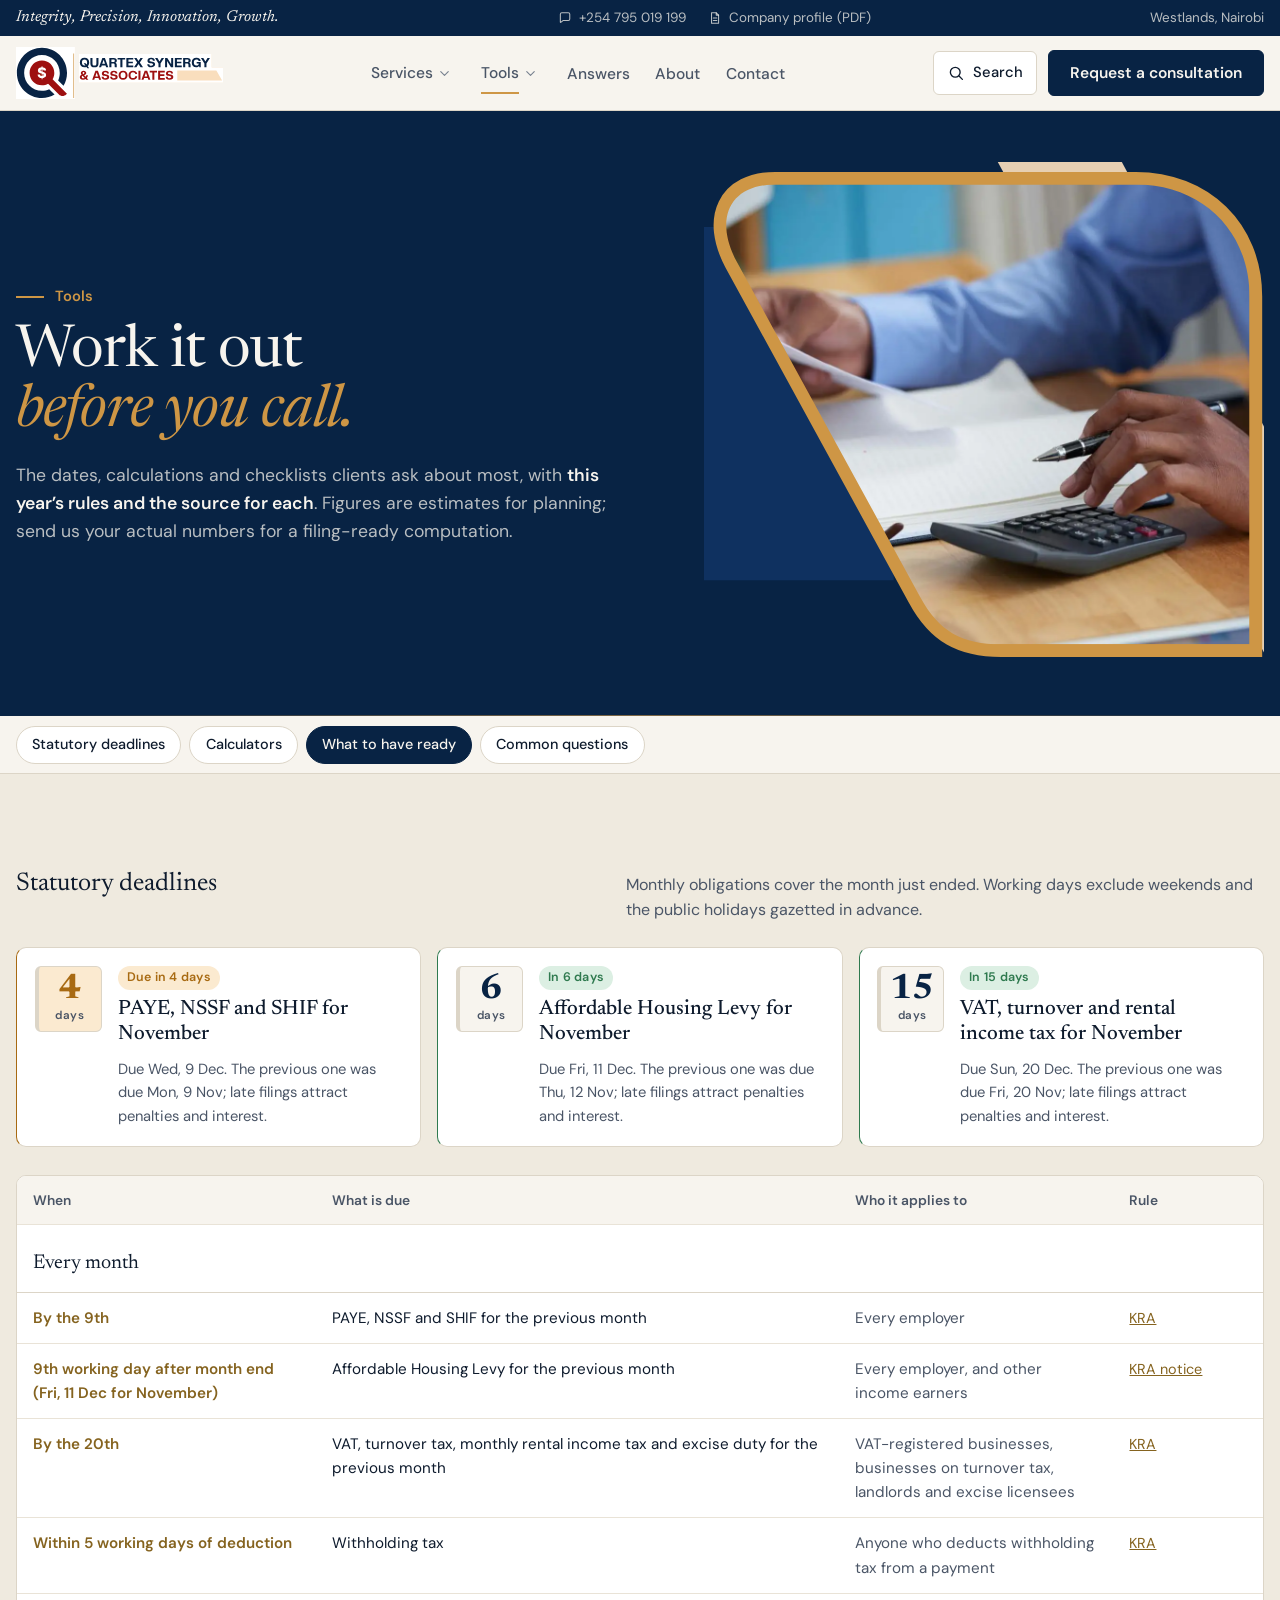
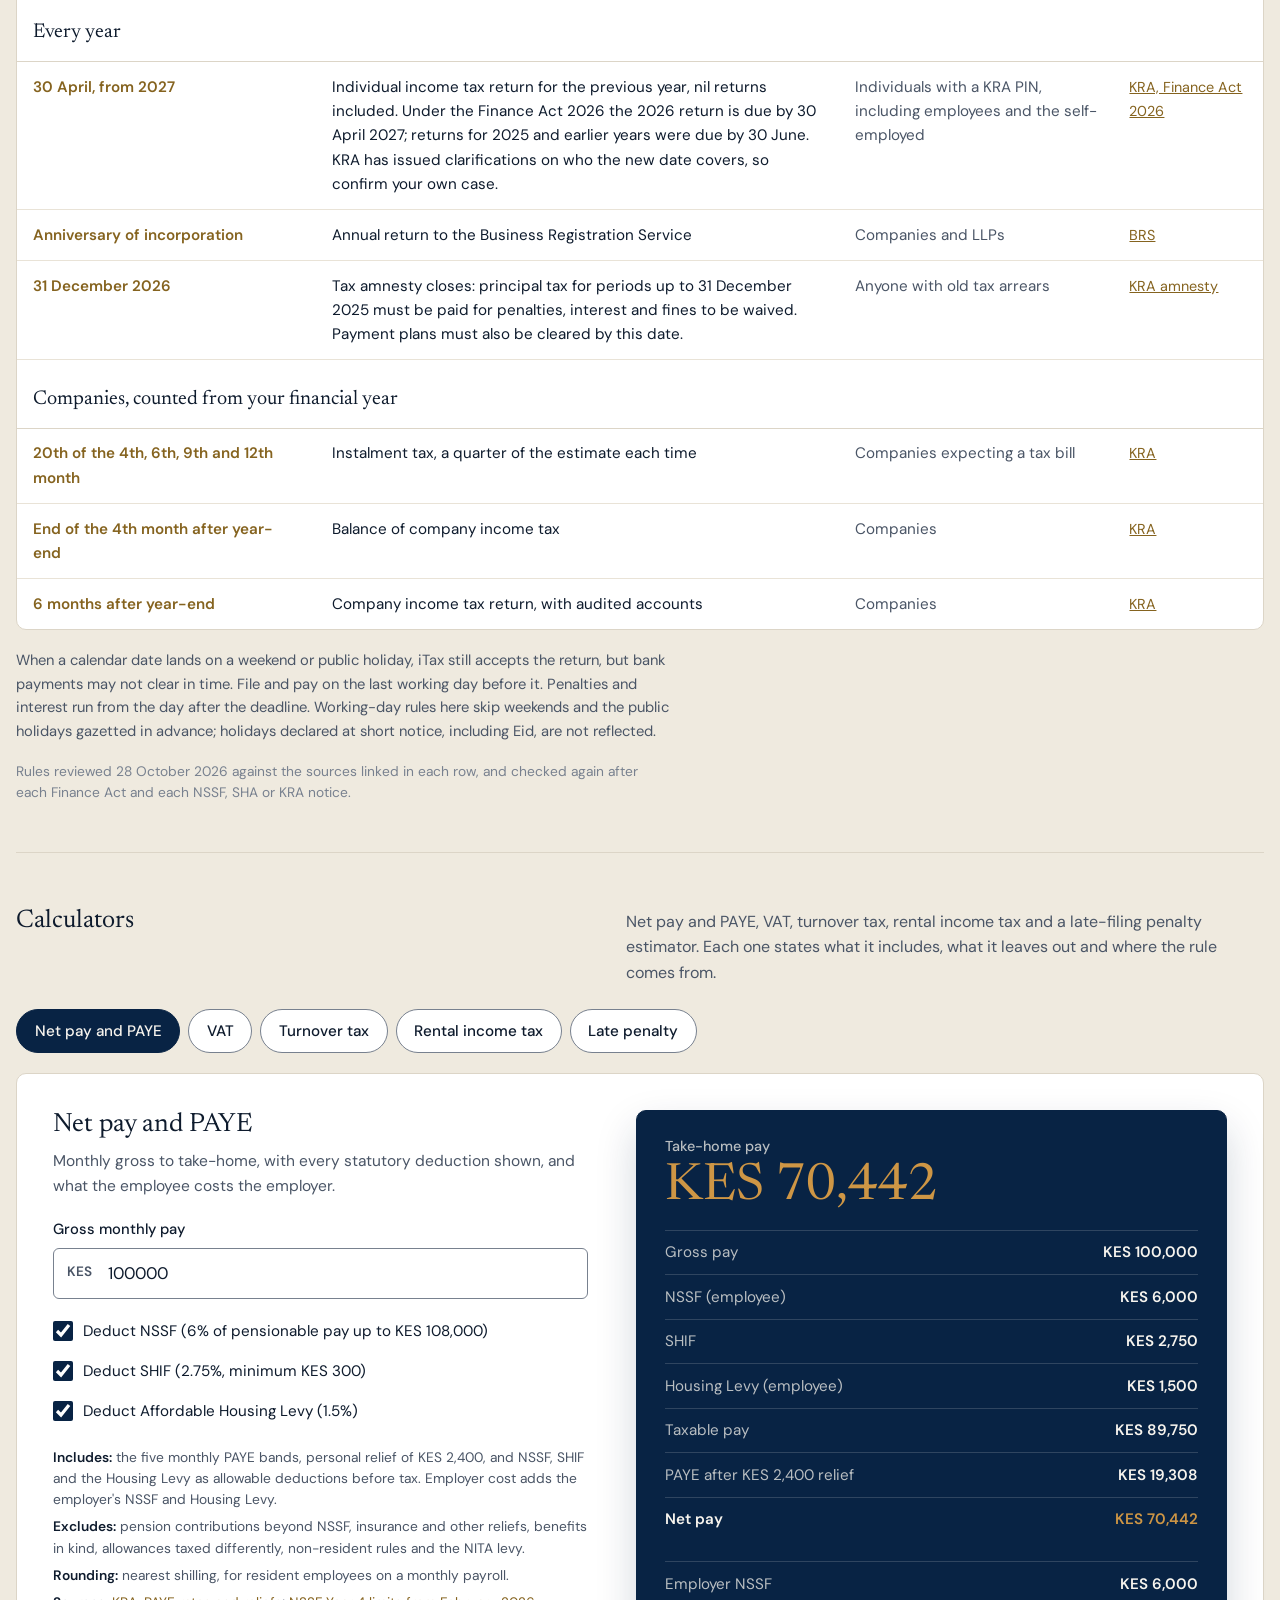
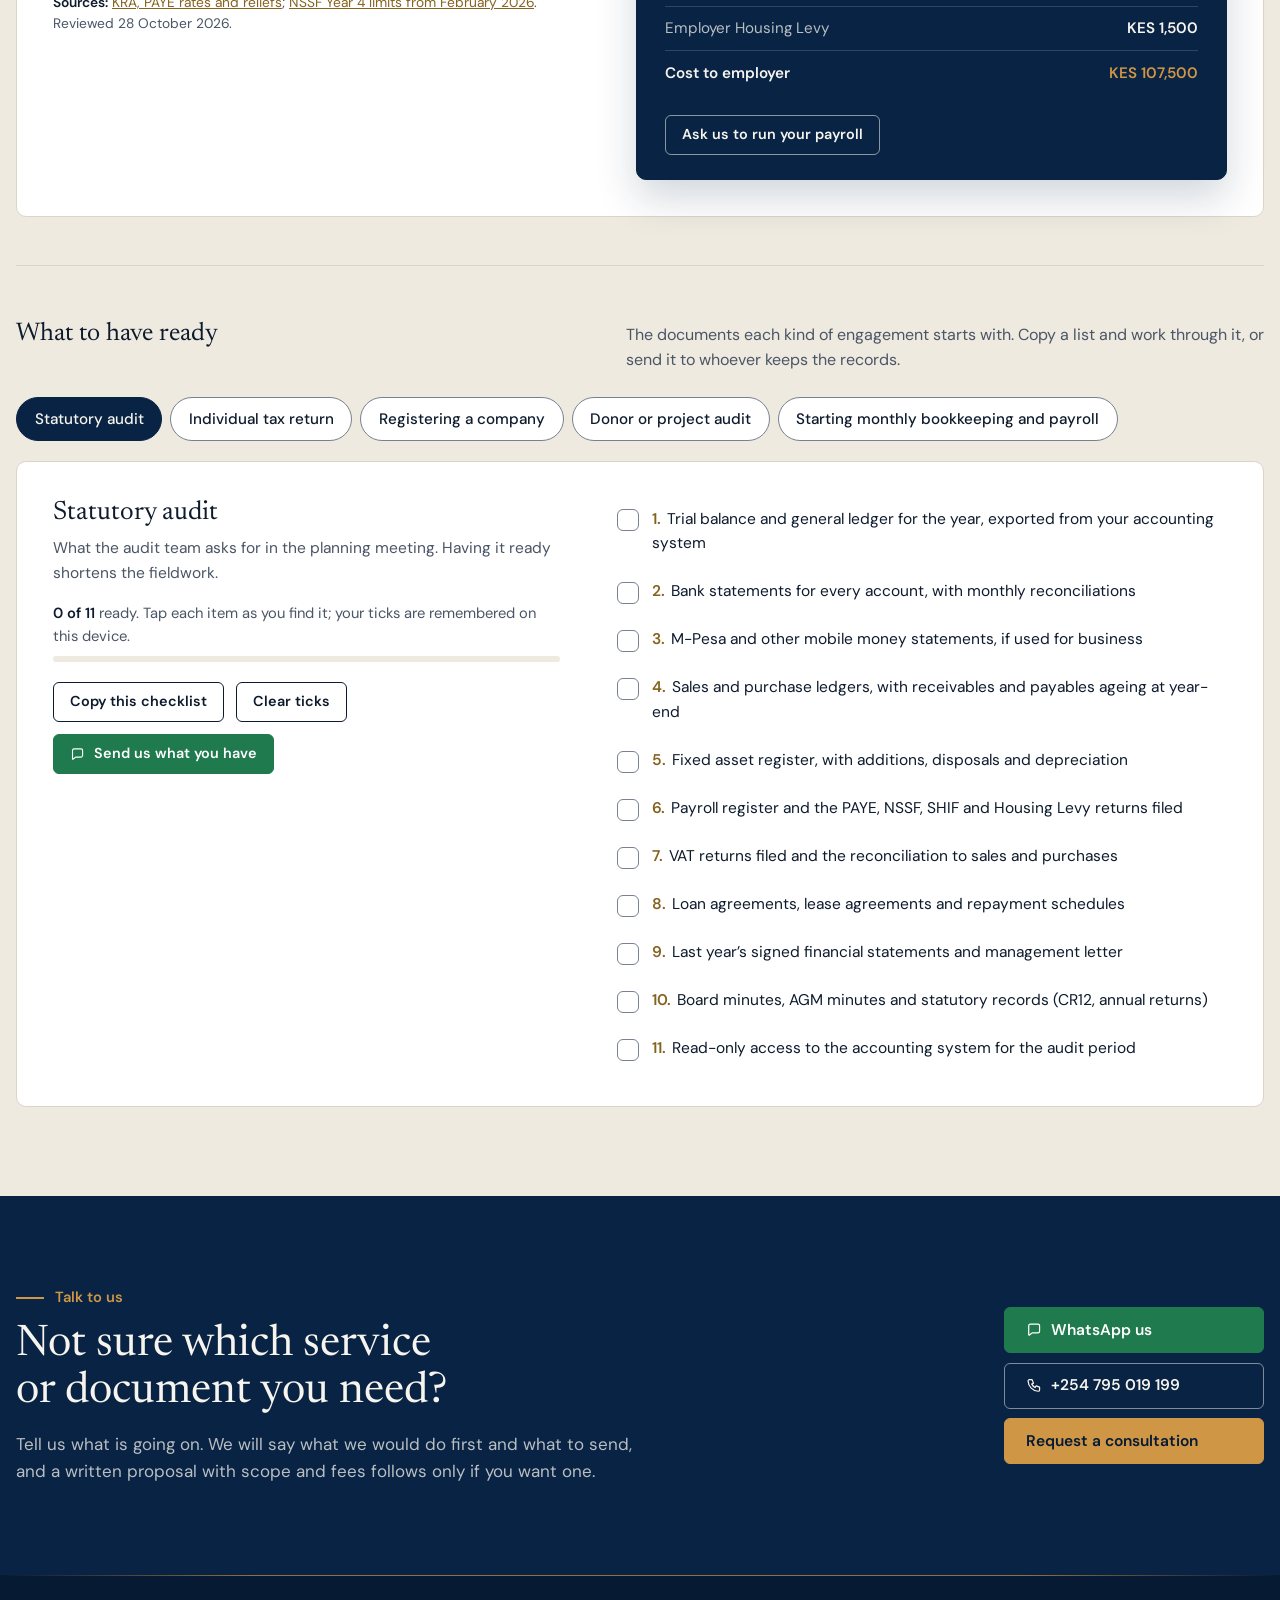
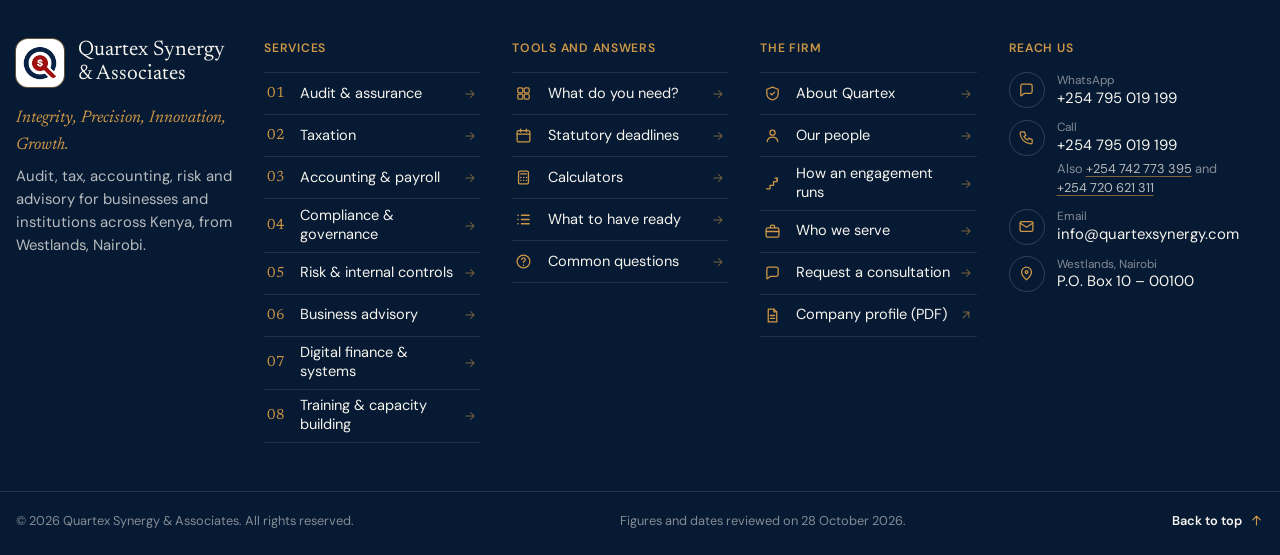
<file: tools.html>
<!doctype html>
<html lang="en-KE">
<head>
  <script>document.documentElement.className += " js";</script>
  <meta charset="utf-8">
  <meta name="viewport" content="width=device-width, initial-scale=1, viewport-fit=cover">
  <meta name="theme-color" content="#082344">
  <meta name="robots" content="noindex, nofollow">
  <title>Deadlines, calculators and checklists — Quartex Synergy &amp; Associates</title>
  <meta name="description" content="Live Kenyan statutory deadlines, PAYE, VAT, turnover tax and rental income calculators, a late-filing penalty estimator and document checklists for audits, tax returns and company registration.">
  <!-- Public origin: set siteUrl in content.js and search the package for quartexsynergy.com before going live on the final domain. -->
  <link rel="canonical" href="https://quartexsynergy.com/tools.html">
  <meta property="og:type" content="website">
  <meta property="og:site_name" content="Quartex Synergy &amp; Associates">
  <meta property="og:title" content="Deadlines, calculators and checklists — Quartex Synergy &amp; Associates">
  <meta property="og:description" content="Live Kenyan statutory deadlines, PAYE, VAT, turnover tax and rental income calculators, a late-filing penalty estimator and document checklists for audits, tax returns and company registration.">
  <meta property="og:url" content="https://quartexsynergy.com/tools.html">
  <meta property="og:image" content="https://quartexsynergy.com/assets/og-image.jpg">
  <meta property="og:image:width" content="1200">
  <meta property="og:image:height" content="630">
  <meta name="twitter:card" content="summary_large_image">
  <link rel="icon" type="image/png" sizes="32x32" href="assets/favicon-32.png">
  <link rel="icon" type="image/webp" href="assets/quartex-mark.webp">
  <link rel="apple-touch-icon" href="assets/apple-touch-icon.png">
  <link rel="preload" as="font" href="assets/fonts/dm-sans.woff2" type="font/woff2" crossorigin>
  <link rel="preconnect" href="https://fonts.googleapis.com">
  <link rel="preconnect" href="https://fonts.gstatic.com" crossorigin>
  <link rel="stylesheet" href="https://fonts.googleapis.com/css2?family=Newsreader:ital,opsz,wght@0,6..72,400;0,6..72,500;1,6..72,400&display=swap">
  <link rel="stylesheet" href="assets/fonts/fonts.css">
  <link rel="stylesheet" href="styles.css?v=9b1e788c88">
  <script defer src="content.js?v=9b1e788c88"></script>
  <script defer src="app.js?v=9b1e788c88"></script>

</head>
<body data-page="tools">
<svg class="svg-defs" xmlns="http://www.w3.org/2000/svg" aria-hidden="true"><defs>
  <symbol id="i-notice" viewBox="0 0 24 24"><path d="M7 3h7l5 5v13H7z"/><path d="M14 3v5h5"/><path d="M12 11v4"/><path d="M12 18v.5"/></symbol>
  <symbol id="i-shield" viewBox="0 0 24 24"><path d="M12 3l8 3v6c0 5-3.5 8-8 9-4.5-1-8-4-8-9V6z"/><path d="M9 12l2 2 4-4"/></symbol>
  <symbol id="i-book" viewBox="0 0 24 24"><path d="M4 5h6a2 2 0 0 1 2 2v13a2 2 0 0 0-2-2H4z"/><path d="M20 5h-6a2 2 0 0 0-2 2v13a2 2 0 0 1 2-2h6z"/></symbol>
  <symbol id="i-plus" viewBox="0 0 24 24"><circle cx="12" cy="12" r="9"/><path d="M12 8v8M8 12h8"/></symbol>
  <symbol id="i-lock" viewBox="0 0 24 24"><rect x="5" y="11" width="14" height="10" rx="2"/><path d="M8 11V8a4 4 0 0 1 8 0v3"/></symbol>
  <symbol id="i-screen" viewBox="0 0 24 24"><rect x="3" y="5" width="18" height="12" rx="2"/><path d="M8 21h8M12 17v4"/></symbol>
  <symbol id="i-cap" viewBox="0 0 24 24"><path d="M3 10l9-4 9 4-9 4z"/><path d="M7 12v4c0 1.5 2.5 3 5 3s5-1.5 5-3v-4"/><path d="M21 10v5"/></symbol>
  <symbol id="i-help" viewBox="0 0 24 24"><circle cx="12" cy="12" r="9"/><path d="M9.5 9.5a2.5 2.5 0 1 1 3.5 2.3c-.7.4-1 1-1 1.7"/><path d="M12 17v.5"/></symbol>
  <symbol id="i-chat" viewBox="0 0 24 24"><path d="M4 5.5A2.5 2.5 0 0 1 6.5 3h11A2.5 2.5 0 0 1 20 5.5v8a2.5 2.5 0 0 1-2.5 2.5H9l-4.3 3.4A.6.6 0 0 1 4 19V5.5z"/></symbol>
  <symbol id="i-phone" viewBox="0 0 24 24"><path d="M5 4h4l2 5-2.5 1.5a11 11 0 0 0 5 5L15 13l5 2v4a2 2 0 0 1-2 2A16 16 0 0 1 3 6a2 2 0 0 1 2-2z"/></symbol>
  <symbol id="i-mail" viewBox="0 0 24 24"><rect x="3" y="5" width="18" height="14" rx="2"/><path d="M3 7l9 6 9-6"/></symbol>
  <symbol id="i-search" viewBox="0 0 24 24"><circle cx="11" cy="11" r="6.5"/><path d="M16 16l4.5 4.5"/></symbol>
  <symbol id="i-pin" viewBox="0 0 24 24"><path d="M19 10c0 5-7 11-7 11S5 15 5 10a7 7 0 1 1 14 0Z"/><circle cx="12" cy="10" r="2"/></symbol>
  <symbol id="i-doc" viewBox="0 0 24 24"><path d="M6 3h8l4 4v14H6z"/><path d="M14 3v4h4"/><path d="M9 12h6M9 16h6"/></symbol>
  <symbol id="i-close" viewBox="0 0 24 24"><path d="m6 6 12 12M6 18 18 6"/></symbol>
  <symbol id="i-plus-s" viewBox="0 0 24 24"><path d="M12 5v14M5 12h14"/></symbol>
  <symbol id="i-arrow" viewBox="0 0 24 24"><path d="M5 12h14M13 6l6 6-6 6"/></symbol>
  <symbol id="i-out" viewBox="0 0 24 24"><path d="M7 17 17 7M8 7h9v9"/></symbol>
  <symbol id="i-home" viewBox="0 0 24 24"><path d="M3 11l9-7 9 7"/><path d="M5 10v10h5v-6h4v6h5V10"/></symbol>
  <symbol id="i-calc" viewBox="0 0 24 24"><rect x="5" y="3" width="14" height="18" rx="2"/><path d="M8 7h8"/><path d="M8 12h.5M12 12h.5M16 12h.5M8 16h.5M12 16h.5M16 16h.5"/></symbol>
  <symbol id="i-check" viewBox="0 0 24 24"><path d="m5 12 4 4L19 6"/></symbol>
  <symbol id="i-briefcase" viewBox="0 0 24 24"><rect x="3" y="7" width="18" height="13" rx="2"/><path d="M9 7V5a2 2 0 0 1 2-2h2a2 2 0 0 1 2 2v2"/><path d="M3 12h18"/></symbol>
  <symbol id="i-chev" viewBox="0 0 24 24"><path d="m6 9 6 6 6-6"/></symbol>
  <symbol id="i-menu" viewBox="0 0 24 24"><path d="M4 7h16M4 12h16M4 17h16"/></symbol>
  <symbol id="i-grid" viewBox="0 0 24 24"><rect x="4" y="4" width="7" height="7" rx="1.5"/><rect x="13" y="4" width="7" height="7" rx="1.5"/><rect x="4" y="13" width="7" height="7" rx="1.5"/><rect x="13" y="13" width="7" height="7" rx="1.5"/></symbol>
  <symbol id="i-calendar" viewBox="0 0 24 24"><rect x="3" y="5" width="18" height="16" rx="2"/><path d="M3 10h18M8 3v4M16 3v4"/></symbol>
  <symbol id="i-user" viewBox="0 0 24 24"><circle cx="12" cy="8" r="3.6"/><path d="M4.5 20.5c.6-3.9 3.7-6.3 7.5-6.3s6.9 2.4 7.5 6.3"/></symbol>
  <symbol id="i-steps" viewBox="0 0 24 24"><path d="M3.5 19.5h5v-5h5v-5h5v-5"/><path d="M15.5 4.5h3v3"/></symbol>
  <symbol id="i-list" viewBox="0 0 24 24"><path d="M9 6h11M9 12h11M9 18h11"/><path d="M4 6h.5M4 12h.5M4 18h.5"/></symbol>
</defs></svg>

<a class="skip" href="#main">Skip to content</a>

<div class="utility">
  <div class="wrap">
    <span class="tag">Integrity, Precision, Innovation, Growth.</span>
    <nav aria-label="Quick contact">
      <a href="https://wa.me/254795019199?text=Hello%20Quartex%2C%20I%27d%20like%20to%20talk%20about%20my%20accounts." target="_blank" rel="noopener"><svg class="icon"><use href="#i-chat"/></svg>+254 795 019 199</a>
      <a href="assets/Quartex-Company-Profile.pdf" target="_blank" rel="noopener"><svg class="icon"><use href="#i-doc"/></svg>Company profile (PDF)</a>
    </nav>
    <span class="loc">Westlands, Nairobi</span>
  </div>
</div>

<header class="site-head" id="top">
  <div class="wrap">
    <a class="brand" href="index.html" aria-label="Quartex Synergy &amp; Associates, home"><img src="assets/quartex-official-logo.svg" alt="Quartex Synergy &amp; Associates" width="474" height="119"></a>
    <nav class="primary" id="primary-nav" aria-label="Site">
      <ul>
        <li class="has-menu"><a href="services.html">Services</a><button class="mega-btn" type="button" aria-expanded="false" aria-controls="mega-services" aria-label="Open the services menu"><svg class="icon"><use href="#i-chev"/></svg></button><div class="mega" id="mega-services" hidden></div></li>
        <li class="has-menu"><a href="tools.html" aria-current="page">Tools</a><button class="mega-btn" type="button" aria-expanded="false" aria-controls="mega-tools" aria-label="Open the tools menu"><svg class="icon"><use href="#i-chev"/></svg></button><div class="mega" id="mega-tools" hidden></div></li>
        <li><a href="answers.html">Answers</a></li>
        <li><a href="about.html">About</a></li>
        <li><a href="contact.html">Contact</a></li>
      </ul>
    </nav>
    <div class="head-actions">
      <button class="search-btn" id="search-btn" type="button" aria-label="Search the site"><svg class="icon"><use href="#i-search"/></svg><span>Search</span></button>
      <a class="btn btn-primary head-cta" href="contact.html">Request a consultation</a>
      <button class="menu-btn" id="menu-btn" type="button" aria-expanded="false" aria-controls="menu-sheet"><svg class="icon"><use href="#i-menu"/></svg><span>Menu</span></button>
    </div>
    <div class="progress" id="progress" aria-hidden="true"></div>
  </div>
  <div class="menu-sheet" id="menu-sheet" hidden>
    <nav class="wrap" id="menu-sheet-nav" aria-label="All pages">
      <ul class="ms-fallback">
        <li><a href="index.html">Home</a></li>
        <li><a href="services.html">Services</a></li>
        <li><a href="tools.html" aria-current="page">Tools</a></li>
        <li><a href="answers.html">Answers</a></li>
        <li><a href="about.html">About</a></li>
        <li><a href="contact.html">Contact</a></li>
      </ul>
    </nav>
  </div>
</header>

<div class="pagebar" id="pagebar" hidden>
  <div class="wrap">
    <button class="pb-cur" id="pb-cur" type="button" aria-expanded="false" aria-controls="pb-list"><span class="pb-k" id="pb-k">On this page</span><b class="pb-t" id="pb-t"></b><svg class="icon"><use href="#i-chev"/></svg></button>
    <div class="pb-nav"><button class="pb-prev" id="pb-prev" type="button" aria-label="Previous"><svg class="icon"><use href="#i-chev"/></svg></button><button class="pb-next" id="pb-next" type="button" aria-label="Next"><svg class="icon"><use href="#i-chev"/></svg></button></div>
  </div>
  <div class="pb-list" id="pb-list" hidden><div class="wrap"><ol id="pb-items"></ol></div></div>
</div>

<main id="main">

<section class="page-hero" aria-labelledby="page-title">
  <div class="wrap page-hero-grid">
    <div class="ph-copy">
      <span class="kicker">Tools</span>
      <h1 id="page-title">Work it out <em>before you call.</em></h1>
      <p>The dates, calculations and checklists clients ask about most, with <strong>this year’s rules and the source for each</strong>. Figures are estimates for planning; send us your actual numbers for a filing-ready computation.</p>
    </div>
    <div class="art">
      <svg class="ph-art" viewBox="40 60 620 560" aria-hidden="true">
        <defs><clipPath id="phc-tools"><path d="M119 85H518C591 85 644 136 644 209V594H369C326 594 300 580 279 541L76 170C51 123 68 85 119 85Z"/></clipPath></defs>
        <path d="M292-75H430L680 390V640L292-75Z" fill="#F9DEBD" opacity=".92"/>
        <path d="M0 132H143C215 132 250 181 250 247V523H0Z" fill="#0F3160"/>
        <path d="M119 85H518C591 85 644 136 644 209V594H369C326 594 300 580 279 541L76 170C51 123 68 85 119 85Z" fill="#CE9645" stroke="#CE9645" stroke-width="28"/>
        <g clip-path="url(#phc-tools)"><image href="assets/editorial/tax-review-1600.webp" x="40" y="60" width="640" height="560" preserveAspectRatio="xMidYMid slice"/></g>
      </svg>
      <svg class="ph-art-m" viewBox="0 0 660 300" aria-hidden="true">
        <defs><clipPath id="phm-tools"><path d="M120 15H590C625 15 645 35 645 70V285H330C300 285 285 275 272 253L75 60C55 35 75 15 120 15Z"/></clipPath></defs>
        <path d="M330-60H420L660 200V330H600Z" fill="#F9DEBD" opacity=".92"/>
        <path d="M0 90H150C190 90 215 118 215 158V300H0Z" fill="#0F3160"/>
        <path d="M120 15H590C625 15 645 35 645 70V285H330C300 285 285 275 272 253L75 60C55 35 75 15 120 15Z" fill="#CE9645" stroke="#CE9645" stroke-width="22"/>
        <g clip-path="url(#phm-tools)"><image href="assets/editorial/tax-review-1600.webp" x="60" y="-40" width="620" height="414" preserveAspectRatio="xMidYMid slice"/></g>
      </svg>
    </div>
  </div>
</section>
<nav class="subnav" aria-label="On this page"><div class="wrap"><a href="#deadlines">Statutory deadlines</a><a href="#calculators">Calculators</a><a href="#checklists">What to have ready</a><a href="answers.html">Common questions</a></div></nav>

<section class="section section-tint" aria-label="Tools">
  <div class="wrap">
    <div class="block" id="deadlines">
      <div class="sub">
        <h2>Statutory deadlines</h2>
        <p>Monthly obligations cover the month just ended. Working days exclude weekends and the public holidays gazetted in advance.</p>
      </div>
      <div class="now" id="now"></div>
      <div class="tablewrap">
        <table class="cal">
          <colgroup><col style="width:24%"><col style="width:42%"><col style="width:22%"><col style="width:12%"></colgroup>
          <thead><tr><th scope="col">When</th><th scope="col">What is due</th><th scope="col">Who it applies to</th><th scope="col">Rule</th></tr></thead>
          <tbody id="cal-body"></tbody>
        </table>
      </div>
      <p class="note" id="deadline-note"></p>
      <p class="reviewed">Rules reviewed <span data-reviewed></span> against the sources linked in each row, and checked again after each Finance Act and each NSSF, SHA or KRA notice.</p>
    </div>

    <div class="block" id="calculators">
      <div class="sub">
        <h2>Calculators</h2>
        <p>Net pay and PAYE, VAT, turnover tax, rental income tax and a late-filing penalty estimator. Each one states what it includes, what it leaves out and where the rule comes from.</p>
      </div>
      <div class="tabs" role="tablist" aria-label="Calculators">
        <button class="tab" role="tab" id="tab-paye" aria-selected="true" aria-controls="tool-paye" data-tab="paye">Net pay and PAYE</button>
        <button class="tab" role="tab" id="tab-vat" aria-selected="false" aria-controls="tool-vat" data-tab="vat">VAT</button>
        <button class="tab" role="tab" id="tab-tot" aria-selected="false" aria-controls="tool-tot" data-tab="tot">Turnover tax</button>
        <button class="tab" role="tab" id="tab-mri" aria-selected="false" aria-controls="tool-mri" data-tab="mri">Rental income tax</button>
        <button class="tab" role="tab" id="tab-penalty" aria-selected="false" aria-controls="tool-penalty" data-tab="penalty">Late penalty</button>
      </div>

      <div class="tool" id="tool-paye" role="tabpanel" aria-labelledby="tab-paye">
        <div>
          <h3>Net pay and PAYE</h3>
          <p class="hint">Monthly gross to take-home, with every statutory deduction shown, and what the employee costs the employer.</p>
          <div class="field money"><label for="paye-gross">Gross monthly pay</label><input id="paye-gross" type="number" inputmode="decimal" min="0" step="100" value="100000"></div>
          <div class="checks">
            <label><input id="paye-nssf" type="checkbox" checked> Deduct NSSF (6% of pensionable pay up to KES 108,000)</label>
            <label><input id="paye-shif" type="checkbox" checked> Deduct SHIF (2.75%, minimum KES 300)</label>
            <label><input id="paye-ahl" type="checkbox" checked> Deduct Affordable Housing Levy (1.5%)</label>
          </div>
          <div class="assume">
            <span><b>Includes:</b> the five monthly PAYE bands, personal relief of KES 2,400, and NSSF, SHIF and the Housing Levy as allowable deductions before tax. Employer cost adds the employer's NSSF and Housing Levy.</span>
            <span><b>Excludes:</b> pension contributions beyond NSSF, insurance and other reliefs, benefits in kind, allowances taxed differently, non-resident rules and the NITA levy.</span>
            <span><b>Rounding:</b> nearest shilling, for resident employees on a monthly payroll.</span>
            <span><b>Sources:</b> <a href="https://www.kra.go.ke/individual/filing-paying/types-of-taxes/paye" target="_blank" rel="noopener">KRA, PAYE rates and reliefs</a>; <a href="https://www.pwc.com/ke/en/assets/pdf/tax-alert-year-4nssf-rates-2026.pdf" target="_blank" rel="noopener">NSSF Year 4 limits from February 2026</a>. Reviewed <span data-reviewed></span>.</span>
          </div>
        </div>
        <div class="result">
          <div class="lbl">Take-home pay</div>
          <div class="big" id="paye-net">KES 0</div>
          <ul class="rows">
            <li><span>Gross pay</span><span id="r-gross"></span></li>
            <li><span>NSSF (employee)</span><span id="r-nssf"></span></li>
            <li><span>SHIF</span><span id="r-shif"></span></li>
            <li><span>Housing Levy (employee)</span><span id="r-ahl"></span></li>
            <li><span>Taxable pay</span><span id="r-taxable"></span></li>
            <li><span>PAYE after KES 2,400 relief</span><span id="r-paye"></span></li>
            <li class="sum"><span>Net pay</span><span id="r-net"></span></li>
          </ul>
          <ul class="rows">
            <li><span>Employer NSSF</span><span id="r-emp-nssf"></span></li>
            <li><span>Employer Housing Levy</span><span id="r-emp-ahl"></span></li>
            <li class="sum"><span>Cost to employer</span><span id="r-cost"></span></li>
          </ul>
          <div class="cta-row"><button class="btn btn-outline btn-sm" type="button" data-need="monthly">Ask us to run your payroll</button></div>
        </div>
      </div>

      <div class="tool" id="tool-vat" role="tabpanel" aria-labelledby="tab-vat" hidden>
        <div>
          <h3>VAT at 16%</h3>
          <p class="hint">Add VAT to a net price, or work out how much VAT sits inside a gross amount.</p>
          <div class="field money"><label for="vat-amount">Amount</label><input id="vat-amount" type="number" inputmode="decimal" min="0" step="100" value="50000"></div>
          <div class="field"><label for="vat-mode">The amount is</label><select id="vat-mode"><option value="add">Before VAT (add 16%)</option><option value="extract">VAT inclusive (extract 16%)</option></select></div>
          <div class="assume">
            <span><b>Includes:</b> the standard rate of 16% on a taxable supply.</span>
            <span><b>Excludes:</b> zero-rated and exempt supplies, withholding VAT, and input VAT you may claim.</span>
            <span><b>Worth knowing:</b> registration is required once taxable supplies reach KES 5 million in 12 months; returns and payment are due by the 20th of the following month, nil returns included.</span>
            <span><b>Source:</b> <a href="https://www.kra.go.ke/business/companies-partnerships/companies-partnerships-pin-taxes/company-partnership-vat" target="_blank" rel="noopener">KRA, Value Added Tax</a>. Reviewed <span data-reviewed></span>.</span>
          </div>
        </div>
        <div class="result">
          <div class="lbl" id="vat-lbl">Price including VAT</div>
          <div class="big" id="vat-big">KES 0</div>
          <ul class="rows">
            <li><span>Net amount</span><span id="vat-net"></span></li>
            <li><span>VAT at 16%</span><span id="vat-tax"></span></li>
            <li class="sum"><span>Gross amount</span><span id="vat-gross"></span></li>
          </ul>
          <div class="cta-row"><button class="btn btn-outline btn-sm" type="button" data-need="kra">Ask about VAT registration or returns</button></div>
        </div>
      </div>

      <div class="tool" id="tool-tot" role="tabpanel" aria-labelledby="tab-tot" hidden>
        <div>
          <h3>Turnover tax</h3>
          <p class="hint">For resident businesses with annual sales above KES 1 million and up to KES 25 million. A final tax on gross monthly sales, with no expenses deducted.</p>
          <div class="field money"><label for="tot-sales">Gross sales this month</label><input id="tot-sales" type="number" inputmode="decimal" min="0" step="1000" value="800000"></div>
          <div class="assume">
            <span><b>Includes:</b> turnover tax at 1.5% of gross sales, filed and paid by the 20th of the following month. A late return carries a penalty of KES 1,000 a month.</span>
            <span><b>Excludes:</b> rental income, management, professional and training fees, and income already taxed at source, which are not subject to turnover tax. Non-residents are excluded.</span>
            <span><b>Source:</b> <a href="https://kra.go.ke/individual/filing-paying/types-of-taxes/turnover-tax-tot" target="_blank" rel="noopener">KRA, Turnover Tax</a>. Reviewed <span data-reviewed></span>.</span>
          </div>
        </div>
        <div class="result">
          <div class="lbl">Turnover tax due</div>
          <div class="big" id="tot-big">KES 0</div>
          <ul class="rows">
            <li><span>Gross sales</span><span id="tot-sales-out"></span></li>
            <li><span>Rate</span><span>1.5%</span></li>
            <li><span>Annualised sales</span><span id="tot-annual"></span></li>
            <li class="sum"><span>Eligibility at this level</span><span id="tot-elig"></span></li>
          </ul>
          <div class="cta-row"><button class="btn btn-outline btn-sm" type="button" data-need="kra">Check which regime fits you</button></div>
        </div>
      </div>

      <div class="tool" id="tool-mri" role="tabpanel" aria-labelledby="tab-mri" hidden>
        <div>
          <h3>Monthly rental income tax</h3>
          <p class="hint">For resident landlords of residential property earning between KES 280,000 and KES 15 million in rent a year.</p>
          <div class="field money"><label for="mri-rent">Gross rent this month</label><input id="mri-rent" type="number" inputmode="decimal" min="0" step="1000" value="120000"></div>
          <div class="assume">
            <span><b>Includes:</b> monthly rental income tax at 7.5% of gross rent, no expenses deducted, filed and paid by the 20th of the following month.</span>
            <span><b>Excludes:</b> commercial rent, landlords outside the band and non-residents, who declare rent under the normal income tax rules.</span>
            <span><b>Source:</b> <a href="https://www.kra.go.ke/individual/filing-paying/types-of-taxes/rental-income-tax" target="_blank" rel="noopener">KRA, Rental Income Tax</a>. Reviewed <span data-reviewed></span>.</span>
          </div>
        </div>
        <div class="result">
          <div class="lbl">Rental income tax due</div>
          <div class="big" id="mri-big">KES 0</div>
          <ul class="rows">
            <li><span>Gross rent</span><span id="mri-rent-out"></span></li>
            <li><span>Rate</span><span>7.5%</span></li>
            <li><span>Annualised rent</span><span id="mri-annual"></span></li>
            <li class="sum"><span>Eligibility at this level</span><span id="mri-elig"></span></li>
          </ul>
          <div class="cta-row"><button class="btn btn-outline btn-sm" type="button" data-need="kra">Ask about rental income filings</button></div>
        </div>
      </div>

      <div class="tool" id="tool-penalty" role="tabpanel" aria-labelledby="tab-penalty" hidden>
        <div>
          <h3>Late filing and payment estimator</h3>
          <p class="hint">What a missed return is likely to cost, so you can decide today whether to file now and pay later, or clear it in one go.</p>
          <div class="field"><label for="pen-type">Which return</label><select id="pen-type"></select></div>
          <div class="field money"><label for="pen-tax">Tax due on the return <span class="opt">(0 for a nil return)</span></label><input id="pen-tax" type="number" inputmode="decimal" min="0" step="1000" value="50000"></div>
          <div class="field"><label for="pen-months">Months late <span class="opt">(part of a month counts as a month)</span></label><input id="pen-months" type="number" inputmode="numeric" min="1" max="120" step="1" value="3"></div>
          <div class="checks">
            <label><input id="pen-unpaid" type="checkbox" checked> The tax is still unpaid as well as unfiled</label>
          </div>
          <div class="assume">
            <span><b>Includes:</b> the late-filing penalty for the return selected; where the tax is also unpaid, a late-payment penalty of 5% of the tax due and interest of 1% for each month or part of a month.</span>
            <span><b>Excludes:</b> penalties for under-declaration, failure to deduct, or offences; waivers you may qualify for, including the 2026 amnesty for periods up to 31 December 2025; any cap on accrued interest.</span>
            <span><b>Sources:</b> <a href="https://www.kra.go.ke/component/kra_faq/faq/737" target="_blank" rel="noopener">KRA, PAYE penalties</a>; <a href="https://kra.go.ke/individual/filing-paying/types-of-taxes/turnover-tax-tot" target="_blank" rel="noopener">KRA, Turnover Tax</a>; Tax Procedures Act, section 83. Reviewed <span data-reviewed></span>.</span>
          </div>
        </div>
        <div class="result">
          <div class="lbl">Estimated penalties and interest</div>
          <div class="big" id="pen-big">KES 0</div>
          <ul class="rows">
            <li><span>Tax due</span><span id="pen-tax-out"></span></li>
            <li><span id="pen-filing-lbl">Late-filing penalty</span><span id="pen-filing"></span></li>
            <li><span>Late-payment penalty (5%)</span><span id="pen-pay"></span></li>
            <li><span id="pen-int-lbl">Interest at 1% a month</span><span id="pen-int"></span></li>
            <li class="sum"><span>Total to clear, including the tax</span><span id="pen-total"></span></li>
          </ul>
          <p class="note" id="pen-note"></p>
          <div class="cta-row"><button class="btn btn-outline btn-sm" type="button" data-need="kra">Ask us to regularise this</button></div>
        </div>
      </div>
    </div>

    <div class="block" id="checklists">
      <div class="sub">
        <h2>What to have ready</h2>
        <p>The documents each kind of engagement starts with. Copy a list and work through it, or send it to whoever keeps the records.</p>
      </div>
      <div class="tabs" role="tablist" aria-label="Checklists" id="check-tabs"></div>
      <div class="check-layout">
        <div>
          <h3 id="check-title"></h3>
          <p class="hint" id="check-intro"></p>
          <p class="check-progress" id="check-progress" aria-live="polite"></p>
          <div class="check-acts">
            <button class="btn btn-outline btn-sm" type="button" id="check-copy">Copy this checklist</button>
            <button class="btn btn-outline btn-sm" type="button" id="check-reset">Clear ticks</button>
            <a class="btn btn-wa btn-sm" id="check-wa" href="https://wa.me/254795019199" target="_blank" rel="noopener"><svg class="icon"><use href="#i-chat"/></svg>Send us what you have</a>
            <span class="status" id="check-status" role="status"></span>
          </div>
        </div>
        <ol id="check-list"></ol>
      </div>
    </div>
  </div>
</section>

<section class="section on-navy contact-band closing-band" aria-labelledby="closing-title">
  <div class="wrap">
    <div class="contact-band-grid">
      <div>
        <span class="kicker">Talk to us</span>
        <h2 id="closing-title">Not sure which service or document you need?</h2>
        <p>Tell us what is going on. We will say what we would do first and what to send, and a written proposal with scope and fees follows only if you want one.</p>
      </div>
      <div class="actions">
        <a class="btn btn-wa" href="https://wa.me/254795019199?text=Hello%20Quartex%2C%20I%27d%20like%20help%20with%20a%20deadline%2C%20a%20calculation%20or%20the%20documents%20to%20prepare%3A%20" target="_blank" rel="noopener"><svg class="icon"><use href="#i-chat"/></svg>WhatsApp us</a>
        <a class="btn btn-light" href="tel:+254795019199"><svg class="icon"><use href="#i-phone"/></svg>+254 795 019 199</a>
        <a class="btn btn-gold" href="contact.html">Request a consultation</a>
      </div>
    </div>
  </div>
</section>

</main>

<footer class="foot" id="site-foot">
  <div class="wrap foot-grid">
    <div class="foot-brand">
      <a class="foot-name" href="index.html" aria-label="Quartex Synergy &amp; Associates, home"><span class="foot-mark"><img src="assets/quartex-mark.webp" alt="" width="238" height="240" loading="lazy"></span><span>Quartex Synergy<br>&amp; Associates</span></a>
      <p class="tag">Integrity, Precision, Innovation, Growth.</p>
      <p class="desc">Audit, tax, accounting, risk and advisory for businesses and institutions across Kenya, from Westlands, Nairobi.</p>
    </div>
    <div class="foot-reach">
      <h4>Reach us</h4>
      <ul class="reach">
        <li><a href="https://wa.me/254795019199?text=Hello%20Quartex%2C%20I%27d%20like%20to%20talk%20about%20my%20accounts." target="_blank" rel="noopener"><span class="ri"><svg class="icon"><use href="#i-chat"/></svg></span><span class="rt"><small>WhatsApp</small>+254 795 019 199</span></a></li>
        <li><a href="tel:+254795019199"><span class="ri"><svg class="icon"><use href="#i-phone"/></svg></span><span class="rt"><small>Call</small>+254 795 019 199</span></a><p class="also">Also <a href="tel:+254742773395">+254 742 773 395</a> and <a href="tel:+254720621311">+254 720 621 311</a></p></li>
        <li><a href="mailto:info@quartexsynergy.com"><span class="ri"><svg class="icon"><use href="#i-mail"/></svg></span><span class="rt"><small>Email</small>info@<wbr>quartexsynergy.com</span></a></li>
        <li><a href="https://www.google.com/maps/search/?api=1&amp;query=Westlands%2C%20Nairobi%2C%20Kenya" target="_blank" rel="noopener"><span class="ri"><svg class="icon"><use href="#i-pin"/></svg></span><span class="rt"><small>Westlands, Nairobi</small>P.O. Box 10 &ndash; 00100</span></a></li>
      </ul>
    </div>
    <details class="fgroup fg-1" open>
      <summary><span class="fs-t">Services</span><small class="fs-d">Eight practice areas</small><svg class="icon fs-i" aria-hidden="true"><use href="#i-plus-s"/></svg></summary>
      <ul id="foot-services"></ul>
    </details>
    <details class="fgroup fg-2" open>
      <summary><span class="fs-t">Tools and answers</span><small class="fs-d">Deadlines, calculators, checklists</small><svg class="icon fs-i" aria-hidden="true"><use href="#i-plus-s"/></svg></summary>
      <ul>
        <li><a href="index.html#start"><svg class="icon fl-i" aria-hidden="true"><use href="#i-grid"/></svg><span class="fl-t">What do you need?</span><svg class="icon fl-a" aria-hidden="true"><use href="#i-arrow"/></svg></a></li>
        <li><a href="tools.html#deadlines"><svg class="icon fl-i" aria-hidden="true"><use href="#i-calendar"/></svg><span class="fl-t">Statutory deadlines</span><svg class="icon fl-a" aria-hidden="true"><use href="#i-arrow"/></svg></a></li>
        <li><a href="tools.html#calculators"><svg class="icon fl-i" aria-hidden="true"><use href="#i-calc"/></svg><span class="fl-t">Calculators</span><svg class="icon fl-a" aria-hidden="true"><use href="#i-arrow"/></svg></a></li>
        <li><a href="tools.html#checklists"><svg class="icon fl-i" aria-hidden="true"><use href="#i-list"/></svg><span class="fl-t">What to have ready</span><svg class="icon fl-a" aria-hidden="true"><use href="#i-arrow"/></svg></a></li>
        <li><a href="answers.html"><svg class="icon fl-i" aria-hidden="true"><use href="#i-help"/></svg><span class="fl-t">Common questions</span><svg class="icon fl-a" aria-hidden="true"><use href="#i-arrow"/></svg></a></li>
      </ul>
    </details>
    <details class="fgroup fg-3" open>
      <summary><span class="fs-t">The firm</span><small class="fs-d">About, people and the profile</small><svg class="icon fs-i" aria-hidden="true"><use href="#i-plus-s"/></svg></summary>
      <ul>
        <li><a href="about.html"><svg class="icon fl-i" aria-hidden="true"><use href="#i-shield"/></svg><span class="fl-t">About Quartex</span><svg class="icon fl-a" aria-hidden="true"><use href="#i-arrow"/></svg></a></li>
        <li><a href="about.html#people"><svg class="icon fl-i" aria-hidden="true"><use href="#i-user"/></svg><span class="fl-t">Our people</span><svg class="icon fl-a" aria-hidden="true"><use href="#i-arrow"/></svg></a></li>
        <li><a href="about.html#process"><svg class="icon fl-i" aria-hidden="true"><use href="#i-steps"/></svg><span class="fl-t">How an engagement runs</span><svg class="icon fl-a" aria-hidden="true"><use href="#i-arrow"/></svg></a></li>
        <li><a href="services.html#who"><svg class="icon fl-i" aria-hidden="true"><use href="#i-briefcase"/></svg><span class="fl-t">Who we serve</span><svg class="icon fl-a" aria-hidden="true"><use href="#i-arrow"/></svg></a></li>
        <li><a href="contact.html"><svg class="icon fl-i" aria-hidden="true"><use href="#i-chat"/></svg><span class="fl-t">Request a consultation</span><svg class="icon fl-a" aria-hidden="true"><use href="#i-arrow"/></svg></a></li>
        <li><a href="assets/Quartex-Company-Profile.pdf" target="_blank" rel="noopener"><svg class="icon fl-i" aria-hidden="true"><use href="#i-doc"/></svg><span class="fl-t">Company profile (PDF)</span><svg class="icon fl-a" aria-hidden="true"><use href="#i-out"/></svg></a></li>
      </ul>
    </details>
  </div>
  <div class="wrap foot-bottom">
    <p>&copy; <span id="year">2026</span> Quartex Synergy &amp; Associates. All rights reserved.</p>
    <p>Figures and dates reviewed on <span data-reviewed></span>.</p>
    <a class="foot-up" href="#top" data-to-top>Back to top<svg class="icon" aria-hidden="true"><use href="#i-arrow"/></svg></a>
  </div>
</footer>

<nav class="bottom-bar" aria-label="Quick navigation"><a href="index.html"><svg class="icon"><use href="#i-home"/></svg><span>Home</span></a><a href="services.html"><svg class="icon"><use href="#i-briefcase"/></svg><span>Services</span></a><a href="tools.html" aria-current="page"><svg class="icon"><use href="#i-calc"/></svg><span>Tools</span></a><a href="answers.html"><svg class="icon"><use href="#i-help"/></svg><span>Answers</span></a><a href="contact.html"><svg class="icon"><use href="#i-chat"/></svg><span>Contact</span></a></nav>

<button class="to-top" id="to-top" type="button" aria-label="Back to top" hidden><svg class="icon"><use href="#i-arrow"/></svg></button>

<a class="wa-float" href="https://wa.me/254795019199?text=Hello%20Quartex%2C%20I%27d%20like%20to%20talk%20about%20my%20accounts." target="_blank" rel="noopener" aria-label="Chat with Quartex on WhatsApp"><svg class="icon"><use href="#i-chat"/></svg><span>WhatsApp</span></a>

<dialog class="search-dlg" id="search-dlg" aria-label="Search the site">
  <form class="search-form" id="search-form" role="search">
    <div class="search"><svg class="icon"><use href="#i-search"/></svg><input id="site-search" type="search" placeholder="Search services, deadlines, calculators, checklists, answers" aria-label="Search the site" autocomplete="off"></div>
    <button class="close" type="button" aria-label="Close search" data-close><svg class="icon"><use href="#i-close"/></svg></button>
  </form>
  <div class="search-body">
    <div class="search-hint" id="search-hint">Try: <button type="button" data-q="VAT">VAT</button> <button type="button" data-q="NSSF">NSSF</button> <button type="button" data-q="amnesty">amnesty</button> <button type="button" data-q="objection">objection</button> <button type="button" data-q="audit checklist">audit checklist</button> <button type="button" data-q="payroll">payroll</button></div>
    <ul class="search-results" id="search-results"></ul>
  </div>
</dialog>

<dialog id="dlg" aria-labelledby="dlg-title"><button class="close" type="button" aria-label="Close" data-close><svg class="icon"><use href="#i-close"/></svg></button><div id="dlg-content"></div></dialog>
</body>
</html>
</file>
<file: assets/fonts/fonts.css>
/* DM Sans (SIL Open Font License 1.1 — see DM-Sans-OFL.txt), served locally.
   One variable file covers the weights used on the site. */
@font-face {
  font-family: 'DM Sans';
  font-style: normal;
  font-weight: 400 700;
  font-display: swap;
  src: url(dm-sans.woff2) format('woff2');
  unicode-range: U+0000-00FF, U+0131, U+0152-0153, U+02BB-02BC, U+02C6, U+02DA, U+02DC, U+0304, U+0308, U+0329, U+2000-206F, U+20AC, U+2122, U+2191, U+2193, U+2212, U+2215, U+FEFF, U+FFFD;
}
</file>
<file: styles.css>
/* Quartex Synergy & Associates — stylesheet
   Layout: a working desk rather than a brochure. The firm's own cover geometry
   (navy block, gold frame, peach band) opens the page; the visitor is then
   handed the next statutory dates and a router for their situation. Navy bands
   carry the firm's own statements (services, people, footer); warm paper
   carries the visitor's tools and answers; white appears only where they type
   or read a figure. Gold is a hairline and a frame, never a fill; red belongs
   to the wordmark and to "overdue". Content frame 1280px, left-aligned. */

:root {
  color-scheme: light;
  /* Brand colours, taken from the company profile cover */
  --navy: #082344;
  --navy-2: #0f3160;
  --navy-deep: #061a33;
  --red: #9e1010;
  --gold: #ce9645;
  --gold-ink: #85631f;
  --gold-soft: rgba(206, 150, 69, 0.14);
  --peach: #f9debd;
  --peach-soft: #fbebd6;
  /* Paper and ink */
  --paper: #f7f4ee;
  --paper-2: #efeadf;
  --white: #ffffff;
  --ink: #0e1b2d;
  --ink-2: #4a5566;
  --ink-3: #78818f;
  --rule: #dcd5c7;
  --rule-2: #e9e3d7;
  /* On navy */
  --on-navy: #f7f4ee;
  --on-navy-2: rgba(247, 244, 238, 0.74);
  --on-navy-3: rgba(247, 244, 238, 0.52);
  --rule-navy: rgba(247, 244, 238, 0.16);
  --card-navy: rgba(255, 255, 255, 0.045);
  /* Status */
  --ok: #2f7a4f;
  --soon: #a86a12;
  --late: #9e1010;
  /* Type */
  --display: 'Newsreader', Georgia, 'Times New Roman', serif;
  --body: 'DM Sans', system-ui, -apple-system, 'Segoe UI', Helvetica, Arial, sans-serif;
  /* Measure */
  --wrap: 1280px;
  --gutter-l: max(16px, env(safe-area-inset-left, 0px));
  --gutter-r: max(16px, env(safe-area-inset-right, 0px));
  --r: 6px;
  --r-lg: 10px;
  --head-h: 74px;
  --focus: 2px solid var(--navy);
}

/* ---------- Base ---------- */
*, *::before, *::after { box-sizing: border-box; }
html { scroll-behavior: smooth; -webkit-text-size-adjust: 100%; }
body {
  margin: 0;
  background: var(--paper);
  color: var(--ink);
  font-family: var(--body);
  font-size: 1.0625rem;
  line-height: 1.6;
  -webkit-font-smoothing: antialiased;
}
body::before { content: ""; position: fixed; inset: 0 0 auto; height: env(safe-area-inset-top, 0px); background: var(--navy); z-index: 60; }
h1, h2, h3, h4 { font-family: var(--display); font-weight: 400; margin: 0; text-wrap: balance; font-optical-sizing: auto; color: inherit; }
p { margin: 0 0 1rem; }
p:last-child { margin-bottom: 0; }
a { color: inherit; }
ul, ol { margin: 0; padding: 0; }
button { font: inherit; color: inherit; }
img, svg { max-width: 100%; }
img { height: auto; }
[hidden] { display: none !important; }
[id] { scroll-margin-top: calc(var(--head-h) + env(safe-area-inset-top, 0px) + 1.5rem); }
:focus-visible { outline: var(--focus); outline-offset: 3px; }
.on-navy :focus-visible, .on-navy:focus-visible { outline-color: var(--gold); }
.skip { position: absolute; left: -999px; top: 0; background: var(--navy); color: var(--on-navy); padding: .6rem 1rem; z-index: 100; }
.skip:focus { left: 0; }
.visually-hidden { position: absolute !important; width: 1px; height: 1px; overflow: hidden; clip: rect(0 0 0 0); white-space: nowrap; }
.svg-defs { position: absolute; width: 0; height: 0; overflow: hidden; }
.icon { width: 1.05em; height: 1.05em; fill: none; stroke: currentColor; stroke-width: 1.8; stroke-linecap: round; stroke-linejoin: round; flex: none; }

.wrap { max-width: var(--wrap); margin-inline: auto; padding-left: var(--gutter-l); padding-right: var(--gutter-r); }
.section { padding-block: clamp(4.5rem, 7vw, 6.75rem); }
.section-tint { background: var(--paper-2); }
.section-white { background: var(--white); }
.on-navy { background: var(--navy); color: var(--on-navy); }

.sec-head { display: grid; gap: .8rem; max-width: 50em; margin-bottom: clamp(2.25rem, 4vw, 3.25rem); }
.sec-head h2 { font-size: clamp(2.05rem, 3.5vw, 3rem); line-height: 1.06; letter-spacing: -.012em; }
.sec-head p { color: var(--ink-2); font-size: 1.1rem; max-width: 60ch; margin: 0; }
.on-navy .sec-head p { color: var(--on-navy-2); }
.kicker { display: flex; align-items: center; gap: .7rem; font-size: .92rem; font-weight: 600; color: var(--gold-ink); }
.kicker::before { content: ""; width: 28px; height: 2px; background: var(--gold); flex: none; }
.on-navy .kicker { color: var(--gold); }
.sub { display: flex; align-items: baseline; justify-content: space-between; flex-wrap: wrap; gap: .5rem 2rem; margin: 0 0 1.5rem; }
.sub h3 { font-size: clamp(1.6rem, 2.4vw, 2rem); line-height: 1.15; }
.sub p { margin: 0; color: var(--ink-2); font-size: 1rem; max-width: 58ch; }
.lead { font-size: 1.15rem; line-height: 1.55; }

/* ---------- Buttons and links ---------- */
.btn { display: inline-flex; align-items: center; justify-content: center; gap: .55rem; font-weight: 600; font-size: .97rem; min-height: 46px; padding: .65rem 1.3rem; border-radius: var(--r); border: 1px solid transparent; text-decoration: none; cursor: pointer; line-height: 1.2; background: transparent; transition: background .18s, border-color .18s, color .18s; white-space: nowrap; }
.btn-primary { background: var(--navy); color: var(--on-navy); border-color: var(--navy); }
.btn-primary:hover { background: var(--navy-2); border-color: var(--navy-2); }
.btn-outline { color: var(--ink); border-color: var(--ink); }
.btn-outline:hover { background: var(--gold-soft); }
.btn-gold { background: var(--gold); color: var(--navy-deep); border-color: var(--gold); }
.btn-gold:hover { background: #d9a85e; border-color: #d9a85e; }
.btn-light { color: var(--on-navy); border-color: rgba(247, 244, 238, 0.5); }
.btn-light:hover { background: rgba(255, 255, 255, 0.08); border-color: var(--on-navy); }
.btn-sm { min-height: 40px; padding: .5rem 1rem; font-size: .9rem; }
.btn-wa { background: #1f7a4d; color: #fff; border-color: #1f7a4d; }
.btn-wa:hover { background: #196640; border-color: #196640; }
.textlink { display: inline-flex; align-items: center; gap: .4rem; font-weight: 600; color: var(--ink); text-decoration: underline; text-decoration-color: var(--gold); text-decoration-thickness: 1.5px; text-underline-offset: 4px; background: none; border: 0; padding: 0; cursor: pointer; text-align: left; }
.textlink:hover { color: var(--gold-ink); }
.on-navy .textlink { color: var(--on-navy); }
.on-navy .textlink:hover { color: var(--gold); }
.plain { background: none; border: 0; padding: 0; cursor: pointer; }

/* ---------- Header ---------- */
.utility { background: var(--navy); color: var(--on-navy-2); font-size: .84rem; }
.utility .wrap { display: flex; align-items: center; justify-content: space-between; gap: 1rem; min-height: 36px; padding-block: .3rem; }
.utility .tag { font-family: var(--display); font-style: italic; font-size: .98rem; color: var(--on-navy); }
.utility nav { display: flex; gap: 1.4rem; }
.utility a { color: var(--on-navy-2); text-decoration: none; display: inline-flex; align-items: center; gap: .4rem; }
.utility a:hover { color: var(--on-navy); }
.site-head { position: sticky; top: env(safe-area-inset-top, 0px); z-index: 50; background: var(--paper); border-bottom: 1px solid var(--rule); }
.site-head .wrap { display: flex; align-items: center; justify-content: space-between; gap: 1.25rem; min-height: var(--head-h); padding-block: .55rem; position: relative; }
.brand { display: inline-flex; align-items: center; text-decoration: none; flex: none; }
.brand img { display: block; height: 52px; width: auto; }
.primary ul { display: flex; gap: 1.6rem; list-style: none; }
.primary a { text-decoration: none; color: var(--ink-2); font-size: .97rem; font-weight: 500; white-space: nowrap; padding: .55rem 0; border-bottom: 2px solid transparent; }
.primary a:hover, .primary a[aria-current="true"] { color: var(--ink); border-bottom-color: var(--gold); }
.head-actions { display: flex; align-items: center; gap: .7rem; }
.menu-btn { display: none; background: none; border: 1px solid var(--ink-3); color: var(--ink); border-radius: var(--r); min-height: 44px; padding: .5rem .9rem; cursor: pointer; font-size: .92rem; font-weight: 500; }
.progress { position: absolute; left: 0; bottom: -1px; height: 2px; width: 0; background: var(--gold); }

/* ---------- Hero ---------- */
.hero { background: var(--paper); overflow: hidden; }
.hero .wrap { display: grid; grid-template-columns: minmax(0, 1.05fr) minmax(0, .95fr); gap: clamp(2rem, 5vw, 5rem); align-items: center; padding-block: clamp(2.5rem, 5vw, 4.5rem) clamp(2.5rem, 5vw, 4rem); }
.hero h1 { font-size: clamp(2.9rem, 6.2vw, 5.4rem); line-height: .98; letter-spacing: -.02em; margin: 1.1rem 0 1.4rem; }
.hero .lede { font-size: clamp(1.1rem, 1.5vw, 1.28rem); line-height: 1.55; color: var(--ink-2); max-width: 34em; margin-bottom: 1.8rem; }
.cta-row { display: flex; flex-wrap: wrap; gap: .75rem 1.25rem; align-items: center; }
.facts { display: flex; flex-wrap: wrap; gap: .6rem 1.1rem; list-style: none; margin-top: 2rem; font-size: .92rem; color: var(--ink-2); }
.facts li { display: flex; align-items: center; gap: 1.1rem; line-height: 1.3; }
.facts li + li::before { content: ""; width: 4px; height: 4px; border-radius: 50%; background: var(--gold); flex: none; }
.facts b { color: var(--ink); font-weight: 600; }
.hero-visual { position: relative; }
.hero-art { display: block; width: 100%; height: auto; }
.hero-art-m { display: none; }
.hero-note { position: absolute; left: 6%; bottom: 2%; display: flex; align-items: center; gap: 1rem; padding: .8rem 1.1rem; background: var(--white); border: 1px solid var(--rule); max-width: 300px; }
.hero-note .num { font-family: var(--display); font-size: 2.4rem; line-height: 1; color: var(--navy); }
.hero-note p { margin: 0; font-size: .86rem; line-height: 1.4; color: var(--ink-2); border-left: 1px solid var(--gold); padding-left: 1rem; }
.hero-note strong { color: var(--ink); font-weight: 600; }

/* Live deadline strip */
.strip { background: var(--navy); color: var(--on-navy); }
.strip .wrap { display: grid; grid-template-columns: auto 1fr auto; gap: 1rem 2.5rem; align-items: center; padding-block: 1rem; }
.strip .lbl { font-family: var(--display); font-style: italic; font-size: 1.05rem; color: var(--gold); white-space: nowrap; }
.strip ul { display: flex; flex-wrap: wrap; gap: .5rem 1.9rem; list-style: none; font-size: .9rem; }
.strip li { display: flex; align-items: baseline; gap: .6rem; color: var(--on-navy-2); }
.strip li b { color: var(--on-navy); font-weight: 600; white-space: nowrap; font-variant-numeric: tabular-nums; }
.strip li.soon b { color: var(--gold); }
.strip a { color: var(--on-navy); font-size: .9rem; font-weight: 600; text-decoration: underline; text-decoration-color: var(--gold); text-underline-offset: 4px; white-space: nowrap; }

/* ---------- Finder ---------- */
.tiles { display: grid; grid-template-columns: repeat(4, minmax(0, 1fr)); gap: .9rem; list-style: none; }
.tiles li { display: grid; }
.tile { width: 100%; text-align: left; display: grid; grid-template-columns: auto minmax(0, 1fr); gap: .9rem; align-items: start; padding: 1.05rem 1.1rem; border-radius: var(--r-lg); background: var(--white); border: 1px solid var(--rule); color: var(--ink); cursor: pointer; transition: border-color .18s, background .18s; position: relative; }
.tile:hover { border-color: var(--ink-3); }
.tile[aria-pressed="true"] { border-color: var(--navy); box-shadow: inset 0 0 0 1px var(--navy); }
.tile[aria-pressed="true"]::after { content: ""; position: absolute; top: .9rem; right: .9rem; width: 9px; height: 9px; border-radius: 50%; background: var(--gold); }
.tile .ic { width: 40px; height: 40px; border-radius: 8px; display: grid; place-items: center; background: var(--paper-2); color: var(--navy); }
.tile .ic svg { width: 22px; height: 22px; fill: none; stroke: currentColor; stroke-width: 1.7; stroke-linecap: round; stroke-linejoin: round; }
.tile b { display: block; font-weight: 600; font-size: 1rem; line-height: 1.25; margin-bottom: .2rem; padding-right: 1.2rem; }
.tile span.sub-l { display: block; font-size: .86rem; color: var(--ink-2); line-height: 1.4; }
.panel { margin-top: 1rem; border-radius: var(--r-lg); border: 1px solid var(--rule); background: var(--white); padding: clamp(1.5rem, 3vw, 2.25rem); display: grid; grid-template-columns: minmax(0, 1.2fr) minmax(0, .8fr); gap: 1.5rem 3rem; }
.panel.swap { animation: fade .3s ease-out; }
@keyframes fade { from { opacity: .35; transform: translateY(4px); } }
.panel h3 { font-size: clamp(1.5rem, 2.2vw, 1.9rem); line-height: 1.15; margin-bottom: 1rem; }
.panel h4 { font-family: var(--body); font-size: .88rem; font-weight: 600; color: var(--gold-ink); margin: 0 0 .45rem; }
.panel ul.do { padding-left: 1.1rem; margin-bottom: 1.25rem; }
.panel ul.do li { margin: .4rem 0; }
.panel .aside p { color: var(--ink-2); font-size: .97rem; margin-bottom: 1.15rem; }
.panel .related { display: flex; flex-wrap: wrap; gap: .5rem; list-style: none; }
.panel .related a { text-decoration: none; font-size: .88rem; font-weight: 500; padding: .4rem .8rem; border: 1px solid var(--rule); border-radius: 999px; color: var(--ink); display: inline-flex; align-items: center; min-height: 36px; }
.panel .related a:hover { border-color: var(--ink-3); }

/* ---------- Services ---------- */
.svc-grid { display: grid; grid-template-columns: repeat(4, minmax(0, 1fr)); gap: 1rem; }
.svc { border: 1px solid var(--rule-navy); border-radius: var(--r-lg); padding: 1.6rem 1.5rem 1.35rem; display: flex; flex-direction: column; gap: .85rem; background: var(--card-navy); }
.svc h3 { font-size: 1.5rem; line-height: 1.12; }
.svc .promise { margin: 0; color: var(--on-navy-2); font-size: .97rem; }
.svc ul { list-style: none; display: grid; gap: .4rem; font-size: .92rem; }
.svc ul li { display: flex; gap: .55rem; align-items: flex-start; }
.svc ul li::before { content: ""; width: 5px; height: 5px; border-radius: 50%; background: var(--gold); flex: none; margin-top: .6rem; }
.svc .for { font-size: .87rem; color: var(--on-navy-3); margin: 0; }
.svc .for b { color: var(--on-navy-2); font-weight: 600; }
.svc .acts { margin-top: auto; padding-top: .9rem; border-top: 1px solid var(--rule-navy); display: flex; flex-wrap: wrap; gap: .6rem 1.25rem; align-items: center; }
.svc .acts .textlink { font-size: .92rem; }
.svc-note { display: grid; grid-template-columns: 1fr auto; gap: 1.5rem; align-items: center; margin-top: 2.5rem; padding-top: 1.5rem; border-top: 1px solid var(--rule-navy); color: var(--on-navy-2); font-size: .97rem; }
.svc-note p { margin: 0; max-width: 62ch; }
.marks { display: flex; align-items: center; gap: 1rem; }
.marks span { font-size: .8rem; color: var(--on-navy-3); }
.marks .mark { background: var(--white); padding: .45rem .7rem; border-radius: var(--r); display: grid; place-items: center; }
.marks img { width: 92px; height: 36px; object-fit: contain; display: block; }
.marks .mark.etims img { width: 70px; }

/* ---------- Perspective band ---------- */
.band { display: grid; grid-template-columns: minmax(0, 1.1fr) minmax(0, .9fr); background: var(--peach); color: var(--navy); }
.band .photo { position: relative; min-height: 360px; }
.band .photo img { position: absolute; inset: 0; width: 100%; height: 100%; object-fit: cover; }
.band .text { padding: clamp(2.5rem, 5vw, 4.5rem) clamp(1.5rem, 5vw, 4.5rem) clamp(2.5rem, 5vw, 4.5rem) clamp(1.25rem, 4vw, 3.5rem); padding-right: max(clamp(1.5rem, 5vw, 4.5rem), var(--gutter-r)); display: grid; align-content: center; gap: 1rem; }
.band h2 { font-size: clamp(1.9rem, 3vw, 2.6rem); line-height: 1.08; }
.band p { font-size: 1.05rem; max-width: 46ch; color: #2f3f55; }
.band .textlink { color: var(--navy); }

/* ---------- Who we serve ---------- */
.who-layout { display: grid; grid-template-columns: minmax(0, .9fr) minmax(0, 1.1fr); gap: 2rem 4rem; align-items: start; }
.who-visual { position: relative; }
.who-visual img { display: block; width: 100%; height: auto; aspect-ratio: 4/3; object-fit: cover; }
.who-visual .photo-note { margin-top: 1rem; display: flex; gap: 1rem; align-items: flex-start; font-size: .92rem; color: var(--ink-2); max-width: 36ch; }
.who-visual .photo-note::before { content: ""; width: 28px; height: 2px; background: var(--gold); margin-top: .7em; flex: none; }
.who-visual .photo-note strong { color: var(--ink); font-weight: 600; }
.aud { border-top: 1px solid var(--rule); }
.aud:last-of-type { border-bottom: 1px solid var(--rule); }
.aud summary { list-style: none; cursor: pointer; display: flex; justify-content: space-between; align-items: center; gap: 1rem; padding: 1.05rem 0; font-family: var(--display); font-size: 1.35rem; line-height: 1.2; }
.aud summary::-webkit-details-marker { display: none; }
.aud summary .icon { color: var(--gold-ink); width: 20px; height: 20px; transition: transform .25s; }
.aud[open] summary .icon { transform: rotate(45deg); }
.aud .body { padding: 0 0 1.4rem; display: grid; grid-template-columns: minmax(0, 1.3fr) minmax(0, .9fr); gap: 1rem 2rem; }
.aud .body p { color: var(--ink-2); margin: 0; font-size: .98rem; }
.aud .body h4 { font-family: var(--body); font-size: .84rem; font-weight: 600; color: var(--gold-ink); margin: 0 0 .35rem; }
.aud .body ul { list-style: none; display: grid; gap: .3rem; font-size: .93rem; }
.aud .body ul li { display: flex; gap: .55rem; }
.aud .body ul li::before { content: ""; width: 5px; height: 5px; border-radius: 50%; background: var(--gold); flex: none; margin-top: .6rem; }
.aud .answers { margin-top: .9rem; font-size: .9rem; color: var(--ink-2); }
.aud .answers b { color: var(--ink); font-weight: 600; }
.industries { margin-top: 3rem; padding-top: 1.75rem; border-top: 1px solid var(--rule); display: grid; grid-template-columns: auto 1fr; gap: 1rem 3rem; align-items: baseline; }
.industries h3 { font-size: 1.3rem; white-space: nowrap; }
.industries ul { list-style: none; display: flex; flex-wrap: wrap; gap: .5rem .75rem; font-size: .92rem; }
.industries li { padding: .35rem .8rem; border: 1px solid var(--rule); border-radius: 999px; color: var(--ink-2); background: var(--white); }

/* ---------- Tools ---------- */
.tool-index { display: flex; flex-wrap: wrap; gap: .6rem; margin: -1rem 0 3rem; }
.tool-index a { text-decoration: none; font-size: .92rem; font-weight: 500; min-height: 40px; padding: .45rem 1rem; border-radius: 999px; border: 1px solid var(--rule); color: var(--ink); display: inline-flex; align-items: center; background: var(--white); }
.tool-index a:hover { border-color: var(--ink-3); }
.block { padding-top: 3rem; margin-top: 3rem; border-top: 1px solid var(--rule); }
.block:first-of-type { padding-top: 0; margin-top: 0; border-top: 0; }
.now { display: grid; grid-template-columns: repeat(3, minmax(0, 1fr)); gap: 1rem; margin-bottom: 1.75rem; }
.now div { border: 1px solid var(--rule); border-radius: var(--r-lg); padding: 1.1rem 1.25rem 1.1rem 1.1rem; background: var(--white); border-left-width: 4px; }
.now div.soon { border-left-color: var(--soon); }
.now div.late { border-left-color: var(--late); }
.now div.ok { border-left-color: var(--ok); }
.now strong { display: block; font-family: var(--display); font-size: 1.3rem; font-weight: 500; line-height: 1.2; margin-bottom: .35rem; }
.now span { color: var(--ink-2); font-size: .92rem; font-variant-numeric: tabular-nums; }
.now .state { display: inline-block; font-size: .78rem; font-weight: 600; letter-spacing: .02em; padding: .15rem .55rem; border-radius: 999px; margin-bottom: .55rem; background: var(--paper-2); color: var(--ink-2); }
.now .soon .state { background: #fbead0; color: var(--soon); }
.now .late .state { background: #f8dcdc; color: var(--late); }
.now .ok .state { background: #dcefe3; color: var(--ok); }
.tablewrap { overflow-x: auto; background: var(--white); border: 1px solid var(--rule); border-radius: var(--r-lg); }
.cal { width: 100%; border-collapse: collapse; font-size: .95rem; min-width: 720px; table-layout: fixed; }
.cal th, .cal td { text-align: left; padding: .8rem 1rem; border-bottom: 1px solid var(--rule-2); vertical-align: top; }
.cal th { font-weight: 600; color: var(--ink-2); font-size: .86rem; background: var(--paper); }
.cal td.when { font-weight: 600; color: var(--gold-ink); font-variant-numeric: tabular-nums; }
.cal td.applies { color: var(--ink-2); }
.cal td a { color: var(--gold-ink); font-size: .9rem; }
.cal tr.group td { padding-top: 1.4rem; font-family: var(--display); font-size: 1.25rem; color: var(--ink); border-bottom-color: var(--rule); }
.cal tbody tr:last-child td { border-bottom: 0; }
.note { color: var(--ink-2); font-size: .92rem; margin: 1.2rem 0 0; max-width: 66ch; }
.note b { color: var(--ink); font-weight: 500; }
.reviewed { margin-top: 1.1rem; font-size: .86rem; color: var(--ink-3); line-height: 1.55; max-width: 72ch; }
.reviewed a { color: var(--gold-ink); }
.tabs { display: flex; flex-wrap: wrap; gap: .5rem; margin-bottom: 1.25rem; }
.tab { font-size: .95rem; font-weight: 500; min-height: 44px; padding: .55rem 1.1rem; border-radius: 999px; border: 1px solid var(--ink-3); background: var(--white); color: var(--ink); cursor: pointer; transition: border-color .15s, background .15s, color .15s; }
.tab:hover { border-color: var(--ink); }
.tab[aria-selected="true"] { background: var(--navy); color: var(--on-navy); border-color: var(--navy); }
.tool { border: 1px solid var(--rule); border-radius: var(--r-lg); padding: clamp(1.5rem, 3vw, 2.25rem); background: var(--white); display: grid; grid-template-columns: minmax(0, .95fr) minmax(0, 1.05fr); gap: 1.5rem 3rem; }
.tool[hidden] { display: none; }
.tool h3 { font-size: 1.65rem; line-height: 1.15; margin-bottom: .5rem; }
.tool .hint { color: var(--ink-2); font-size: .97rem; margin-bottom: 1.25rem; max-width: 60ch; }
.field { display: grid; gap: .35rem; min-width: 0; margin-bottom: 1rem; }
.field label { font-size: .92rem; color: var(--ink); font-weight: 500; }
.field label .opt { font-weight: 400; color: var(--ink-3); }
.field input, .field select, .field textarea { font: inherit; font-size: 1.05rem; padding: .7rem .9rem; background: var(--white); color: var(--ink); border: 1px solid var(--ink-3); border-radius: var(--r); width: 100%; min-width: 0; min-height: 48px; }
.field input:focus, .field select:focus, .field textarea:focus { outline: var(--focus); outline-offset: 2px; }
.field input::placeholder, .field textarea::placeholder { color: var(--ink-3); }
.field small { color: var(--ink-2); font-size: .85rem; }
.field small.err { color: var(--late); font-weight: 500; }
.money { position: relative; }
.money input { padding-left: 3.4rem; font-variant-numeric: tabular-nums; }
.money::before { content: "KES"; position: absolute; left: .9rem; top: calc(1.4rem + .35rem + 15px); font-size: .85rem; font-weight: 600; color: var(--ink-2); pointer-events: none; }
.checks { display: grid; gap: .5rem; margin: .25rem 0 1rem; font-size: .95rem; }
.checks label { display: flex; gap: .6rem; align-items: center; min-height: 32px; }
.checks input { width: 20px; height: 20px; accent-color: var(--navy); margin: 0; }
.result { border: 1px solid var(--rule); border-radius: var(--r-lg); padding: 1.5rem 1.75rem; background: var(--paper); align-self: start; }
.result .lbl { font-size: .9rem; color: var(--ink-2); font-weight: 500; }
.result .big { font-family: var(--display); font-size: clamp(2.5rem, 4vw, 3.5rem); line-height: 1; margin: .25rem 0 .35rem; font-variant-numeric: lining-nums tabular-nums; color: var(--navy); }
.rows { list-style: none; margin-top: 1rem; border-top: 1px solid var(--rule); }
.rows li { display: flex; justify-content: space-between; gap: 1rem; padding: .6rem 0; border-bottom: 1px solid var(--rule-2); font-size: .95rem; }
.rows li span:last-child { font-weight: 600; white-space: nowrap; font-variant-numeric: tabular-nums; }
.rows li.sum { font-weight: 600; border-bottom: 0; }
.rows li.sum span:last-child { color: var(--gold-ink); }
.rows + .rows { margin-top: 1.25rem; }
.assume { margin-top: 1.25rem; font-size: .86rem; color: var(--ink-2); line-height: 1.55; display: grid; gap: .35rem; }
.assume b { color: var(--ink); font-weight: 600; }
.assume a { color: var(--gold-ink); }
.result .cta-row { margin-top: 1.25rem; }

/* Checklists */
.check-layout { display: grid; grid-template-columns: minmax(0, .9fr) minmax(0, 1.1fr); gap: 1.5rem 3rem; border: 1px solid var(--rule); border-radius: var(--r-lg); background: var(--white); padding: clamp(1.5rem, 3vw, 2.25rem); }
.check-layout h3 { font-size: 1.65rem; line-height: 1.15; margin-bottom: .5rem; }
.check-layout .hint { color: var(--ink-2); font-size: .97rem; max-width: 50ch; }
.check-layout ol { padding-left: 1.3rem; display: grid; gap: .5rem; font-size: .97rem; }
.check-layout ol li::marker { color: var(--gold-ink); font-weight: 600; }
.check-acts { display: flex; flex-wrap: wrap; gap: .75rem; margin-top: 1.25rem; align-items: center; }
.check-acts .status { font-size: .88rem; color: var(--ink-2); }

/* ---------- Answers ---------- */
.search { position: relative; margin-bottom: 1rem; max-width: 44rem; }
.search input { font: inherit; font-size: 1.05rem; min-height: 52px; padding: .8rem 1rem .8rem 3rem; background: var(--white); color: var(--ink); border: 1px solid var(--ink-3); border-radius: var(--r); width: 100%; min-width: 0; }
.search .icon { position: absolute; left: 1rem; top: 50%; transform: translateY(-50%); width: 20px; height: 20px; color: var(--ink-2); pointer-events: none; }
.search input:focus { outline: var(--focus); outline-offset: 2px; }
.chips { display: flex; flex-wrap: wrap; gap: .5rem; margin-bottom: 1.25rem; }
.chip { font-size: .9rem; font-weight: 500; min-height: 40px; padding: .45rem .95rem; border-radius: 999px; border: 1px solid var(--ink-3); background: var(--white); color: var(--ink); cursor: pointer; }
.chip[aria-pressed="true"] { background: var(--navy); color: var(--on-navy); border-color: var(--navy); }
.qa-meta { font-size: .9rem; color: var(--ink-2); margin-bottom: .5rem; }
.qa { display: grid; grid-template-columns: repeat(2, minmax(0, 1fr)); gap: 0 3rem; }
.qa details { border-top: 1px solid var(--rule); }
.qa summary { list-style: none; cursor: pointer; padding: .95rem 2.2rem .95rem 0; font-weight: 500; font-size: 1.02rem; position: relative; line-height: 1.4; }
.qa summary::-webkit-details-marker { display: none; }
.qa summary::after { content: "+"; position: absolute; right: .1rem; top: .7rem; font-family: var(--display); font-size: 1.7rem; line-height: 1; color: var(--gold-ink); }
.qa details[open] summary::after { content: "\2013"; }
.qa .tag { display: inline-block; font-size: .78rem; font-weight: 600; color: var(--gold-ink); margin-right: .5rem; vertical-align: middle; }
.qa p { color: var(--ink-2); margin: 0 0 1.2rem; font-size: .97rem; max-width: 60ch; }
.qa-empty { border-top: 1px solid var(--rule); padding: 1.5rem 0; color: var(--ink-2); grid-column: 1 / -1; }
.qa-foot { margin-top: 1.5rem; display: flex; flex-wrap: wrap; gap: 1rem; align-items: center; justify-content: space-between; }
.qa-foot p { margin: 0; color: var(--ink-2); }
.qa-foot b { color: var(--ink); font-weight: 600; }

/* ---------- The firm ---------- */
.firm-intro { display: grid; grid-template-columns: minmax(0, 1.25fr) minmax(0, 1fr); gap: 2rem 4rem; align-items: start; margin-bottom: 3rem; }
.firm-intro p { color: var(--ink-2); font-size: 1.05rem; max-width: 62ch; }
.firm-intro .side { border-left: 2px solid var(--gold); padding-left: 1.25rem; display: grid; gap: .9rem; align-content: start; }
.firm-intro .side p { font-size: .97rem; margin: 0; }
.why { display: grid; grid-template-columns: repeat(3, minmax(0, 1fr)); gap: 1.5rem 2.5rem; list-style: none; }
.why li { border-top: 1px solid var(--rule); padding-top: 1rem; }
.why h3 { font-size: 1.3rem; line-height: 1.2; margin-bottom: .4rem; }
.why p { font-size: .95rem; color: var(--ink-2); margin: 0; }
.tech { margin-top: 3rem; padding-top: 2rem; border-top: 1px solid var(--rule); display: grid; grid-template-columns: minmax(0, .8fr) minmax(0, 1.2fr); gap: 1.5rem 3rem; align-items: start; }
.tech h3 { font-size: 1.5rem; line-height: 1.15; margin-bottom: .5rem; }
.tech p { color: var(--ink-2); font-size: .97rem; max-width: 40ch; }
.tech ul { list-style: none; display: grid; grid-template-columns: repeat(2, minmax(0, 1fr)); gap: .9rem 2rem; }
.tech li b { display: block; font-weight: 600; font-size: .97rem; }
.tech li span { color: var(--ink-2); font-size: .9rem; }
.tech .software { grid-column: 1 / -1; display: flex; flex-wrap: wrap; gap: .5rem; margin-top: .75rem; padding-top: 1rem; border-top: 1px solid var(--rule-2); }
.tech .software span { font-size: .88rem; padding: .3rem .75rem; border: 1px solid var(--rule); border-radius: 999px; color: var(--ink-2); background: var(--paper); }

/* ---------- People ---------- */
.team { display: grid; grid-template-columns: repeat(4, minmax(0, 1fr)); gap: 2rem 1.5rem; list-style: none; }
.person { --portrait-scale: 1; }
.person .photo-btn { display: block; width: 100%; padding: 0; border: 1px solid rgba(206, 150, 69, 0.45); background: #11223a; position: relative; aspect-ratio: 4 / 5; overflow: hidden; cursor: pointer; }
.person .photo-btn img { width: 100%; height: 100%; object-fit: cover; object-position: center top; transform: scale(var(--portrait-scale)); transform-origin: 50% 18%; transition: transform .4s; display: block; }
.person .photo-btn:hover img { transform: scale(calc(var(--portrait-scale) + .03)); }
.person[data-person-id="masara-n-kevin"] { --portrait-scale: 1.16; }
.person .cred { font-size: .8rem; font-weight: 600; letter-spacing: .02em; color: var(--gold); margin: 1.1rem 0 .25rem; }
.person h3 { font-size: 1.35rem; line-height: 1.15; }
.person .role { font-size: .93rem; color: var(--on-navy-2); margin: .3rem 0 .6rem; }
.person p.intro { font-size: .95rem; color: var(--on-navy-2); margin: 0 0 .7rem; line-height: 1.5; }
.person .textlink { font-size: .92rem; }
.team-foot { margin-top: 2.5rem; padding-top: 1.5rem; border-top: 1px solid var(--rule-navy); display: flex; flex-wrap: wrap; gap: 1rem 2rem; justify-content: space-between; align-items: center; color: var(--on-navy-2); font-size: .95rem; }
.team-foot p { margin: 0; max-width: 60ch; }

/* ---------- Process and profile ---------- */
.process-layout { display: grid; grid-template-columns: minmax(0, .9fr) minmax(0, 1.1fr); gap: 2.5rem 4rem; align-items: start; }
.process-intro p { color: var(--ink-2); font-size: 1.05rem; max-width: 46ch; }
.process-intro .ph { margin-top: 1.75rem; }
.process-intro .ph img { display: block; width: 100%; height: auto; aspect-ratio: 3 / 2; object-fit: cover; }
.steps { list-style: none; counter-reset: step; display: grid; }
.steps li { display: grid; grid-template-columns: 3.2rem minmax(0, 1fr); gap: 0 1.25rem; padding: 1.1rem 0; border-top: 1px solid var(--rule); }
.steps li:last-child { border-bottom: 1px solid var(--rule); }
.steps li::before { counter-increment: step; content: counter(step, decimal-leading-zero); font-family: var(--display); font-size: 2rem; line-height: 1; color: var(--gold-ink); font-variant-numeric: tabular-nums; padding-top: .15rem; }
.steps h3 { font-size: 1.3rem; line-height: 1.2; margin-bottom: .25rem; }
.steps p { font-size: .95rem; color: var(--ink-2); margin: 0; }
.standards { margin-top: 2rem; padding: 1.25rem 1.5rem; border: 1px solid var(--rule); border-radius: var(--r-lg); background: var(--white); display: grid; grid-template-columns: auto 1fr; gap: 1rem 1.5rem; align-items: start; font-size: .95rem; color: var(--ink-2); }
.standards b { color: var(--ink); font-weight: 600; white-space: nowrap; }
.standards p { margin: 0; }
.profile { margin-top: clamp(3.5rem, 6vw, 5rem); padding-top: clamp(3rem, 5vw, 4rem); border-top: 1px solid var(--rule); display: grid; grid-template-columns: minmax(0, .8fr) minmax(0, 1.2fr); gap: 2rem 4rem; align-items: center; position: relative; }
.profile .book { position: relative; display: grid; place-items: center; padding: 2rem 1rem; }
.profile .book::before { content: ""; position: absolute; width: min(320px, 80%); aspect-ratio: 1; border-radius: 50%; background: var(--peach); left: 0; bottom: 0; z-index: 0; }
.profile .book img { position: relative; width: min(260px, 70%); height: auto; transform: rotate(-5deg); box-shadow: 12px 14px 0 var(--paper-2), 18px 22px 36px rgba(8, 35, 68, 0.14); border: 1px solid var(--rule-2); z-index: 1; }
.profile h2 { font-size: clamp(1.9rem, 3vw, 2.6rem); line-height: 1.08; margin-bottom: 1rem; }
.profile p { color: var(--ink-2); max-width: 52ch; }
.profile .meta { font-size: .86rem; color: var(--ink-3); margin-top: 1rem; }

/* ---------- Contact ---------- */
.contact-grid { display: grid; grid-template-columns: minmax(0, .85fr) minmax(0, 1.15fr); gap: 2.5rem 4rem; align-items: start; }
.actions { display: flex; flex-wrap: wrap; gap: .6rem; margin-bottom: 1.5rem; }
.lines { list-style: none; }
.lines li { border-top: 1px solid var(--rule); padding: .9rem 0; display: grid; grid-template-columns: 5.5rem minmax(0, 1fr) auto; gap: .5rem 1rem; align-items: start; font-size: .97rem; }
.lines li:last-child { border-bottom: 1px solid var(--rule); }
.lines .k { color: var(--ink-2); }
.lines .v { min-width: 0; overflow-wrap: anywhere; }
.lines .v small { display: block; color: var(--ink-2); font-size: .85rem; }
.copy { font-size: .85rem; min-height: 32px; padding: .3rem .7rem; border: 1px solid var(--ink-3); background: var(--white); color: var(--ink); border-radius: 6px; cursor: pointer; white-space: nowrap; text-decoration: none; display: inline-flex; align-items: center; line-height: 1.3; }
.copy:hover, .copy.done { border-color: var(--gold-ink); color: var(--gold-ink); }
.form { border: 1px solid var(--rule); border-radius: var(--r-lg); padding: clamp(1.5rem, 3vw, 2.25rem); background: var(--white); }
.form h3 { font-size: 1.6rem; margin-bottom: .4rem; }
.form .how { color: var(--ink-2); font-size: .95rem; margin-bottom: 1.4rem; max-width: 60ch; }
.form .row2 { display: grid; grid-template-columns: repeat(2, minmax(0, 1fr)); gap: 0 1rem; }
.form textarea { min-height: 110px; resize: vertical; }
.form-foot { display: flex; flex-wrap: wrap; gap: .75rem 1rem; align-items: center; }
.privacy { margin: 1.25rem 0 0; font-size: .86rem; color: var(--ink-2); line-height: 1.55; max-width: 62ch; }
.privacy button { font: inherit; font-size: inherit; color: var(--gold-ink); text-decoration: underline; background: none; border: 0; padding: 0; cursor: pointer; }
.sent { border: 1px solid var(--rule); border-radius: var(--r-lg); padding: 1.3rem 1.4rem; margin-top: 1.25rem; background: var(--paper); }
.sent h3 { font-size: 1.4rem; font-weight: 500; margin-bottom: .4rem; }
.sent p { color: var(--ink-2); font-size: .95rem; }
.sent pre { font: inherit; font-size: .92rem; white-space: pre-wrap; overflow-wrap: anywhere; background: var(--white); border: 1px solid var(--rule); padding: 1rem; border-radius: var(--r); margin: 0 0 1rem; line-height: 1.5; }
.sent .status { font-size: .9rem; color: var(--ink-2); margin-top: .9rem; }
.company { margin-top: 3rem; padding-top: 2rem; border-top: 1px solid var(--rule); display: grid; grid-template-columns: repeat(3, minmax(0, 1fr)); gap: 1.5rem 3rem; font-size: .95rem; color: var(--ink-2); }
.company b { display: block; color: var(--ink); font-weight: 600; margin-bottom: .3rem; }
.company p { margin: 0; }

/* ---------- Footer ---------- */

/* Floating WhatsApp */
.wa-float { display: none; position: fixed; right: calc(16px + env(safe-area-inset-right, 0px)); bottom: calc(16px + env(safe-area-inset-bottom, 0px)); z-index: 40; align-items: center; gap: .5rem; background: #1f7a4d; color: #fff; text-decoration: none; font-weight: 600; font-size: .92rem; padding: .7rem 1rem; border-radius: 999px; box-shadow: 0 10px 24px rgba(8, 35, 68, 0.22); }
.wa-float:hover { background: #196640; }
.wa-float .icon { width: 20px; height: 20px; }
body.modal-open .wa-float { display: none; }

/* ---------- Dialogs ---------- */
dialog { border: 0; padding: 0; background: var(--white); color: var(--ink); width: min(920px, calc(100vw - 2rem)); max-height: min(88vh, 900px); border-radius: var(--r-lg); box-shadow: 0 30px 80px rgba(8, 35, 68, 0.3); }
dialog::backdrop { background: rgba(8, 35, 68, 0.55); backdrop-filter: blur(2px); }
dialog .close { position: absolute; top: .75rem; right: .75rem; width: 42px; height: 42px; border-radius: 50%; border: 1px solid var(--rule); background: var(--white); display: grid; place-items: center; cursor: pointer; z-index: 2; }
dialog .close:hover { border-color: var(--ink); }
.dlg-body { padding: clamp(1.5rem, 3vw, 2.5rem); }
.dlg-service { display: grid; grid-template-columns: minmax(0, .9fr) minmax(0, 1.1fr); }
.dlg-service .pic { position: relative; min-height: 240px; background: var(--navy); }
.dlg-service .pic img { position: absolute; inset: 0; width: 100%; height: 100%; object-fit: cover; }
.dlg-service h2, .dlg-person h2, .dlg-plain h2 { font-size: clamp(1.7rem, 2.6vw, 2.3rem); line-height: 1.1; margin: .5rem 0 1rem; }
.dlg-service .promise { font-family: var(--display); font-size: 1.2rem; color: var(--ink-2); margin-bottom: 1rem; }
.dlg-service h3, .dlg-plain h3 { font-size: 1.2rem; margin: 1.25rem 0 .5rem; }
.dlg-list { list-style: none; display: grid; gap: .4rem; font-size: .95rem; }
.dlg-list li { display: flex; gap: .6rem; }
.dlg-list li::before { content: ""; width: 6px; height: 6px; border-radius: 50%; background: var(--gold); flex: none; margin-top: .6rem; }
.dlg-outcome { margin-top: 1.25rem; padding: 1rem 1.1rem; border-left: 2px solid var(--gold); background: var(--paper); font-size: .95rem; color: var(--ink-2); }
.dlg-outcome b { color: var(--ink); font-weight: 600; }
.dlg-acts { display: flex; flex-wrap: wrap; gap: .75rem 1.25rem; align-items: center; margin-top: 1.5rem; }
.dlg-person { display: grid; grid-template-columns: minmax(0, .8fr) minmax(0, 1.2fr); }
.dlg-person .pic { background: #11223a; position: relative; min-height: 260px; }
.dlg-person .pic img { position: absolute; inset: 0; width: 100%; height: 100%; object-fit: cover; object-position: center top; }
.dlg-person .cred { font-size: .82rem; font-weight: 600; color: var(--gold-ink); }
.dlg-person .role { font-size: 1rem; color: var(--ink-2); margin-bottom: 1rem; }
.dlg-person .bio { font-size: 1rem; color: var(--ink); }
.dlg-plain .kv { display: grid; grid-template-columns: repeat(2, minmax(0, 1fr)); gap: 1.5rem 2.5rem; margin: 1.25rem 0; }
.dlg-plain .kv h3 { margin-top: 0; }
.dlg-plain .kv p { color: var(--ink-2); font-size: .97rem; }
.values { list-style: none; display: grid; grid-template-columns: repeat(2, minmax(0, 1fr)); gap: 1rem 2.5rem; margin-top: 1rem; }
.values li { border-top: 1px solid var(--rule); padding-top: .75rem; }
.values b { display: block; font-family: var(--display); font-size: 1.2rem; font-weight: 400; }
.values span { font-size: .93rem; color: var(--ink-2); }
.dlg-plain p { color: var(--ink-2); }

/* ---------- Responsive ---------- */
@media (min-width: 1440px) { body { font-size: 1.09rem; } }
@media (max-width: 1120px) {
  .tiles, .svc-grid { grid-template-columns: repeat(2, minmax(0, 1fr)); }
  .team { grid-template-columns: repeat(2, minmax(0, 1fr)); }
  .why { grid-template-columns: repeat(2, minmax(0, 1fr)); }
  .primary ul { gap: 1.1rem; }
}
@media (max-width: 980px) {
  .wa-float { display: inline-flex; }
  .utility nav { display: none; }
  .hero .wrap { grid-template-columns: 1fr; }
  .hero-visual { max-width: 560px; }
  .strip .wrap { grid-template-columns: 1fr; gap: .6rem; }
  .strip ul { flex-direction: column; gap: .35rem; }
  .panel, .tool, .check-layout, .contact-grid, .qa, .firm-intro, .who-layout, .process-layout, .tech, .profile, .band { grid-template-columns: 1fr; }
  .band .photo { min-height: 280px; }
  .band .text { padding-left: var(--gutter-l); padding-right: var(--gutter-r); }
  .aud .body { grid-template-columns: 1fr; }
  .menu-btn { display: inline-flex; }
  .head-cta { display: none; }
  .primary { display: none; }
  .company { grid-template-columns: 1fr 1fr; }
  .now { grid-template-columns: 1fr; }
  .svc-note { grid-template-columns: 1fr; }
  .industries { grid-template-columns: 1fr; }
  .dlg-service, .dlg-person { grid-template-columns: 1fr; }
  .dlg-service .pic { min-height: 200px; }
  .dlg-person .pic { min-height: 320px; }
  .dlg-plain .kv, .values { grid-template-columns: 1fr; }
}
@media (max-width: 640px) {
  .cal { min-width: 0; display: block; width: 100%; }
  .cal thead, .cal colgroup { display: none; }
  .cal tbody, .cal tr, .cal td { display: block; }
  .cal tr { padding: .85rem 1rem; border-bottom: 1px solid var(--rule-2); }
  .cal tbody tr:last-child { border-bottom: 0; }
  .cal td, .cal tr.group td { padding: 0; border: 0; }
  .cal td.when { margin-bottom: .25rem; }
  .cal td.applies { margin-top: .35rem; font-size: .9rem; }
  .cal td.applies::before { content: "Applies to: "; font-weight: 600; color: var(--ink); }
  .cal td:last-child { margin-top: .35rem; }
  .cal tr.group { padding: 1rem 1rem .35rem; border-bottom: 1px solid var(--rule); }
  .svc-grid, .team, .company, .why, .tech ul { grid-template-columns: 1fr; }
  .tiles { grid-template-columns: 1fr 1fr; gap: .6rem; }
  .tile { padding: .8rem .85rem; gap: .6rem; grid-template-columns: 1fr; }
  .tile .ic { width: 34px; height: 34px; }
  .tile .ic svg { width: 19px; height: 19px; }
  .tile b { font-size: .95rem; padding-right: .9rem; }
  .tile span.sub-l { display: none; }
  .form .row2 { grid-template-columns: 1fr; }
  .lines li { grid-template-columns: 4.6rem minmax(0, 1fr) auto; }
  .brand img { height: 42px; }
  .facts { gap: .45rem .85rem; margin-top: 1.5rem; font-size: .88rem; }
  .facts li { gap: .85rem; }
  .hero .wrap { gap: 1.25rem; padding-top: 1rem; }
  .hero-visual { order: -1; max-width: none; margin-left: calc(-1 * var(--gutter-l)); margin-right: calc(-1 * var(--gutter-r)); }
  .hero-art, .hero-note { display: none; }
  .hero-art-m { display: block; width: 100%; height: auto; }
  .hero h1 { margin-top: .75rem; }
  .utility .wrap { justify-content: center; text-align: center; }
  .utility .loc { display: none; }
  .steps li { grid-template-columns: 2.6rem minmax(0, 1fr); }
  .standards { grid-template-columns: 1fr; }
  .wa-float span { display: none; }
  .wa-float { padding: .8rem; }
}
@media (prefers-reduced-motion: reduce) {
  html { scroll-behavior: auto; }
  .panel.swap { animation: none; }
  *, *::before, *::after { transition: none !important; }
}
@media print {
  .utility, .site-head, .strip, .wa-float, .tiles, .panel, .tabs, .search, .chips, .qa-foot, .form, .actions, .copy, .btn, .textlink { display: none !important; }
  body { background: #fff; color: #000; font-size: 11pt; }
  .on-navy { background: #fff !important; color: #000 !important; }
  .qa details { break-inside: avoid; }
  .qa details > :not(summary) { display: block; }
}

/* ---------- Multi-page additions ---------- */
/* Header search */
.search-btn { display: inline-flex; align-items: center; gap: .45rem; min-height: 44px; padding: .5rem .85rem; border-radius: var(--r); border: 1px solid var(--rule); background: var(--white); color: var(--ink); cursor: pointer; font-size: .92rem; font-weight: 500; }
.search-btn:hover { border-color: var(--ink-3); }
.search-btn .icon { width: 18px; height: 18px; }
.search-dlg { width: min(720px, calc(100vw - 2rem)); max-height: min(80vh, 760px); margin-top: max(6vh, env(safe-area-inset-top, 0px) + 1rem); padding: 0; overflow: hidden; }
.search-dlg[open] { display: grid; grid-template-rows: auto minmax(0, 1fr); }
.search-form { display: grid; grid-template-columns: minmax(0, 1fr) auto; gap: .75rem; align-items: center; padding: 1rem 1rem 1rem 1.25rem; border-bottom: 1px solid var(--rule-2); }
.search-form .search { margin: 0; max-width: none; }
.search-form .search input { min-height: 50px; font-size: 1.05rem; }
.search-form .close { position: static; }
.search-body { overflow: auto; padding: .75rem 1.25rem 1.25rem; }
.search-hint { font-size: .9rem; color: var(--ink-2); display: flex; flex-wrap: wrap; gap: .4rem; align-items: center; padding: .5rem 0 .75rem; }
.search-hint button { font: inherit; font-size: .88rem; font-weight: 500; color: var(--ink); background: var(--paper); border: 1px solid var(--rule); border-radius: 999px; padding: .35rem .8rem; cursor: pointer; }
.search-hint button:hover { border-color: var(--ink-3); }
.search-results { list-style: none; display: grid; }
.search-results li a { display: grid; grid-template-columns: 7.5rem minmax(0, 1fr); gap: 1rem; align-items: baseline; padding: .8rem .5rem; border-top: 1px solid var(--rule-2); text-decoration: none; color: var(--ink); border-radius: var(--r); }
.search-results li a:hover, .search-results li a:focus-visible { background: var(--paper); }
.search-results .type { font-size: .78rem; font-weight: 600; color: var(--gold-ink); letter-spacing: .01em; }
.search-results .title { font-size: 1rem; font-weight: 500; line-height: 1.4; }
.search-results li.none { padding: 1rem .5rem; color: var(--ink-2); font-size: .95rem; }
.search-results li.none a { color: var(--gold-ink); }

/* Bottom bar on phones and tablets */
.bottom-bar { display: none; }
@media (max-width: 980px) {
  body { padding-bottom: calc(62px + env(safe-area-inset-bottom, 0px)); }
  .bottom-bar { position: fixed; left: 0; right: 0; bottom: 0; z-index: 45; display: grid; grid-template-columns: repeat(5, minmax(0, 1fr)); background: var(--white); border-top: 1px solid var(--rule); padding: .3rem var(--gutter-r) calc(.3rem + env(safe-area-inset-bottom, 0px)) var(--gutter-l); box-shadow: 0 -8px 24px rgba(8, 35, 68, 0.06); }
  .bottom-bar a { display: grid; justify-items: center; gap: .15rem; text-decoration: none; color: var(--ink-2); font-size: .7rem; font-weight: 600; padding: .35rem 0 .25rem; border-radius: var(--r); min-height: 48px; align-content: center; }
  .bottom-bar a .icon { width: 22px; height: 22px; stroke-width: 1.7; }
  .bottom-bar a[aria-current="page"] { color: var(--navy); }
  .bottom-bar a[aria-current="page"] .icon { stroke-width: 2.2; }
  .wa-float { bottom: calc(78px + env(safe-area-inset-bottom, 0px)); }
  body.modal-open .bottom-bar { display: none; }
  .search-btn span { display: none; }
  .search-btn { padding: .5rem .7rem; }
}

/* Inner-page heading */
.page-head { padding-block: clamp(2.5rem, 5vw, 4rem) clamp(1.5rem, 3vw, 2.5rem); border-bottom: 1px solid var(--rule); background: var(--paper); }
.page-head h1 { font-size: clamp(2.2rem, 4.2vw, 3.4rem); line-height: 1.04; letter-spacing: -.015em; margin: .8rem 0 1rem; max-width: 20ch; }
.page-head p { color: var(--ink-2); font-size: 1.1rem; max-width: 62ch; margin: 0; }
.jump { display: flex; flex-wrap: wrap; gap: .5rem; margin-top: 1.5rem; }
.jump a { text-decoration: none; font-size: .9rem; font-weight: 500; min-height: 38px; padding: .4rem .9rem; border-radius: 999px; border: 1px solid var(--rule); color: var(--ink); background: var(--white); display: inline-flex; align-items: center; }
.jump a:hover { border-color: var(--ink-3); }

/* Home: compact services list */
.svc-mini { list-style: none; display: grid; grid-template-columns: repeat(2, minmax(0, 1fr)); gap: 0 3rem; }
.svc-mini li { border-top: 1px solid var(--rule-navy); }
.svc-mini li:nth-last-child(-n+2) { border-bottom: 1px solid var(--rule-navy); }
.svc-mini a { display: grid; grid-template-columns: minmax(0, 1fr) auto; gap: 1rem; align-items: center; padding: 1rem 0; text-decoration: none; color: var(--on-navy); }
.svc-mini a b { display: block; font-family: var(--display); font-weight: 400; font-size: 1.3rem; line-height: 1.15; }
.svc-mini a span span { display: block; font-size: .92rem; color: var(--on-navy-2); margin-top: .2rem; }
.svc-mini a .icon { color: var(--gold); width: 20px; height: 20px; transition: transform .2s; }
.svc-mini a:hover .icon { transform: translateX(4px); }

/* Home: tool cards */
.tool-cards { display: grid; grid-template-columns: repeat(3, minmax(0, 1fr)); gap: 1rem; }
.tool-card { background: var(--white); border: 1px solid var(--rule); border-radius: var(--r-lg); padding: 1.5rem; display: flex; flex-direction: column; gap: .75rem; }
.tool-card h3 { font-size: 1.5rem; line-height: 1.15; }
.tool-card h3 a { text-decoration: none; }
.tool-card h3 a:hover { color: var(--gold-ink); }
.tool-card p { color: var(--ink-2); font-size: .95rem; margin: 0; }
.chip-links { list-style: none; display: flex; flex-wrap: wrap; gap: .45rem; margin-top: auto; padding-top: .5rem; }
.chip-links a { text-decoration: none; font-size: .86rem; font-weight: 500; padding: .35rem .8rem; border-radius: 999px; border: 1px solid var(--rule); color: var(--ink); display: inline-flex; min-height: 36px; align-items: center; }
.chip-links a:hover { border-color: var(--ink-3); background: var(--paper); }
.mini-search { display: grid; grid-template-columns: minmax(0, 1fr) auto; gap: .5rem; align-items: center; margin-top: auto; padding-top: .5rem; }
.mini-search .search { margin: 0; }
.mini-search .search input { min-height: 44px; font-size: .97rem; padding-left: 2.6rem; }
.mini-search .search .icon { left: .8rem; width: 18px; height: 18px; }

/* Home: firm brief with the four leads */
.firm-brief { display: grid; grid-template-columns: minmax(0, 1.1fr) minmax(0, .9fr); gap: 2rem 4rem; align-items: center; }
.firm-brief h2 { font-size: clamp(2rem, 3.4vw, 2.9rem); line-height: 1.06; margin: .8rem 0 1rem; }
.firm-brief p { color: var(--ink-2); }
.firm-brief .cta-row { margin-top: 1.5rem; }
.team-mini { list-style: none; display: grid; grid-template-columns: repeat(2, minmax(0, 1fr)); gap: 1rem; }
.team-mini a { display: block; text-decoration: none; color: var(--ink); }
.team-mini .photo-btn { display: block; aspect-ratio: 4 / 5; overflow: hidden; background: #11223a; border: 1px solid rgba(206, 150, 69, 0.45); }
.team-mini .photo-btn img { width: 100%; height: 100%; object-fit: cover; object-position: center top; transform: scale(var(--portrait-scale, 1)); transform-origin: 50% 18%; display: block; }
.team-mini b { display: block; font-family: var(--display); font-weight: 400; font-size: 1.1rem; margin-top: .6rem; line-height: 1.2; }
.team-mini span { display: block; font-size: .86rem; color: var(--ink-2); }

/* Home: contact band */
.contact-band-grid { display: grid; grid-template-columns: minmax(0, 1fr) auto; gap: 2rem 4rem; align-items: center; }
.contact-band h2 { font-size: clamp(2rem, 3.4vw, 2.9rem); line-height: 1.06; margin: .8rem 0 1rem; }
.contact-band p { color: var(--on-navy-2); max-width: 52ch; margin: 0; }
.contact-band .actions { margin: 0; flex-direction: column; align-items: stretch; min-width: 260px; }
.contact-band .actions .btn { justify-content: flex-start; }

/* Services page blocks */
.service-block { display: grid; grid-template-columns: minmax(0, .85fr) minmax(0, 1.15fr); gap: 1.5rem 3rem; padding: clamp(2.5rem, 5vw, 4rem) 0; border-top: 1px solid var(--rule); scroll-margin-top: calc(var(--head-h) + env(safe-area-inset-top, 0px) + .5rem); }
.service-block:first-child { border-top: 0; padding-top: 0; }
.service-block .pic picture, .service-block .pic img { display: block; width: 100%; height: auto; }
.service-block .pic { position: sticky; top: calc(var(--head-h) + 1.5rem); align-self: start; }
.service-block h2 { font-size: clamp(1.8rem, 3vw, 2.5rem); line-height: 1.08; margin-bottom: .75rem; }
.service-block .promise { font-family: var(--display); font-size: 1.25rem; color: var(--ink-2); margin-bottom: 1rem; }
.service-block h3 { font-size: 1.2rem; margin: 1.25rem 0 .5rem; }
.service-block .for { font-size: .92rem; color: var(--ink-2); margin: 1rem 0 0; }
.service-block .for b { color: var(--ink); font-weight: 600; }
.svc-note-light { border-top-color: var(--rule); color: var(--ink-2); margin-top: 3rem; }
.what-to-send { margin-top: 1.5rem; padding: 1.1rem 1.25rem; border-left: 2px solid var(--gold); background: var(--white); }
.what-to-send h3 { font-size: 1.2rem; margin-bottom: .35rem; }
.what-to-send p { font-size: .95rem; color: var(--ink-2); margin: 0; }

@media (max-width: 980px) {
  .tool-cards, .firm-brief, .contact-band-grid, .service-block { grid-template-columns: 1fr; }
  .svc-mini { grid-template-columns: 1fr; }
  .svc-mini li:nth-last-child(-n+2) { border-bottom: 0; }
  .svc-mini li:last-child { border-bottom: 1px solid var(--rule-navy); }
  .service-block .pic { position: static; }
  .search-results li a { grid-template-columns: 1fr; gap: .2rem; }
  .contact-band .actions { min-width: 0; }
  .team-mini { grid-template-columns: repeat(4, minmax(0, 1fr)); gap: .75rem; }
  .team-mini b { font-size: .95rem; }
  .team-mini span { font-size: .78rem; }
}
@media (max-width: 640px) {
  .team-mini { grid-template-columns: repeat(2, minmax(0, 1fr)); }
  .mini-search { grid-template-columns: 1fr; }
  .svc-mini a b { font-size: 1.15rem; }
}

/* ============================================================
   Premium pass: inner-page heroes, sub-navigation, composition,
   interaction states and motion. Later rules win over earlier ones.
   ============================================================ */

/* Typography accents */
h1 em, h2 em { font-style: italic; color: var(--gold-ink); }
.on-navy h2 em, .page-hero h1 em { color: var(--gold); }
.lede strong, .page-hero p strong { color: var(--ink); font-weight: 600; }
.page-hero p strong { color: var(--on-navy); }

/* Inner-page hero */
.page-hero { background: var(--navy); color: var(--on-navy); overflow: hidden; position: relative; }
.page-hero::after { content: ""; position: absolute; left: 0; right: 0; bottom: 0; height: 1px; background: linear-gradient(90deg, transparent, rgba(206, 150, 69, 0.6), transparent); }
.page-hero-grid { display: grid; grid-template-columns: minmax(0, 1.05fr) minmax(0, .95fr); gap: clamp(2rem, 5vw, 5rem); align-items: center; padding-block: clamp(2rem, 4vw, 3.5rem) clamp(2rem, 4vw, 3rem); }
.page-hero .kicker { color: var(--gold); }
.page-hero h1 { font-size: clamp(2.3rem, 4.6vw, 3.9rem); line-height: 1.02; letter-spacing: -.015em; margin: .9rem 0 1.1rem; max-width: 18ch; }
.page-hero p { color: var(--on-navy-2); font-size: 1.1rem; max-width: 56ch; margin: 0; }
.page-hero .art { max-width: 560px; justify-self: end; width: 100%; }
.ph-art { display: block; width: 100%; height: auto; }
.ph-art-m { display: none; }

/* Sticky sub-navigation under the header */
.subnav { position: sticky; top: calc(var(--head-h) + env(safe-area-inset-top, 0px)); z-index: 40; background: var(--paper); border-bottom: 1px solid var(--rule); }
.subnav .wrap { display: flex; flex-wrap: wrap; gap: .5rem; padding-block: .6rem; }
.subnav .wrap::-webkit-scrollbar { display: none; }
.subnav a { flex: none; text-decoration: none; font-size: .9rem; font-weight: 500; min-height: 38px; padding: .4rem .95rem; border-radius: 999px; border: 1px solid var(--rule); color: var(--ink); background: var(--white); display: inline-flex; align-items: center; transition: background .15s, border-color .15s, color .15s; }
.subnav a:hover { border-color: var(--ink-3); }
.subnav a.active { background: var(--navy); border-color: var(--navy); color: var(--on-navy); }
.subnav + .section .block:first-of-type, .subnav + .section { scroll-margin-top: calc(var(--head-h) + 60px); }
.block, .service-block, #service-list, .svc-panel, #who, #firm, #people, #process, #profile { scroll-margin-top: calc(var(--head-h) + 76px + env(safe-area-inset-top, 0px)); }

/* Header nav underline */
.primary a { position: relative; border-bottom: 0; }
.primary a::after { content: ""; position: absolute; left: 0; right: 0; bottom: 0; height: 2px; background: var(--gold); transform: scaleX(0); transform-origin: left; transition: transform .22s ease; }
.primary a:hover::after, .primary a[aria-current="page"]::after { transform: scaleX(1); }

/* Buttons and cards: tactile states */
.btn { transition: background .18s, border-color .18s, color .18s, transform .12s, box-shadow .18s; }
.btn:hover { box-shadow: 0 6px 18px rgba(8, 35, 68, 0.12); }
.btn:active { transform: translateY(1px); box-shadow: none; }
.tile, .tool-card, .svc, .now > div, .check-layout, .tool, .form { transition: transform .18s ease, box-shadow .18s ease, border-color .18s ease; }
.tile:hover, .tool-card:hover { transform: translateY(-2px); box-shadow: 0 12px 28px rgba(8, 35, 68, 0.09); border-color: var(--gold); }
.tile .ic { background: var(--gold-soft); color: var(--navy); border-radius: 50%; transition: background .18s, color .18s; }
.tile[aria-pressed="true"] { background: var(--peach-soft); }
.tile[aria-pressed="true"] .ic { background: var(--navy); color: var(--gold); }
.panel { box-shadow: 0 18px 40px rgba(8, 35, 68, 0.07); border-color: var(--rule); }
.panel .aside { border-left: 1px solid var(--rule-2); padding-left: 2rem; }
.panel .aside h4:nth-of-type(2) { margin-top: .25rem; }
.panel .know { background: var(--peach-soft); border-left: 2px solid var(--gold); padding: .85rem 1rem; border-radius: 0 var(--r) var(--r) 0; color: var(--ink) !important; }

/* Home: services index numbers and tool card icons */
.svc-mini a { grid-template-columns: 2.6rem minmax(0, 1fr) auto; }
.svc-mini .num { font-family: var(--display); font-size: 1.15rem; color: var(--gold); font-variant-numeric: tabular-nums; padding-top: .2rem; }
.svc-mini a:hover b { color: var(--gold); }
.tc-icon { width: 44px; height: 44px; border-radius: 50%; background: var(--gold-soft); color: var(--navy); display: grid; place-items: center; margin-bottom: .25rem; }
.tc-icon .icon { width: 22px; height: 22px; }
.team-mini .photo-btn { transition: transform .2s; }
.team-mini a:hover .photo-btn { transform: translateY(-3px); }
.team-mini .photo-btn img { transition: transform .4s; }
.team-mini a:hover .photo-btn img { transform: scale(calc(var(--portrait-scale, 1) + .04)); }

/* Services page: composed blocks */
.service-block { grid-template-columns: minmax(0, .8fr) minmax(0, 1.2fr); align-items: start; }
.service-block .pic { position: relative; margin: .75rem 0 0 .75rem; }
.service-block .pic::before { content: ""; position: absolute; inset: -.75rem .75rem .75rem -.75rem; background: var(--peach); z-index: 0; }
.service-block .pic picture { position: relative; z-index: 1; display: block; }
.service-block .pic img { border: 1px solid var(--rule-2); }
.service-block:nth-of-type(even) { grid-template-columns: minmax(0, 1.2fr) minmax(0, .8fr); }
.service-block:nth-of-type(even) .pic { order: 2; margin: .75rem .75rem 0 0; }
.service-block:nth-of-type(even) .pic::before { inset: -.75rem -.75rem .75rem .75rem; }
.service-block .num { display: inline-block; font-family: var(--display); font-size: 1.1rem; color: var(--gold-ink); letter-spacing: .04em; margin-bottom: .4rem; }
.service-block h2 { font-size: clamp(1.9rem, 3.2vw, 2.7rem); }
.service-block .promise { font-size: 1.3rem; color: var(--ink); border-left: 2px solid var(--gold); padding-left: 1rem; }
.service-block .dlg-list { grid-template-columns: repeat(2, minmax(0, 1fr)); gap: .5rem 1.5rem; }
.service-block .dlg-list li::before { width: 18px; height: 18px; border-radius: 50%; background: var(--gold-soft); margin-top: .15rem; flex: none; -webkit-mask: url("data:image/svg+xml,%3Csvg xmlns='http://www.w3.org/2000/svg' viewBox='0 0 24 24' fill='none' stroke='black' stroke-width='3' stroke-linecap='round' stroke-linejoin='round'%3E%3Cpath d='m5 12 4 4L19 6'/%3E%3C/svg%3E") center/11px no-repeat, linear-gradient(#000 0 0); -webkit-mask-composite: xor; mask: url("data:image/svg+xml,%3Csvg xmlns='http://www.w3.org/2000/svg' viewBox='0 0 24 24' fill='none' stroke='black' stroke-width='3' stroke-linecap='round' stroke-linejoin='round'%3E%3Cpath d='m5 12 4 4L19 6'/%3E%3C/svg%3E") center/11px no-repeat, linear-gradient(#000 0 0); mask-composite: exclude; background: var(--gold); }
.service-block .for { display: flex; flex-wrap: wrap; gap: .4rem .6rem; align-items: center; margin-top: 1.25rem; }
.service-block .for b { margin-right: .2rem; }
.service-block .for span { font-size: .85rem; padding: .25rem .7rem; border: 1px solid var(--rule); border-radius: 999px; color: var(--ink-2); background: var(--paper); }
.service-block .dlg-outcome { background: var(--peach-soft); border-left-color: var(--gold); }

/* Tools: deadline cards with the day count up front; navy result cards */
.now > div { display: grid; grid-template-columns: auto minmax(0, 1fr); gap: .25rem 1rem; align-items: start; border-left-width: 1px; }
.now .days { grid-row: 1 / span 3; display: grid; justify-items: center; align-content: start; min-width: 4.2rem; padding: .35rem .5rem; border-radius: var(--r); background: var(--paper); color: var(--navy); }
.now .days b { font-family: var(--display); font-size: 2.2rem; line-height: 1; font-variant-numeric: tabular-nums; }
.now .days span { font-size: .72rem; font-weight: 600; letter-spacing: .03em; color: var(--ink-2); }
.now .soon .days { background: #fbead0; color: var(--soon); }
.now .state { margin-bottom: .25rem; justify-self: start; }
.tabs .tab { transition: background .15s, border-color .15s, color .15s, transform .12s; }
.tabs .tab:active { transform: translateY(1px); }
.result { background: var(--navy); color: var(--on-navy); border-color: var(--navy); box-shadow: 0 18px 40px rgba(8, 35, 68, 0.18); }
.result .lbl { color: var(--on-navy-2); }
.result .big { color: var(--gold); }
.result .rows { border-top-color: var(--rule-navy); }
.result .rows li { border-bottom-color: var(--rule-navy); color: var(--on-navy-2); }
.result .rows li span:last-child { color: var(--on-navy); }
.result .rows li.sum { color: var(--on-navy); }
.result .rows li.sum span:last-child { color: var(--gold); }
.result .note { color: var(--on-navy-2); }
.result .btn-outline { color: var(--on-navy); border-color: rgba(247, 244, 238, 0.55); }
.result .btn-outline:hover { background: rgba(255, 255, 255, 0.08); }

/* Checklists you can tick */
.check-layout ol { list-style: none; padding: 0; gap: .35rem; }
.check-layout ol li { display: grid; grid-template-columns: auto minmax(0, 1fr); gap: .8rem; align-items: start; padding: .55rem .6rem; border-radius: var(--r); cursor: pointer; transition: background .15s; }
.check-layout ol li:hover { background: var(--paper); }
.check-layout ol li .box { width: 22px; height: 22px; border-radius: 6px; border: 1.5px solid var(--ink-3); display: grid; place-items: center; margin-top: .15rem; background: var(--white); transition: background .15s, border-color .15s; }
.check-layout ol li .box .icon { width: 14px; height: 14px; stroke-width: 3; opacity: 0; color: var(--navy-deep); }
.check-layout ol li.done .box { background: var(--gold); border-color: var(--gold); }
.check-layout ol li.done .box .icon { opacity: 1; }
.check-layout ol li.done .txt { color: var(--ink-3); text-decoration: line-through; text-decoration-color: var(--rule); }
.check-layout ol li .n { color: var(--gold-ink); font-weight: 600; margin-right: .35rem; }
.check-progress { margin: 1rem 0 .25rem; font-size: .92rem; color: var(--ink-2); display: grid; gap: .45rem; }
.check-progress .bar { height: 6px; border-radius: 999px; background: var(--paper-2); overflow: hidden; }
.check-progress .bar i { display: block; height: 100%; width: 0; background: var(--gold); transition: width .3s ease; }
.check-progress b { color: var(--ink); font-weight: 600; }

/* Answers: open state and a route to ask */
.qa details { transition: background .2s; border-radius: var(--r); }
.qa details[open] { background: var(--white); box-shadow: inset 2px 0 0 var(--gold); }
.qa details[open] summary { padding-left: .9rem; }
.qa details p { padding-left: .9rem; }
.qa .ask { display: inline-flex; align-items: center; gap: .4rem; margin: -.4rem 0 1.2rem .9rem; font-size: .88rem; font-weight: 600; color: var(--gold-ink); text-decoration: none; }
.qa .ask:hover { text-decoration: underline; }
.chip { transition: background .15s, border-color .15s, color .15s; }

/* About: why-icons and a timeline for the seven steps */
.why li { display: grid; grid-template-columns: 44px minmax(0, 1fr); gap: 0 1rem; align-content: start; border-top: 1px solid var(--rule); padding-top: 1.1rem; }
.why .w-icon { grid-row: 1 / span 2; width: 44px; height: 44px; border-radius: 50%; background: var(--gold-soft); color: var(--navy); display: grid; place-items: center; }
.why .w-icon .icon { width: 22px; height: 22px; }
.steps { position: relative; }
.steps li { position: relative; }
.steps li::after { content: ""; position: absolute; left: 1.05rem; top: 3.6rem; bottom: -.1rem; width: 1px; background: linear-gradient(var(--gold), rgba(206, 150, 69, 0.15)); }
.steps li:last-child::after { display: none; }
.steps li::before { width: 2.5rem; height: 2.5rem; border-radius: 50%; background: var(--navy); color: var(--gold); font-size: 1.2rem; display: grid; place-items: center; margin-top: 0; padding-top: 0; }
.steps li { grid-template-columns: 2.5rem minmax(0, 1fr); gap: 0 1.1rem; }
.steps li::after { left: 1.2rem; top: 3.7rem; }

/* Contact: details as a card */
.lines { background: var(--white); border: 1px solid var(--rule); border-radius: var(--r-lg); padding: .25rem 1.1rem; }
.lines li { border-top-color: var(--rule-2); }
.lines li:first-child { border-top: 0; }
.lines li:last-child { border-bottom: 0; }
.form { box-shadow: 0 18px 40px rgba(8, 35, 68, 0.07); }
.field input:focus, .field select:focus, .field textarea:focus { border-color: var(--gold); outline-color: var(--gold); box-shadow: 0 0 0 4px var(--gold-soft); }
.search input:focus { border-color: var(--gold); box-shadow: 0 0 0 4px var(--gold-soft); }

/* Back to top */
.to-top { position: fixed; left: calc(16px + env(safe-area-inset-left, 0px)); bottom: calc(16px + env(safe-area-inset-bottom, 0px)); z-index: 40; width: 44px; height: 44px; border-radius: 50%; border: 1px solid var(--rule); background: var(--white); color: var(--navy); display: grid; place-items: center; cursor: pointer; box-shadow: 0 10px 24px rgba(8, 35, 68, 0.14); transition: opacity .2s, transform .2s; }
.to-top .icon { transform: rotate(-90deg); }
.to-top:hover { border-color: var(--gold); }
body.modal-open .to-top { display: none; }

/* Reveal on scroll: visible without JavaScript, a short rise with it */
html.js .reveal { opacity: 0; transform: translateY(10px); }
html.js .reveal.in { opacity: 1; transform: none; transition: opacity .5s ease, transform .5s ease; transition-delay: var(--d, 0s); }

@media (max-width: 980px) {
  .page-hero-grid { grid-template-columns: 1fr; gap: 1.25rem; padding-top: .75rem; }
  .page-hero .art { order: -1; max-width: none; justify-self: stretch; margin-left: calc(-1 * var(--gutter-l)); margin-right: calc(-1 * var(--gutter-r)); }
  .ph-art { display: none; }
  .ph-art-m { display: block; width: 100%; height: auto; }
  .service-block, .service-block:nth-of-type(even) { grid-template-columns: 1fr; }
  .service-block:nth-of-type(even) .pic { order: 0; }
  .service-block .dlg-list { grid-template-columns: 1fr; }
  .panel .aside { border-left: 0; padding-left: 0; border-top: 1px solid var(--rule-2); padding-top: 1.25rem; }
  .to-top { bottom: calc(78px + env(safe-area-inset-bottom, 0px)); }
  .subnav { position: static; border-bottom: 0; background: transparent; }
  .subnav .wrap { flex-wrap: wrap; gap: .45rem; padding-block: 1rem .25rem; }
  .subnav .wrap::before { content: "On this page"; flex: 0 0 100%; font-size: .72rem; font-weight: 600; letter-spacing: .04em; text-transform: uppercase; color: var(--gold-ink); margin-bottom: .1rem; }
  .subnav a { min-height: 40px; }
  .subnav a.active { background: var(--white); border-color: var(--rule); color: var(--ink); }
}
@media (max-width: 640px) {
  .page-hero h1 { font-size: 2.1rem; }
  .svc-mini a { grid-template-columns: 2.2rem minmax(0, 1fr) auto; }
}
@media (prefers-reduced-motion: reduce) {
  html.js .reveal { opacity: 1; transform: none; }
  .tile:hover, .tool-card:hover, .team-mini a:hover .photo-btn { transform: none; }
}

/* ============================================================
   Services directory: a quiet index on the left, one practice
   area at a time on the right, led by type rather than imagery.
   ============================================================ */
.svc-dir { padding-top: clamp(2.5rem, 4vw, 3.5rem); }
.svc-dir-grid { display: grid; grid-template-columns: 280px minmax(0, 1fr); gap: 2.5rem clamp(2.5rem, 5vw, 5rem); align-items: start; }
.svc-index-wrap { position: sticky; top: calc(var(--head-h) + 1.25rem + env(safe-area-inset-top, 0px)); }
.svc-index-wrap > p { font-size: .92rem; color: var(--ink-2); margin: .6rem 0 0; max-width: 28ch; }
.svc-index { list-style: none; margin-top: 1rem; border-top: 1px solid var(--rule); }
.svc-index li { border-bottom: 1px solid var(--rule-2); }
.svc-index button { width: 100%; display: grid; grid-template-columns: 2rem minmax(0, 1fr) auto; align-items: center; gap: .5rem; padding: .7rem .4rem .7rem .6rem; background: none; border: 0; border-left: 3px solid transparent; text-align: left; cursor: pointer; color: var(--ink-2); transition: color .15s, border-color .15s, background .15s; }
.svc-index button .n { font-family: var(--display); font-size: .95rem; color: var(--ink-3); font-variant-numeric: tabular-nums; }
.svc-index button .t { font-family: var(--display); font-size: 1.06rem; line-height: 1.2; }
.svc-index button .icon { width: 15px; height: 15px; color: var(--gold); opacity: 0; transform: translateX(-4px); transition: opacity .15s, transform .15s; }
.svc-index button:hover { color: var(--ink); background: var(--paper); }
.svc-index button:hover .icon { opacity: 1; transform: none; }
.svc-index button[aria-current="true"] { color: var(--ink); border-left-color: var(--gold); background: var(--paper); }
.svc-index button[aria-current="true"] .n { color: var(--gold-ink); }
.svc-index button[aria-current="true"] .t { font-weight: 500; }
.svc-index button[aria-current="true"] .icon { opacity: 1; transform: none; }
.svc-index-foot { margin-top: 1.5rem; padding: 1rem 1.1rem; border-left: 2px solid var(--gold); font-size: .93rem; }
.svc-index-foot p { color: var(--ink-2); margin-bottom: .4rem; }

.svc-stage { min-width: 0; }
.svc-panel.show { animation: fade .35s ease-out; }
.sp-head { display: grid; grid-template-columns: minmax(0, 1fr) 280px; gap: 1.5rem 3rem; align-items: start; }
.sp-head-copy .kicker { margin-bottom: .9rem; }
.sp-head-copy h2 { font-size: clamp(2rem, 3.2vw, 2.9rem); line-height: 1.05; letter-spacing: -.012em; margin-bottom: 1rem; }
.sp-head-copy .promise { font-family: var(--display); font-style: italic; font-size: clamp(1.2rem, 1.7vw, 1.45rem); line-height: 1.35; color: var(--ink); border-left: 2px solid var(--gold); padding-left: 1rem; margin-bottom: 1.1rem; max-width: 34em; }
.sp-head-copy .desc { color: var(--ink-2); font-size: 1.03rem; max-width: 62ch; margin: 0; }
.sp-head-art { padding-top: .35rem; }
.sp-figure { display: block; width: 100%; height: auto; }
.sp-list { margin-top: 2.25rem; padding-top: 1.75rem; border-top: 1px solid var(--rule); }
.sp-list h3 { font-size: 1.2rem; margin-bottom: .9rem; }
.sp-list .dlg-list { grid-template-columns: repeat(2, minmax(0, 1fr)); gap: .6rem 2.5rem; }
.sp-list .dlg-list li { font-size: .97rem; }
.sp-list .dlg-list li::before { width: 18px; height: 18px; border-radius: 50%; margin-top: .2rem; flex: none; background: var(--gold); -webkit-mask: url("data:image/svg+xml,%3Csvg xmlns='http://www.w3.org/2000/svg' viewBox='0 0 24 24' fill='none' stroke='black' stroke-width='3' stroke-linecap='round' stroke-linejoin='round'%3E%3Cpath d='m5 12 4 4L19 6'/%3E%3C/svg%3E") center/11px no-repeat, linear-gradient(#000 0 0); -webkit-mask-composite: xor; mask: url("data:image/svg+xml,%3Csvg xmlns='http://www.w3.org/2000/svg' viewBox='0 0 24 24' fill='none' stroke='black' stroke-width='3' stroke-linecap='round' stroke-linejoin='round'%3E%3Cpath d='m5 12 4 4L19 6'/%3E%3C/svg%3E") center/11px no-repeat, linear-gradient(#000 0 0); mask-composite: exclude; }
.sp-cards { display: grid; grid-template-columns: minmax(0, 1fr) minmax(0, 1fr); gap: 1rem; margin-top: 2rem; }
.sp-cards .sp-card.peach { grid-column: 1; grid-row: 1 / span 2; }
.sp-cards .sp-card:not(.peach):not(.navy) { grid-column: 2; grid-row: 1; }
.sp-cards .sp-card.navy { grid-column: 2; grid-row: 2; display: flex; flex-direction: column; }
.sp-cards .sp-card.navy .sp-acts { margin-top: auto; padding-top: 1.25rem; }
.sp-card { border: 1px solid var(--rule); border-radius: var(--r-lg); padding: 1.2rem 1.25rem; background: var(--white); display: grid; align-content: start; gap: .6rem; }
.sp-card h4 { font-family: var(--body); font-size: .82rem; font-weight: 600; color: var(--gold-ink); margin: 0; }
.sp-card p { margin: 0; font-size: .95rem; color: var(--ink-2); line-height: 1.55; }
.sp-card .tags { display: flex; flex-wrap: wrap; gap: .4rem; }
.sp-card .tags span { font-size: .86rem; padding: .3rem .75rem; border: 1px solid var(--rule); border-radius: 999px; color: var(--ink); background: var(--paper); }
.sp-card.peach { background: var(--peach-soft); border-color: #f1d8b5; }
.sp-card.peach p { color: var(--ink); font-family: var(--display); font-size: 1.08rem; line-height: 1.4; }
.sp-card.navy { background: var(--navy); border-color: var(--navy); color: var(--on-navy); }
.sp-card.navy h4 { color: var(--gold); }
.sp-card.navy p { color: var(--on-navy-2); }
.sp-acts { display: flex; flex-wrap: wrap; gap: .6rem; margin-top: .4rem; }
.sp-acts .btn { flex: 1 1 auto; }
.sp-foot { display: grid; grid-template-columns: minmax(0, 1fr) auto; gap: 1.5rem 3rem; align-items: start; margin-top: 2.25rem; padding-top: 1.5rem; border-top: 1px solid var(--rule); }
.sp-related h4 { font-family: var(--body); font-size: .82rem; font-weight: 600; color: var(--gold-ink); margin: 0 0 .5rem; }
.sp-related .related { list-style: none; display: flex; flex-wrap: wrap; gap: .4rem .5rem; }
.sp-related .related a { text-decoration: none; font-size: .88rem; font-weight: 500; padding: .35rem .85rem; border: 1px solid var(--rule); border-radius: 999px; color: var(--ink); display: inline-flex; align-items: center; min-height: 36px; transition: border-color .15s, background .15s; }
.sp-related .related a:hover { border-color: var(--gold); background: var(--paper); }
.sp-nav { display: grid; grid-template-columns: auto auto; gap: .75rem; }
.sp-nav a { text-decoration: none; color: var(--ink); display: grid; gap: .1rem; padding: .55rem .9rem; border: 1px solid var(--rule); border-radius: var(--r); min-width: 11rem; transition: border-color .15s, background .15s; }
.sp-nav a:hover { border-color: var(--gold); background: var(--paper); }
.sp-nav a span { font-size: .76rem; font-weight: 600; color: var(--gold-ink); }
.sp-nav a b { font-family: var(--display); font-weight: 400; font-size: 1.05rem; }
.sp-nav a.next { text-align: right; }
.svc-index button .ts { display: none; }

@media (max-width: 1120px) {
  .svc-dir-grid { grid-template-columns: 240px minmax(0, 1fr); gap: 2rem; }
  .sp-head { grid-template-columns: minmax(0, 1fr) 220px; }
}
@media (max-width: 980px) {
  .svc-dir { padding-top: 1.5rem; }
  .svc-dir-grid { grid-template-columns: 1fr; gap: 1.75rem; }
  .svc-index-wrap { position: static; }
  .svc-index-wrap > p { max-width: none; }
  .svc-index { display: grid; grid-template-columns: 1fr 1fr; gap: .5rem; border-top: 0; margin-top: .9rem; }
  .svc-index li { border-bottom: 0; }
  .svc-index button { grid-template-columns: 1fr; gap: .2rem; padding: .7rem .85rem; border: 1px solid var(--rule); border-radius: var(--r); background: var(--white); min-height: 68px; align-content: start; color: var(--ink); }
  .svc-index button .n { font-size: .78rem; color: var(--gold-ink); }
  .svc-index button .t { display: none; }
  .svc-index button .ts { display: block; font-family: var(--display); font-size: 1rem; line-height: 1.2; }
  .svc-index button .icon { display: none; }
  .svc-index button:hover { background: var(--white); }
  .svc-index button[aria-current="true"] { background: var(--navy); border-color: var(--navy); color: var(--on-navy); }
  .svc-index button[aria-current="true"] .n { color: var(--gold); }
  .svc-index-foot { display: none; }
  .svc-stage { scroll-margin-top: calc(var(--head-h) + 66px + env(safe-area-inset-top, 0px)); }
  .sp-head { grid-template-columns: 1fr; gap: 1rem; }
  .sp-head-art { order: -1; max-width: 300px; padding: 0; }
  .sp-foot { grid-template-columns: 1fr; }
  .sp-nav { grid-template-columns: 1fr 1fr; }
  .sp-nav a { min-width: 0; }
}
@media (max-width: 640px) {
  .sp-list .dlg-list { grid-template-columns: 1fr; }
  .sp-cards { grid-template-columns: 1fr; }
  .sp-cards .sp-card, .sp-cards .sp-card.peach, .sp-cards .sp-card.navy, .sp-cards .sp-card:not(.peach):not(.navy) { grid-column: auto; grid-row: auto; }
  .sp-head-art { max-width: 250px; }
  .sp-nav a b { font-size: .95rem; }
}
@media (max-height: 820px) and (min-width: 981px) { .svc-index-foot { display: none; } .svc-index button { padding-top: .55rem; padding-bottom: .55rem; } }

/* ============================================================
   v2.4 Navigation: everything at a glance.
   Desktop: Services and Tools open panels under the header.
   Phones: a full menu sheet, wrapped section chips, and a
   slim "on this page" bar that follows the reader.
   ============================================================ */
.primary ul { align-items: center; }
.primary .has-menu { display: inline-flex; align-items: center; gap: .05rem; }
.mega-btn { background: none; border: 0; padding: .35rem .2rem; cursor: pointer; color: var(--ink-3); display: inline-flex; border-radius: 6px; }
.mega-btn:hover, .has-menu.open .mega-btn { color: var(--ink); }
.mega-btn .icon { width: 15px; height: 15px; transition: transform .2s; }
.has-menu.open .mega-btn .icon { transform: rotate(180deg); }
.has-menu.open > a::after { transform: scaleX(1); }
.mega { position: absolute; left: 0; right: 0; top: calc(100% + 1px); background: var(--white); border: 1px solid var(--rule); border-top: 0; border-radius: 0 0 var(--r-lg) var(--r-lg); box-shadow: 0 32px 60px rgba(8, 35, 68, 0.16); padding: 1.6rem 2rem 2rem; z-index: 60; animation: fade .18s ease-out; }
.mega[hidden] { display: none; }
.primary .mega a { white-space: normal; padding: 0; color: var(--ink); font-size: inherit; font-weight: inherit; position: static; }
.primary .mega a::after { display: none; }
.primary .mega ul { display: grid; gap: .05rem; }
.primary .mega .mega-links { gap: .45rem; }
.primary .mega a.textlink { color: var(--ink); font-weight: 600; font-size: .95rem; }
.primary .mega a.btn { padding: .65rem 1.3rem; color: var(--on-navy); font-weight: 600; font-size: .97rem; white-space: nowrap; }
.mega-grid { display: grid; grid-template-columns: minmax(0, 1fr) 290px; gap: 2.5rem; }
.mega-grid-3 { grid-template-columns: 1.15fr 1fr 1fr; }
.mega-head { display: flex; justify-content: space-between; align-items: baseline; gap: 1rem; margin-bottom: .9rem; }
.mega .kicker { font-size: .78rem; }
.mega-list { list-style: none; display: grid; grid-template-columns: 1fr 1fr; gap: .3rem 2rem; }
.mega-list a { display: grid; grid-template-columns: 2rem minmax(0, 1fr); gap: .4rem; align-items: start; text-decoration: none; color: var(--ink); padding: .5rem .6rem; border-radius: var(--r); transition: background .15s; }
.mega-list a:hover { background: var(--paper); }
.mega-list a:hover b { color: var(--gold-ink); }
.mega-list .n { font-family: var(--display); color: var(--gold-ink); font-size: .95rem; padding-top: .15rem; font-variant-numeric: tabular-nums; }
.mega-list b { display: block; font-family: var(--display); font-weight: 500; font-size: 1.05rem; line-height: 1.25; transition: color .15s; }
.mega-list small { display: block; font-size: .84rem; color: var(--ink-2); margin-top: .15rem; line-height: 1.4; }
.mega-side { background: var(--peach-soft); border-radius: var(--r-lg); padding: 1.35rem 1.4rem; display: grid; align-content: start; gap: .6rem; }
.mega-side p { font-size: .93rem; color: var(--ink-2); margin: 0; }
.mega-side .btn { justify-self: start; margin-top: .25rem; }
.mega-links { list-style: none; margin-top: .5rem; padding-top: .8rem; border-top: 1px solid rgba(206, 150, 69, 0.4); display: grid; gap: .4rem; }
.mega-links a { color: var(--ink); text-decoration: none; font-size: .92rem; font-weight: 500; display: inline-flex; gap: .45rem; align-items: center; }
.mega-links a .icon { width: 16px; height: 16px; color: var(--gold-ink); }
.mega-links a:hover { color: var(--gold-ink); }
.mega-col h4 { font-family: var(--body); font-size: .76rem; font-weight: 600; letter-spacing: .04em; text-transform: uppercase; color: var(--gold-ink); margin: 0 0 .6rem; }
.mega-col ul { list-style: none; display: grid; gap: .05rem; }
.mega-col ul a { display: block; text-decoration: none; color: var(--ink); font-size: .95rem; padding: .4rem .55rem; border-radius: 6px; transition: background .15s; }
.mega-col ul a:hover { background: var(--paper); }
.mega-col .textlink { margin-top: .5rem; }
.mega-dates { list-style: none; display: grid; gap: .45rem; margin: 0 0 .6rem; }
.mega-dates li { display: grid; grid-template-columns: 7.2rem minmax(0, 1fr); gap: .5rem; align-items: baseline; font-size: .9rem; color: var(--ink-2); }
.mega-dates b { font-family: var(--display); color: var(--ink); font-size: 1rem; white-space: nowrap; }

/* Menu button and sheet (phones and tablets) */
.menu-btn { align-items: center; gap: .45rem; }
.menu-btn .icon { width: 18px; height: 18px; }
.menu-sheet { display: none; }
.ms-fallback { list-style: none; }
.pagebar { display: none; }

@media (max-width: 980px) {
  /* Phone menu: a navy sheet that fills the visible screen. Six destinations
     at a glance; Services, Tools and About open in place; the ways to reach
     the firm sit at the foot. */
  body.menu-open { overflow: hidden; }
  body.menu-open .bottom-bar, body.menu-open .wa-float, body.menu-open .to-top, body.menu-open .pagebar { visibility: hidden; }
  .site-head.open { border-bottom-color: var(--navy); }
  .site-head.open .progress { opacity: 0; }
  .menu-sheet { display: block; position: fixed; left: 0; right: 0; top: var(--sheet-top, var(--head-h)); bottom: 0; z-index: 5; overflow-y: auto; overscroll-behavior: contain; -webkit-overflow-scrolling: touch; background: radial-gradient(130% 55% at 100% 0%, rgba(206, 150, 69, 0.13), rgba(206, 150, 69, 0) 60%), radial-gradient(90% 40% at 0% 100%, rgba(15, 49, 96, 0.9), rgba(15, 49, 96, 0) 70%), var(--navy); color: var(--on-navy); padding-block: 1rem calc(1.5rem + env(safe-area-inset-bottom, 0px)); animation: msIn .24s ease-out; }
  .menu-sheet[hidden] { display: none; }
  .site-head .menu-sheet .wrap { display: block; min-height: 0; padding-block: 0; position: static; max-width: 640px; }
  .menu-sheet :focus-visible { outline-color: var(--gold); }
  .ms-search { width: 100%; display: flex; align-items: center; gap: .65rem; min-height: 48px; padding: .55rem 1.1rem; border-radius: 999px; border: 1px solid rgba(247, 244, 238, 0.16); background: rgba(247, 244, 238, 0.06); color: var(--on-navy-3); font: inherit; font-size: .95rem; cursor: pointer; text-align: left; transition: border-color .15s, background .15s; }
  .ms-search:hover { border-color: rgba(206, 150, 69, 0.6); background: rgba(247, 244, 238, 0.09); }
  .ms-search .icon { width: 18px; height: 18px; color: var(--gold); flex: none; }
  .ms-main { list-style: none; margin-top: .5rem; }
  .ms-item { border-bottom: 1px solid rgba(247, 244, 238, 0.1); animation: msItem .42s ease-out both; animation-delay: calc(var(--i, 0) * 40ms + 50ms); }
  .ms-row { width: 100%; display: grid; grid-template-columns: minmax(0, 1fr) 38px; align-items: center; gap: 1rem; padding: .72rem 0; background: none; border: 0; color: var(--on-navy); text-align: left; text-decoration: none; cursor: pointer; font: inherit; }
  .ms-t b { display: block; font-family: var(--display); font-weight: 400; font-size: 1.5rem; line-height: 1.1; letter-spacing: -.01em; }
  .ms-t small { display: block; font-size: .8rem; color: var(--on-navy-3); margin-top: .22rem; line-height: 1.35; }
  .ms-ic { width: 38px; height: 38px; border-radius: 50%; border: 1px solid rgba(247, 244, 238, 0.18); display: grid; place-items: center; color: var(--gold); transition: transform .28s ease, background .2s, border-color .2s, color .2s; }
  .ms-ic .icon { width: 16px; height: 16px; }
  .ms-row:hover .ms-ic { border-color: var(--gold); }
  .ms-row:active .ms-ic { transform: scale(.94); }
  .ms-item.open > .ms-row .ms-ic { transform: rotate(45deg); background: var(--gold); border-color: var(--gold); color: var(--navy); }
  .ms-row[aria-current="page"] b, .ms-row[data-current="true"] b { color: var(--gold); }
  .ms-row[aria-current="page"] small::before, .ms-row[data-current="true"] small::before { content: "You are here \00B7  "; color: var(--gold); font-weight: 600; }
  .ms-sub { display: grid; grid-template-rows: 0fr; visibility: hidden; transition: grid-template-rows .3s ease, visibility 0s linear .3s; }
  .ms-item.open .ms-sub { grid-template-rows: 1fr; visibility: visible; transition: grid-template-rows .3s ease, visibility 0s; }
  .ms-sub-in { overflow: hidden; min-height: 0; }
  .ms-subl { list-style: none; padding: 0 0 .3rem; }
  .ms-subl a { display: grid; grid-template-columns: 2.1rem minmax(0, 1fr) auto; align-items: center; gap: .3rem; min-height: 46px; padding: .4rem 0; color: var(--on-navy); text-decoration: none; font-size: 1rem; line-height: 1.3; border-top: 1px solid rgba(247, 244, 238, 0.07); }
  .ms-subl li:first-child a { border-top: 0; }
  .ms-subl .n { font-family: var(--display); color: var(--gold); font-size: .95rem; font-variant-numeric: tabular-nums; }
  .ms-subl a > .icon { width: 19px; height: 19px; color: var(--gold); }
  .ms-subl a > .icon:last-child { width: 14px; height: 14px; color: var(--on-navy-3); transition: transform .2s, color .2s; }
  .ms-subl a:hover > .icon:last-child { transform: translateX(3px); color: var(--gold); }
  .ms-subl .ms-l small { display: block; font-size: .78rem; color: var(--on-navy-3); margin-top: .12rem; }
  .ms-subl a[aria-current="true"] .ms-l { color: var(--gold); }
  .ms-pill { font-size: .72rem; font-weight: 600; color: var(--navy); background: var(--gold); border-radius: 999px; padding: .22rem .6rem; white-space: nowrap; }
  .ms-more { display: flex; flex-wrap: wrap; gap: .4rem 1.4rem; padding: .25rem 0 1.05rem 2.4rem; }
  .ms-more a { color: var(--gold); font-weight: 600; font-size: .9rem; text-decoration: none; display: inline-flex; align-items: center; gap: .35rem; }
  .ms-more a .icon { width: 14px; height: 14px; transition: transform .2s; }
  .ms-more a:hover .icon { transform: translateX(3px); }
  .ms-cta { margin-top: 1.35rem; display: grid; gap: .55rem; animation: msItem .42s ease-out both; animation-delay: 330ms; }
  .ms-cta .btn { width: 100%; min-height: 50px; font-size: 1rem; }
  .ms-routes { display: grid; grid-template-columns: repeat(3, minmax(0, 1fr)); gap: .5rem; }
  .ms-routes a { min-height: 46px; display: inline-flex; align-items: center; justify-content: center; gap: .45rem; border: 1px solid rgba(247, 244, 238, 0.22); border-radius: var(--r); color: var(--on-navy); text-decoration: none; font-size: .92rem; font-weight: 500; transition: border-color .15s, background .15s; }
  .ms-routes a:hover { border-color: var(--gold); background: rgba(247, 244, 238, 0.05); }
  .ms-routes a .icon { width: 17px; height: 17px; color: var(--gold); }
  .ms-foot { margin-top: 1.15rem; display: flex; justify-content: space-between; align-items: baseline; flex-wrap: wrap; gap: .3rem 1rem; font-size: .8rem; color: var(--on-navy-3); animation: msItem .42s ease-out both; animation-delay: 380ms; }
  .ms-foot em { font-family: var(--display); font-size: 1rem; color: var(--on-navy-2); }
  .ms-foot span { font-size: .78rem; }
  .ms-fallback { display: none; }

  /* The on-this-page bar: fixed under the header, shown once the chips or the index have scrolled away */
  .pagebar { display: block; position: fixed; left: 0; right: 0; top: calc(var(--head-h) + env(safe-area-inset-top, 0px)); z-index: 45; background: rgba(247, 244, 238, 0.96); -webkit-backdrop-filter: blur(10px); backdrop-filter: blur(10px); border-bottom: 1px solid var(--rule); box-shadow: 0 10px 24px rgba(8, 35, 68, 0.08); animation: fade .2s ease-out; }
  .pagebar[hidden] { display: none; }
  .pagebar > .wrap { display: flex; align-items: center; justify-content: space-between; gap: .6rem; min-height: 50px; padding-block: .3rem; }
  .pb-cur { flex: 1 1 auto; min-width: 0; display: grid; grid-template-columns: minmax(0, 1fr) auto; grid-template-areas: "k c" "t c"; align-items: center; column-gap: .5rem; background: none; border: 0; text-align: left; padding: .2rem 0; cursor: pointer; color: var(--ink); }
  .pb-k { grid-area: k; font-size: .7rem; font-weight: 600; color: var(--gold-ink); letter-spacing: .04em; text-transform: uppercase; }
  .pb-t { grid-area: t; font-family: var(--display); font-weight: 500; font-size: 1.05rem; line-height: 1.2; white-space: nowrap; overflow: hidden; text-overflow: ellipsis; }
  .pb-cur > .icon { grid-area: c; width: 16px; height: 16px; color: var(--ink-3); transition: transform .2s; }
  .pb-cur[aria-expanded="true"] > .icon { transform: rotate(180deg); }
  .pb-nav { display: flex; gap: .35rem; flex: none; }
  .pb-nav button { width: 38px; height: 38px; border-radius: 50%; border: 1px solid var(--rule); background: var(--white); color: var(--ink); display: grid; place-items: center; cursor: pointer; transition: border-color .15s; }
  .pb-nav button:hover { border-color: var(--gold); }
  .pb-nav button .icon { width: 16px; height: 16px; }
  .pb-prev .icon { transform: rotate(90deg); }
  .pb-next .icon { transform: rotate(-90deg); }
  .pb-list { border-top: 1px solid var(--rule); background: var(--paper); max-height: calc(100vh - var(--head-h) - 140px); overflow: auto; }
  .pb-list[hidden] { display: none; }
  .pb-list ol { list-style: none; padding-block: .35rem .75rem; }
  .pb-list button { width: 100%; display: grid; grid-template-columns: 2rem minmax(0, 1fr) auto; align-items: center; gap: .4rem; color: var(--ink); background: none; border: 0; border-bottom: 1px solid var(--rule-2); padding: .7rem .25rem; text-align: left; font-family: var(--display); font-size: 1.05rem; cursor: pointer; }
  .pb-list li:last-child button { border-bottom: 0; }
  .pb-list .n { font-size: .9rem; color: var(--gold-ink); font-variant-numeric: tabular-nums; }
  .pb-list button .icon { width: 16px; height: 16px; color: var(--gold); opacity: 0; }
  .pb-list button[aria-current="true"] { color: var(--navy); font-weight: 500; }
  .pb-list button[aria-current="true"] .icon { opacity: 1; }
}
@media (max-width: 640px) {
}

/* Micro-interactions: arrows nudge, photographs breathe */
.textlink .icon, .svc-mini a .icon, .sp-nav a, .mega-list a .icon { transition: transform .2s ease; }
.textlink:hover .icon, .svc-mini a:hover .icon { transform: translateX(3px); }
.band .photo, .who-layout .pic, .profile .pic { overflow: hidden; }
.band .photo img, .who-layout .pic img, .profile .pic img { transition: transform .8s ease; }
.band:hover .photo img, .who-layout:hover .pic img { transform: scale(1.03); }
.svc-index button, .pb-nav button, .ms-routes a { transition: background .15s, border-color .15s, color .15s, transform .12s; }
.svc-index button:active, .pb-nav button:active, .ms-routes a:active { transform: scale(.98); }
@media (prefers-reduced-motion: reduce) {
  .band:hover .photo img, .who-layout:hover .pic img { transform: none; }
}

@keyframes msIn { from { opacity: 0; transform: translateY(-6px); } to { opacity: 1; transform: none; } }
@keyframes msItem { from { opacity: 0; transform: translateY(8px); } to { opacity: 1; transform: none; } }
@media (prefers-reduced-motion: reduce) {
  .menu-sheet, .ms-item, .ms-cta, .ms-foot { animation: none; }
  .ms-sub, .ms-item.open .ms-sub { transition: none; }
}

@media (max-width: 980px) and (max-height: 800px) {
  .menu-sheet { padding-top: .8rem; }
  .ms-search { min-height: 44px; }
  .ms-row { padding: .5rem 0; }
  .ms-t b { font-size: 1.38rem; }
  .ms-t small { margin-top: .15rem; }
  .ms-ic { width: 36px; height: 36px; }
  .ms-cta { margin-top: 1.05rem; }
  .ms-cta .btn { min-height: 48px; }
  .ms-routes a { min-height: 44px; }
  .ms-foot { margin-top: .9rem; }
}
@media (max-width: 480px) { .ms-foot span { display: none; } }

/* ============================================================
   v2.5 From the critique: what you receive, start from who you
   are, and a closing question on every inner page.
   ============================================================ */
/* What you receive */
.sp-card.peach .deliv { list-style: none; display: grid; gap: .5rem; margin: .1rem 0 0; }
.sp-card.peach .deliv li { display: grid; grid-template-columns: 18px minmax(0, 1fr); gap: .6rem; align-items: start; font-size: .95rem; line-height: 1.45; color: var(--ink); }
.sp-card.peach .deliv li::before { content: ""; width: 18px; height: 18px; margin-top: .12rem; border-radius: 50%; background: var(--gold); -webkit-mask: url("data:image/svg+xml,%3Csvg xmlns='http://www.w3.org/2000/svg' viewBox='0 0 24 24' fill='none' stroke='black' stroke-width='3' stroke-linecap='round' stroke-linejoin='round'%3E%3Cpath d='m5 12 4 4L19 6'/%3E%3C/svg%3E") center/11px no-repeat, linear-gradient(#000 0 0); -webkit-mask-composite: xor; mask: url("data:image/svg+xml,%3Csvg xmlns='http://www.w3.org/2000/svg' viewBox='0 0 24 24' fill='none' stroke='black' stroke-width='3' stroke-linecap='round' stroke-linejoin='round'%3E%3Cpath d='m5 12 4 4L19 6'/%3E%3C/svg%3E") center/11px no-repeat, linear-gradient(#000 0 0); mask-composite: exclude; }
.sp-card.peach p.out { margin-top: .55rem; padding-top: .7rem; border-top: 1px solid rgba(206, 150, 69, 0.4); font-family: var(--display); font-style: italic; font-size: 1.02rem; line-height: 1.4; color: var(--ink); }

/* Start from who you are */
.svc-who { margin-top: 1.1rem; display: grid; gap: .45rem; }
.svc-who-l { font-size: .78rem; font-weight: 600; letter-spacing: .04em; text-transform: uppercase; color: var(--gold-ink); }
.select-wrap { position: relative; }
.select-wrap select { width: 100%; appearance: none; -webkit-appearance: none; min-height: 46px; padding: .55rem 2.4rem .55rem .9rem; border: 1px solid var(--rule); border-radius: var(--r); background: var(--white); color: var(--ink); font: inherit; font-size: .95rem; cursor: pointer; transition: border-color .15s, box-shadow .15s; }
.select-wrap select:hover { border-color: var(--ink-3); }
.select-wrap select:focus-visible { border-color: var(--gold); box-shadow: 0 0 0 3px rgba(206, 150, 69, 0.25); outline: none; }
.select-wrap .icon { position: absolute; right: .8rem; top: 50%; width: 16px; height: 16px; transform: translateY(-50%); color: var(--gold-ink); pointer-events: none; }
.svc-main { min-width: 0; }
.svc-who-note { background: var(--peach-soft); border: 1px solid #f1d8b5; border-left: 3px solid var(--gold); border-radius: 0 var(--r-lg) var(--r-lg) 0; padding: 1rem 1.25rem 1.05rem; margin-bottom: 2rem; font-size: .93rem; color: var(--ink-2); animation: fade .25s ease-out; }
.svc-who-note[hidden] { display: none; }
.svc-who-note p { margin: 0; }
.svc-who-note b { color: var(--ink); }
.who-head { display: flex; justify-content: space-between; align-items: baseline; gap: 1rem; }
.svc-who-note ul { list-style: none; margin: .6rem 0 .8rem; display: grid; grid-template-columns: repeat(3, minmax(0, 1fr)); gap: .4rem 1.5rem; }
.svc-who-note li { position: relative; padding-left: 1rem; color: var(--ink); line-height: 1.4; }
.svc-who-note li::before { content: ""; position: absolute; left: 0; top: .5em; width: 6px; height: 6px; border-radius: 50%; background: var(--gold); }
.who-acts { display: flex; flex-wrap: wrap; align-items: center; justify-content: space-between; gap: .6rem 1.5rem; padding-top: .75rem; border-top: 1px solid rgba(206, 150, 69, 0.35); }
.who-areas { display: flex; flex-wrap: wrap; align-items: center; gap: .4rem; }
.who-areas span { font-size: .72rem; font-weight: 700; letter-spacing: .06em; text-transform: uppercase; color: var(--gold-ink); margin-right: .2rem; }
.who-areas button { font: inherit; font-size: .86rem; font-weight: 500; color: var(--ink); background: var(--white); border: 1px solid #ecd2ad; border-radius: 999px; padding: .28rem .75rem; cursor: pointer; transition: border-color .15s, background .15s; }
.who-areas button:hover { border-color: var(--gold); }
.who-acts .textlink { font-size: .9rem; }
.who-clear { background: none; border: 0; padding: .2rem 0; color: var(--ink-3); font: inherit; font-size: .85rem; text-decoration: underline; text-underline-offset: 3px; cursor: pointer; flex: none; }
.who-clear:hover { color: var(--ink); }
.svc-index button[data-start="true"] .t::after, .svc-index button[data-start="true"] .ts::after { content: "Start here"; display: block; margin-top: .25rem; font-family: var(--body); font-size: .66rem; font-weight: 700; letter-spacing: .06em; text-transform: uppercase; color: var(--gold-ink); }
.svc-index button[data-start="true"] .n::before { content: ""; display: inline-block; width: 6px; height: 6px; border-radius: 50%; background: var(--gold); margin-right: .3rem; vertical-align: middle; }
.svc-index button[data-start="true"][aria-current="true"] .ts::after { color: var(--gold); }
.aud-pick { margin-top: .85rem; font-size: .9rem; }

/* Closing question on inner pages */
.closing-band h2 { max-width: 20ch; }

@media (max-width: 980px) {
  .svc-who { margin-top: .9rem; }
  .svc-index button[data-start="true"] .t::after { display: none; }
}
@media (max-width: 980px) {
  .svc-who-note { margin-bottom: 1.5rem; }
  .svc-who-note ul { grid-template-columns: 1fr; }
}

/* ============================================================
   v2.6 Footer: a navy sign-off. Identity, four ways to reach the
   firm, the site map (folded on phones), and the small print.
   ============================================================ */
.foot { position: relative; background: var(--navy-deep); color: var(--on-navy-2); font-size: .93rem; padding-block: clamp(2.75rem, 5vw, 4rem) 1.5rem; }
.foot::before { content: ""; position: absolute; left: 0; right: 0; top: 0; height: 1px; background: linear-gradient(90deg, rgba(206, 150, 69, 0), rgba(206, 150, 69, 0.7) 20%, rgba(206, 150, 69, 0.7) 80%, rgba(206, 150, 69, 0)); }
.foot a { color: var(--on-navy); text-decoration: none; }
.foot :focus-visible { outline-color: var(--gold); }
.foot-grid { display: grid; grid-template-columns: 1.1fr 1.1fr 1.1fr 1.1fr 1.3fr; grid-template-areas: "brand g1 g2 g3 reach"; gap: 2.5rem 2rem; align-items: start; }
.foot-brand { grid-area: brand; }
.foot-reach { grid-area: reach; }
.fg-1 { grid-area: g1; } .fg-2 { grid-area: g2; } .fg-3 { grid-area: g3; }
.foot-name { display: inline-flex; align-items: center; gap: .85rem; font-family: var(--display); font-size: 1.32rem; line-height: 1.12; color: var(--on-navy); }
.foot-mark { flex: none; width: 48px; height: 48px; border-radius: 12px; background: #fff; display: grid; place-items: center; box-shadow: 0 0 0 1px rgba(206, 150, 69, 0.45); }
.foot-mark img { width: 34px; height: auto; display: block; }
.foot .tag { font-family: var(--display); font-style: italic; font-size: 1.05rem; color: var(--gold); margin: 1.1rem 0 .35rem; }
.foot .desc { margin: 0; max-width: 34ch; line-height: 1.55; }
.foot h4, .fgroup .fs-t { font-family: var(--body); font-size: .76rem; font-weight: 600; letter-spacing: .06em; text-transform: uppercase; color: var(--gold); }
.foot h4 { margin: 0 0 .9rem; }
.fgroup summary { list-style: none; display: flex; align-items: center; justify-content: space-between; gap: 1rem; margin-bottom: .9rem; cursor: default; }
.fgroup summary::-webkit-details-marker { display: none; }
.fgroup .fs-d, .fgroup .fs-i { display: none; }
/* Each link reads as a row you can press: a gold number or icon, the label, an arrow. */
.fgroup ul { list-style: none; display: grid; gap: 0; border-top: 1px solid rgba(247, 244, 238, 0.1); }
.fgroup ul a { display: grid; grid-template-columns: 1.55rem minmax(0, 1fr) 14px; align-items: center; gap: .5rem; min-height: 42px; padding: .45rem .2rem; border-bottom: 1px solid rgba(247, 244, 238, 0.1); color: var(--on-navy); font-size: .91rem; line-height: 1.3; transition: color .15s, background .15s, padding .15s; }
.fgroup ul a:hover, .fgroup ul a:focus-visible { color: var(--gold); background: linear-gradient(90deg, rgba(206, 150, 69, 0.1), rgba(206, 150, 69, 0)); padding-left: .45rem; }
.fl-n { font-family: var(--display); font-size: .92rem; color: var(--gold); font-variant-numeric: tabular-nums; }
.fl-i { width: 17px; height: 17px; color: var(--gold); }
.fl-a { width: 14px; height: 14px; color: var(--gold); opacity: .6; transition: transform .2s, opacity .2s; }
.fgroup ul a:hover .fl-a, .fgroup ul a:focus-visible .fl-a { opacity: 1; transform: translateX(3px); }
.reach { list-style: none; display: grid; gap: .7rem; }
.reach li > a { display: grid; grid-template-columns: 36px minmax(0, 1fr); gap: .75rem; align-items: center; }
.reach .ri { width: 36px; height: 36px; border-radius: 50%; border: 1px solid rgba(247, 244, 238, 0.18); display: grid; place-items: center; color: var(--gold); transition: border-color .15s, background .15s; }
.reach .ri .icon { width: 17px; height: 17px; }
.reach li > a:hover .ri { border-color: var(--gold); background: rgba(206, 150, 69, 0.12); }
.reach .rt { display: grid; min-width: 0; line-height: 1.3; color: var(--on-navy); }
.reach .rt small { font-size: .74rem; color: var(--on-navy-3); }
.reach .also { margin: .3rem 0 0 calc(36px + .75rem); font-size: .8rem; color: var(--on-navy-3); line-height: 1.45; }
.reach .also a { white-space: nowrap; color: var(--on-navy-2); text-decoration: underline; text-decoration-color: rgba(206, 150, 69, 0.6); text-underline-offset: 3px; }
.foot-bottom { margin-top: clamp(2.25rem, 4vw, 3rem); padding-top: 1.15rem; border-top: 1px solid rgba(247, 244, 238, 0.12); display: flex; flex-wrap: wrap; align-items: center; justify-content: space-between; gap: .4rem 2rem; font-size: .8rem; color: var(--on-navy-3); }
.foot-bottom p { margin: 0; }
.foot-up { display: inline-flex; align-items: center; gap: .45rem; font-weight: 600; color: var(--on-navy) !important; }
.foot-up .icon { width: 15px; height: 15px; transform: rotate(-90deg); color: var(--gold); transition: transform .2s; }
.foot-up:hover .icon { transform: rotate(-90deg) translateX(3px); }

/* The floating WhatsApp and back-to-top buttons step aside when the closing section or the footer is on screen. */
.wa-float, .to-top { transition: opacity .2s, transform .2s, visibility .2s; }
body.at-end .wa-float, body.at-end .to-top { opacity: 0; visibility: hidden; transform: translateY(12px); pointer-events: none; }

@media (max-width: 1120px) {
  .foot-grid { grid-template-columns: repeat(3, minmax(0, 1fr)); grid-template-areas: "brand reach reach" "g1 g2 g3"; }
  .foot-reach .reach { grid-template-columns: 1fr 1fr; gap: .9rem 1.5rem; }
}
@media (max-width: 640px) {
  .foot { padding-block: 2.25rem 1.25rem; }
  .foot-grid { grid-template-columns: 1fr; grid-template-areas: "brand" "reach" "g1" "g2" "g3"; gap: 0; }
  .foot-brand { padding-bottom: 1.5rem; }
  .foot-name { font-size: 1.22rem; }
  .foot-mark { width: 44px; height: 44px; }
  .foot-mark img { width: 31px; }
  .foot .tag { margin-top: .9rem; }
  .foot-reach { padding: 1.25rem 0 1.4rem; border-top: 1px solid rgba(247, 244, 238, 0.12); }
  .foot-reach .reach { grid-template-columns: 1fr; gap: .55rem; }
  .reach li > a { min-height: 48px; }
  .fgroup { border-top: 1px solid rgba(247, 244, 238, 0.12); }
  .fgroup:last-of-type { border-bottom: 1px solid rgba(247, 244, 238, 0.12); }
  .fgroup summary { margin: 0; min-height: 64px; padding: .55rem 0; cursor: pointer; display: grid; grid-template-columns: minmax(0, 1fr) 34px; grid-template-areas: "t i" "d i"; align-items: center; align-content: center; column-gap: 1rem; row-gap: 0; }
  .fgroup .fs-t { grid-area: t; font-family: var(--display); font-size: 1.28rem; font-weight: 400; letter-spacing: -.005em; text-transform: none; color: var(--on-navy); line-height: 1.15; }
  .fgroup .fs-d { grid-area: d; display: block; font-size: .78rem; color: var(--on-navy-3); margin-top: .15rem; }
  .fgroup .fs-i { grid-area: i; display: block; width: 34px; height: 34px; padding: 8px; border-radius: 50%; border: 1px solid rgba(247, 244, 238, 0.2); color: var(--gold); transition: transform .25s, background .2s, color .2s, border-color .2s; }
  .fgroup[open] .fs-i { transform: rotate(45deg); background: var(--gold); border-color: var(--gold); color: var(--navy); }
  .fgroup[open] .fs-t { color: var(--gold); }
  .fgroup ul { grid-template-columns: 1fr 1fr; gap: .5rem; padding: .2rem 0 1.1rem; border-top: 0; }
  .fgroup ul a { grid-template-columns: minmax(0, 1fr) 14px; grid-template-areas: "lead arrow" "label label"; align-content: start; row-gap: .35rem; min-height: 74px; height: 100%; padding: .7rem .8rem .75rem; border: 1px solid rgba(247, 244, 238, 0.13); border-radius: 12px; background: rgba(247, 244, 238, 0.05); font-size: .92rem; }
  .fgroup ul a:hover, .fgroup ul a:focus-visible { padding-left: .8rem; background: rgba(206, 150, 69, 0.12); border-color: rgba(206, 150, 69, 0.55); color: var(--on-navy); }
  .fgroup ul a:active { transform: scale(.98); }
  .fgroup ul a .fl-n, .fgroup ul a .fl-i { grid-area: lead; }
  .fgroup ul a .fl-t { grid-area: label; }
  .fgroup ul a .fl-a { grid-area: arrow; justify-self: end; }
  .foot-bottom { margin-top: 1.25rem; flex-direction: column; align-items: flex-start; gap: .35rem; }
  .foot-up { margin-top: .5rem; }
}
</file>
